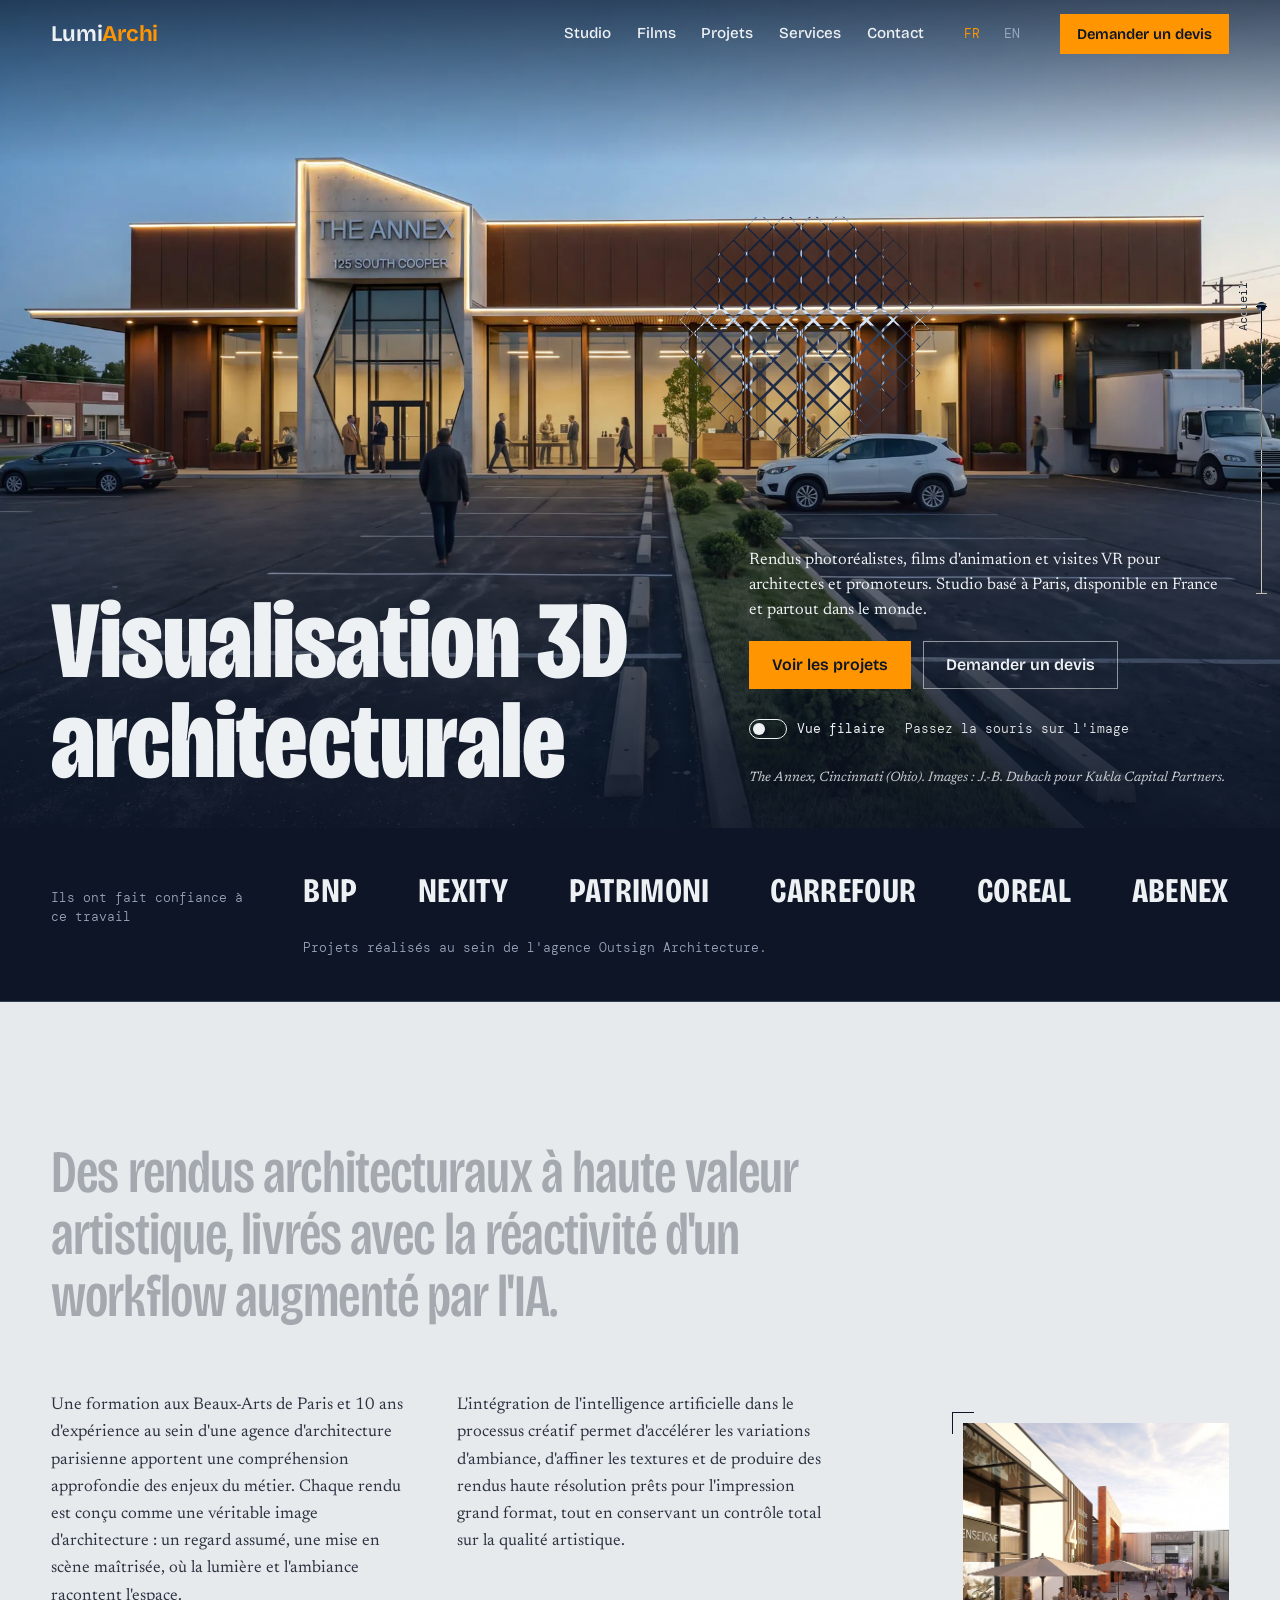
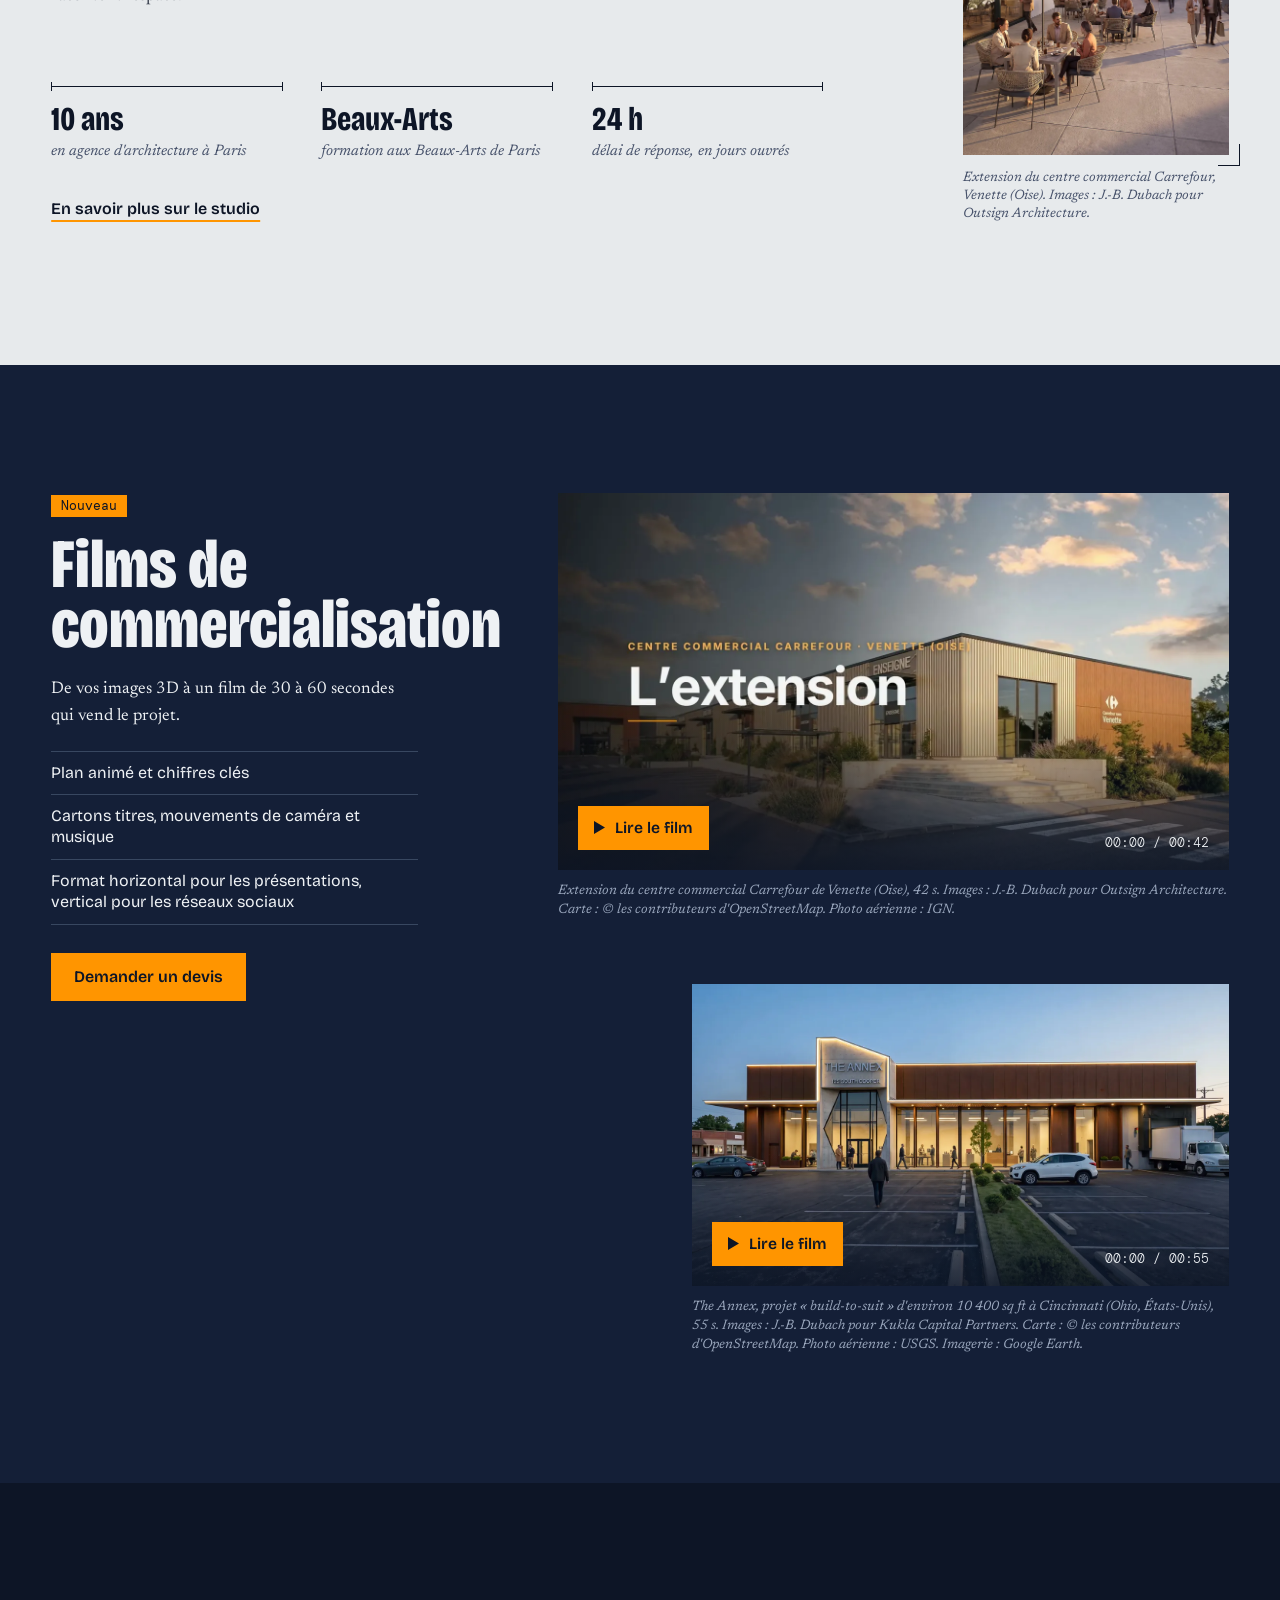
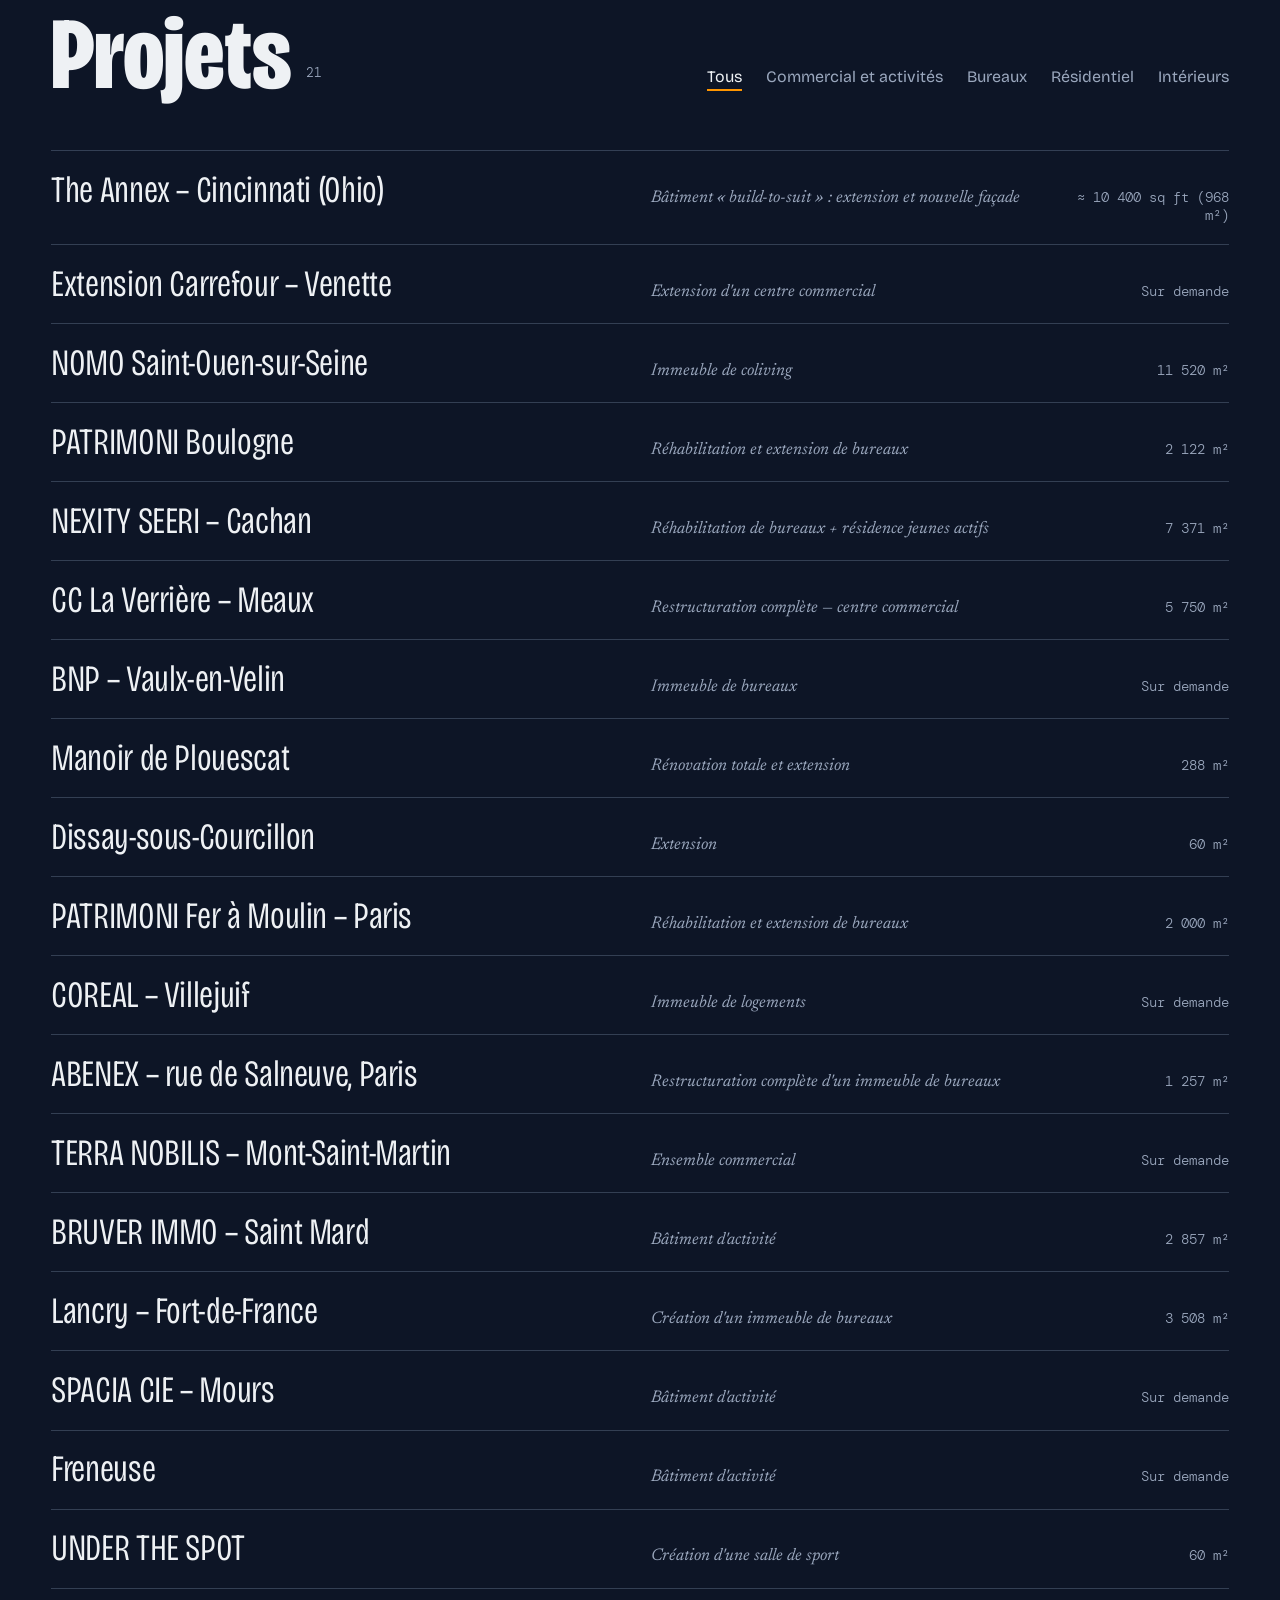
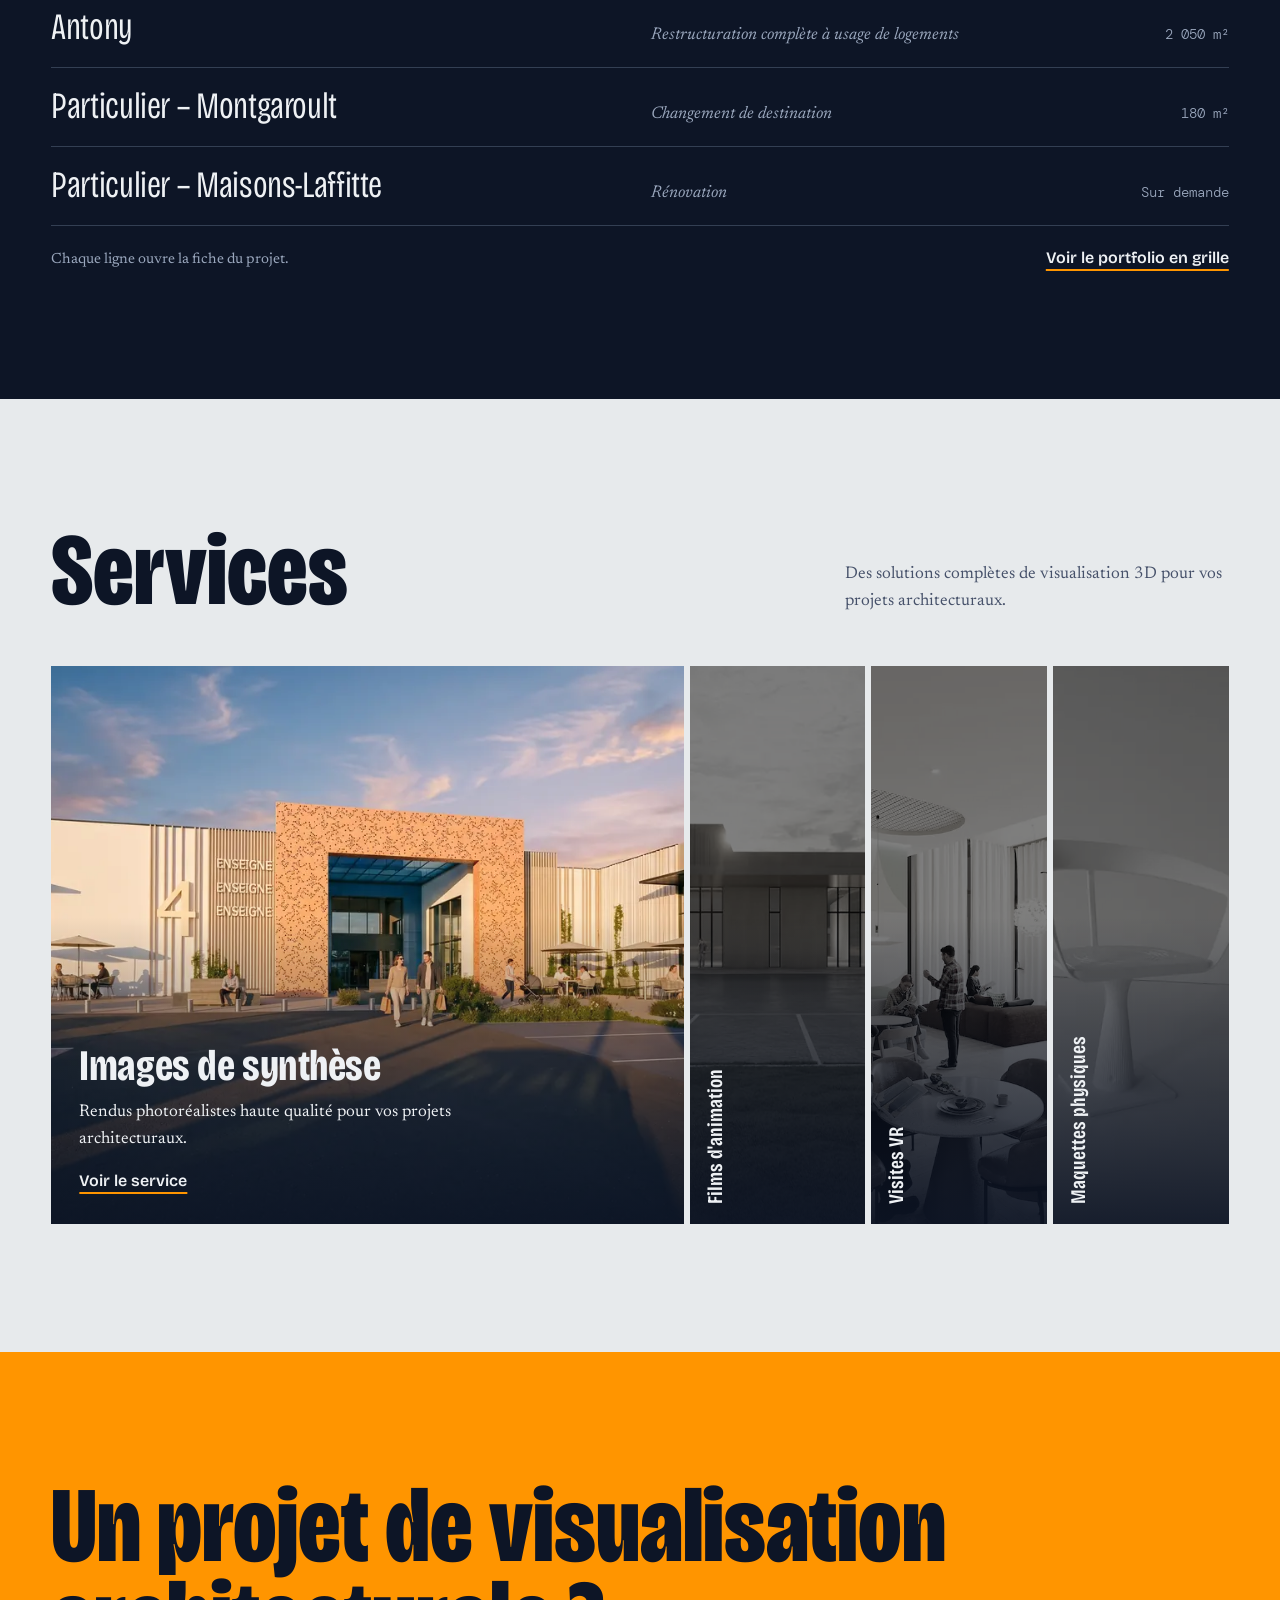
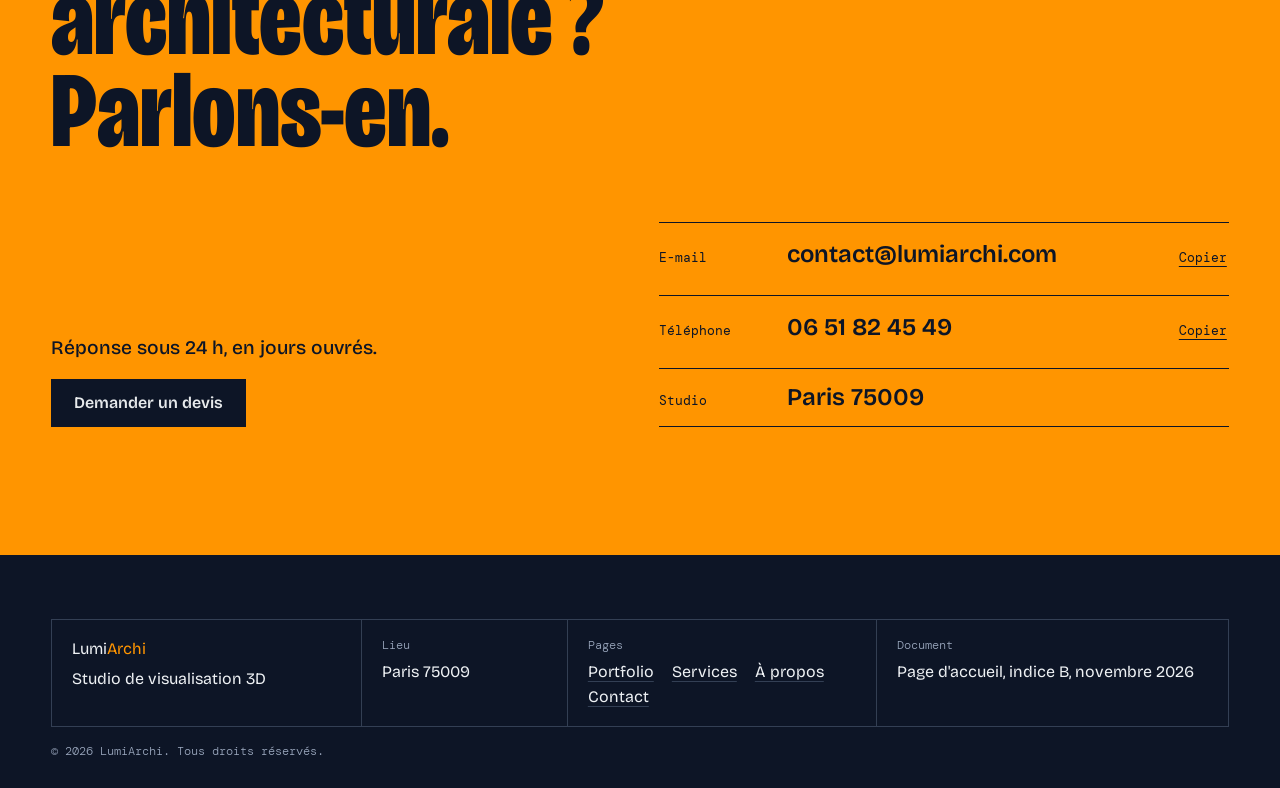
<file: index.html>
<!DOCTYPE html>
<html lang="fr">
<head>
<meta charset="utf-8">
<meta name="viewport" content="width=device-width, initial-scale=1.0">
<title>LumiArchi — Visualisation 3D Architecturale | Paris 75009</title>
<meta name="description" content="LumiArchi : studio de visualisation 3D architecturale à Paris. Formation Beaux-Arts, 10 ans d'agence, workflow IA maîtrisé. Rendus photoréalistes, films d'animation, visites VR. Architectes, promoteurs, bureaux d'études.">
<meta name="keywords" content="visualisation 3D, rendu architectural, archviz, Paris, images de synthèse, animation 3D, visite VR, BNP, NEXITY, PATRIMONI, Outsign">
<link rel="canonical" href="https://lumiarchi.com/index.html">
<meta property="og:title" content="LumiArchi — Visualisation 3D Architecturale | Paris">
<meta property="og:description" content="Rendus photoréalistes, animations 3D et visites VR pour architectes et promoteurs.">
<meta property="og:type" content="website">
<meta property="og:url" content="https://lumiarchi.com/">
<meta property="og:image" content="https://lumiarchi.com/images/pub--7.jpg">
<script type="application/ld+json">
{"@context":"https://schema.org","@type":"ProfessionalService","name":"LumiArchi","image":"https://lumiarchi.com/images/pub--7.jpg","@id":"https://lumiarchi.com","url":"https://lumiarchi.com","telephone":"+33651824549","email":"contact@lumiarchi.com","address":{"@type":"PostalAddress","addressLocality":"Paris","postalCode":"75009","addressCountry":"FR"},"areaServed":"FR","serviceType":["Visualisation 3D architecturale","Images de synthèse","Films d'animation 3D","Visites VR","Maquettes physiques"]}
</script>
<script type="application/ld+json">
{"@context":"https://schema.org","@type":"VideoObject","name":"Film de commercialisation — The Annex, Cincinnati (Ohio)","description":"Film de commercialisation de 55 secondes réalisé par LumiArchi à partir des images 3D du projet : situation sur la carte et la photo aérienne, emprise du nouveau bâtiment, chiffres clés, trois propositions de façade, vue de l'entrée et vue de face au crépuscule.","thumbnailUrl":"https://lumiarchi.com/images/annex-film-poster.jpg","uploadDate":"2026-11-08","duration":"PT55S","contentUrl":"https://lumiarchi.com/video/annex-film-commercialisation.mp4","inLanguage":"en","publisher":{"@type":"Organization","name":"LumiArchi","url":"https://lumiarchi.com"}}
</script>
<script type="application/ld+json">
{"@context":"https://schema.org","@type":"VideoObject","name":"Film de commercialisation — extension du centre commercial Carrefour de Venette","description":"Film de commercialisation de 42 secondes réalisé par LumiArchi à partir des images 3D du projet : situation sur la carte et la photo aérienne, emprise des 7 cellules commerciales, chiffres clés, vues du parvis, des terrasses et des ombrières photovoltaïques.","thumbnailUrl":"https://lumiarchi.com/images/venette-film-poster.jpg","uploadDate":"2026-11-05","duration":"PT42S","contentUrl":"https://lumiarchi.com/video/venette-film-commercialisation.mp4","inLanguage":"fr","publisher":{"@type":"Organization","name":"LumiArchi","url":"https://lumiarchi.com"}}
</script>
<link rel="preconnect" href="https://fonts.googleapis.com">
<link rel="preconnect" href="https://fonts.gstatic.com" crossorigin>
<link rel="preload" as="image" href="a/hero.webp" fetchpriority="high">
<link rel="stylesheet" href="https://fonts.googleapis.com/css2?family=Bricolage+Grotesque:opsz,wdth,wght@12..96,75..100,200..800&family=DM+Mono:wght@300;400&family=Newsreader:ital,opsz,wght@0,6..72,200..800;1,6..72,200..800&display=swap">
<script>document.documentElement.classList.add('js')</script>
<style>
/* Planche d'architecte : grille de 12 colonnes calée à gauche, traits de cote et repères de coupe.
   Un seul geste fort, la lumière qui révèle le filaire ; tout le reste répond au geste du visiteur. */
:root{
  --nuit:#0d1526;      /* heure bleue : le fond */
  --nuit-2:#141f37;    /* surface de nuit */
  --calque:#e7eaec;    /* papier calque, froid */
  --encre:#0d1526;     /* texte sur calque et sur lumière */
  --encre-2:#46516a;   /* texte secondaire sur calque */
  --lumiere:#ff9500;   /* l'orange LumiArchi */
  --trait:#b9d4f5;     /* trait de plan */
  --texte:#eef1f4;     /* texte sur nuit */
  --sourdine:#9aa7bd;  /* texte secondaire sur nuit */
  --ligne:color-mix(in srgb,var(--trait) 22%,transparent);
  --ligne-encre:color-mix(in srgb,var(--encre) 24%,transparent);
  --f-titre:"Bricolage Grotesque","Arial Narrow","Helvetica Neue",Arial,sans-serif;
  --f-texte:"Newsreader",Georgia,"Times New Roman",serif;
  --f-cote:"DM Mono",ui-monospace,"SFMono-Regular",Menlo,Consolas,monospace;
  --gut:clamp(16px,4vw,56px);
  --ease:cubic-bezier(.2,.7,.1,1);
  color-scheme:dark;
}
*,*::before,*::after{box-sizing:border-box}
[hidden]{display:none!important}
body{margin:0}
img{max-width:100%}
html{scroll-behavior:smooth;-webkit-text-size-adjust:100%}
body{background:var(--nuit);color:var(--texte);font-family:var(--f-texte);font-size:1.0625rem;line-height:1.6;overflow-x:clip}
h1,h2,h3,p,ul,ol,dl,dd,figure{margin:0}
ul,ol{padding:0;list-style:none}
h1,h2,h3{text-wrap:balance}
a{color:inherit}
button{font:inherit;color:inherit}
img,video{display:block}
:focus-visible{outline:2px solid var(--lumiere);outline-offset:3px}
section[id]{scroll-margin-top:68px}
.wrap{max-width:1440px;margin-inline:auto;padding-left:max(var(--gut),env(safe-area-inset-left,0px));padding-right:max(var(--gut),env(safe-area-inset-right,0px))}
.vh{position:absolute;width:1px;height:1px;overflow:hidden;clip-path:inset(50%);white-space:nowrap}

/* ---------- Boutons ---------- */
.btn{display:inline-flex;align-items:center;justify-content:center;min-height:48px;padding:0 22px;font:600 1rem/1 var(--f-titre);text-decoration:none;border:1px solid transparent;cursor:pointer;transition:background .25s,color .25s,border-color .25s}
.btn-lum{background:var(--lumiere);color:var(--encre)}
.btn-lum:hover{background:var(--texte)}
.btn-fil{border-color:color-mix(in srgb,var(--texte) 55%,transparent);color:var(--texte)}
.btn-fil:hover{border-color:var(--lumiere);color:var(--lumiere)}
.btn-encre{background:var(--encre);color:var(--calque)}
.btn-encre:hover{background:var(--nuit-2)}

/* ---------- Navigation ---------- */
.nav{position:fixed;inset:0 0 auto;z-index:50;padding-top:env(safe-area-inset-top,0px);transition:background .4s}
.nav.scrolled{background:color-mix(in srgb,var(--nuit) 96%,transparent);backdrop-filter:blur(10px);-webkit-backdrop-filter:blur(10px)}
.nav-in{display:flex;align-items:center;gap:clamp(14px,2.2vw,30px);height:68px}
.logo{font:650 1.4rem/1 var(--f-titre);letter-spacing:-.01em;text-decoration:none;color:var(--texte)}
.logo span{color:var(--lumiere)}
.nav-links{display:flex;gap:clamp(16px,2vw,28px);margin-left:auto}
.nav-links a{position:relative;padding:10px 0;font:500 .95rem/1 var(--f-titre);text-decoration:none;color:var(--texte)}
.nav-links a::after{content:"";position:absolute;left:0;right:0;bottom:2px;height:2px;background:var(--lumiere);transform:scaleX(0);transform-origin:left;transition:transform .35s var(--ease)}
.nav-links a:hover::after,.nav-links a:focus-visible::after{transform:scaleX(1)}
.lang{display:flex}
.lang button{min-width:40px;min-height:44px;background:none;border:0;cursor:pointer;font:400 .8rem/1 var(--f-cote);color:var(--sourdine)}
.lang button[aria-pressed="true"]{color:var(--lumiere)}
.nav .btn{min-height:40px;padding:0 16px;font-size:.92rem}
.menu-btn{display:none;min-height:44px;padding:0 4px;background:none;border:0;cursor:pointer;font:500 .95rem/1 var(--f-titre)}
.menu{position:fixed;inset:0;z-index:49;background:var(--nuit);display:flex;flex-direction:column;justify-content:center;gap:6px;padding-top:68px}
.menu a{font:700 condensed clamp(2.2rem,11vw,3.6rem)/1.05 var(--f-titre);text-decoration:none;padding:6px 0}
.menu a:active{color:var(--lumiere)}
@media (max-width:900px){
  .nav-links,.nav .btn{display:none}
  .lang{margin-left:auto}
  .menu-btn{display:inline-flex;align-items:center}
}

/* ---------- Hero ---------- */
.hero{position:relative;height:min(92svh,980px);min-height:560px;background:var(--nuit);overflow:hidden;isolation:isolate}
.hero-img,.hero-fx{position:absolute;inset:0;width:100%;height:100%;max-width:none}
.hero-img{object-fit:cover;object-position:50% 55%}
.js .hero:not(.is-on) .hero-img{opacity:0}
.hero-fx{z-index:1;pointer-events:none}
.hero::after{content:"";position:absolute;inset:0;z-index:2;pointer-events:none;
  background:linear-gradient(180deg,color-mix(in srgb,var(--nuit) 66%,transparent) 0,transparent 20%,transparent 40%,color-mix(in srgb,var(--nuit) 86%,transparent) 100%)}
.hero-in{position:absolute;inset:0;z-index:3;display:grid;grid-template-columns:minmax(0,auto) minmax(0,30rem);justify-content:space-between;align-items:end;column-gap:clamp(24px,4vw,64px);row-gap:20px;align-content:end;padding-bottom:clamp(22px,4.5vh,46px)}
.hero h1{font:800 condensed clamp(3rem,8.6vw,8.6rem)/.84 var(--f-titre);letter-spacing:0}
.hero h1 .l{display:block;overflow:hidden;padding:.1em 0 .07em;margin:-.1em 0 -.07em}
.hero h1 i{display:inline-block;font-style:normal}
.js .hero h1 i{animation:monte 1s var(--ease) .15s both}
.js .hero h1 .l + .l i{animation-delay:.27s}
@keyframes monte{from{transform:translateY(112%)}}
.hero-foot{display:grid;gap:18px;justify-items:start;min-width:0}
.js .hero-foot{animation:fondu .9s ease .55s both}
@keyframes fondu{from{opacity:0}}
.lead{font-size:clamp(1rem,1.3vw,1.18rem);line-height:1.5}
.cta{display:flex;flex-wrap:wrap;gap:12px}
.hud{display:flex;flex-wrap:wrap;align-items:center;gap:2px 20px;font:300 .8rem/1.4 var(--f-cote);color:var(--texte)}
.hud-etat{display:none;min-height:1.4em}
.js .hud-etat{display:block}
.hud-etat b{font-weight:400;color:var(--lumiere);font-variant-numeric:tabular-nums}
.bascule{display:inline-flex;align-items:center;gap:10px;min-height:44px;padding:0;background:none;border:0;cursor:pointer;font:400 .8rem/1 var(--f-cote)}
.bascule .sw{position:relative;width:38px;height:20px;border:1px solid var(--texte);border-radius:20px}
.bascule .sw::after{content:"";position:absolute;left:3px;top:3px;width:12px;height:12px;border-radius:50%;background:var(--texte);transition:transform .3s var(--ease),background .3s}
.bascule[aria-pressed="true"] .sw{border-color:var(--lumiere)}
.bascule[aria-pressed="true"] .sw::after{transform:translateX(18px);background:var(--lumiere)}
.credit{font:italic 400 .85rem/1.35 var(--f-texte);color:color-mix(in srgb,var(--texte) 84%,transparent)}
@media (max-width:1000px){
  .hero-in{grid-template-columns:minmax(0,1fr)}
  .hero-foot{max-width:34rem}
}
@media (max-width:760px){
  .hero-img{object-position:20% 55%}   /* téléphone : cadré sur le sas d'entrée */
  .si-fin{display:none}
  .hero::after{background:linear-gradient(180deg,color-mix(in srgb,var(--nuit) 66%,transparent) 0,transparent 18%,transparent 26%,color-mix(in srgb,var(--nuit) 82%,transparent) 52%,color-mix(in srgb,var(--nuit) 94%,transparent) 100%)}
}
@media (hover:none){.si-fin{display:none}}

/* ---------- Références ---------- */
.clients{background:var(--nuit);border-bottom:1px solid var(--ligne)}
.clients-in{display:grid;grid-template-columns:minmax(0,13rem) minmax(0,1fr);gap:12px 44px;align-items:baseline;padding-block:clamp(26px,3.4vw,44px)}
.clients p{font:300 .8rem/1.5 var(--f-cote);color:var(--sourdine)}
.clients ul{display:flex;flex-wrap:wrap;justify-content:space-between;gap:8px 28px;font:700 condensed clamp(1.35rem,2.7vw,2.3rem)/1.1 var(--f-titre);letter-spacing:.01em}
.clients .note{grid-column:2}
@media (max-width:760px){.clients-in{grid-template-columns:minmax(0,1fr)}.clients .note{grid-column:1}.clients ul{justify-content:flex-start}}

/* ---------- Studio ---------- */
.studio{background:var(--calque);color:var(--encre)}
.studio-in{display:grid;grid-template-columns:repeat(12,minmax(0,1fr));column-gap:clamp(20px,3vw,48px);row-gap:clamp(40px,6vw,72px);padding-block:clamp(72px,11vw,168px)}
.studio-main{grid-column:1/span 8;min-width:0}
.manif{font:500 condensed clamp(1.95rem,4.7vw,4.5rem)/1.03 var(--f-titre);letter-spacing:-.015em;text-wrap:pretty}
.manif .w{transition:opacity .6s ease}
.js .manif .w{opacity:.3}
.js .manif .w.on{opacity:1}
.studio-cols{display:grid;grid-template-columns:repeat(2,minmax(0,1fr));gap:clamp(20px,3vw,44px);margin-top:clamp(36px,5vw,64px);max-width:60rem}
.studio-cols p{color:color-mix(in srgb,var(--encre) 86%,transparent)}
.lien{display:inline-block;margin-top:clamp(24px,3vw,36px);font:600 1rem/1.2 var(--f-titre);text-decoration:underline;text-decoration-thickness:2px;text-underline-offset:6px;text-decoration-color:var(--lumiere)}
.lien:hover{text-decoration-color:currentColor}
.faits{display:grid;grid-template-columns:repeat(3,minmax(0,1fr));gap:clamp(18px,3vw,40px);margin-top:clamp(40px,6vw,76px);max-width:60rem}
.faits li{position:relative;padding-top:16px;border-top:1px solid var(--encre)}
.faits li::before,.faits li::after{content:"";position:absolute;top:-5px;width:1px;height:9px;background:var(--encre)}
.faits li::before{left:0}.faits li::after{right:0}
.faits b{display:block;font:700 condensed clamp(1.5rem,2.6vw,2.2rem)/1 var(--f-titre)}
.faits span{display:block;margin-top:6px;font-style:italic;font-size:.95rem;line-height:1.35;color:var(--encre-2)}
.cadre{grid-column:10/span 3;align-self:end;min-width:0}
.cadre .im{position:relative}
.cadre .im::before,.cadre .im::after{content:"";position:absolute;width:22px;height:22px;border:1px solid var(--encre);pointer-events:none}
.cadre .im::before{left:-11px;top:-11px;border-right:0;border-bottom:0}
.cadre .im::after{right:-11px;bottom:-11px;border-left:0;border-top:0}
.cadre img{width:100%;height:auto;aspect-ratio:4/5;object-fit:cover}
.cadre figcaption{margin-top:14px;font-style:italic;font-size:.85rem;line-height:1.35;color:var(--encre-2)}
@media (max-width:1000px){
  .studio-main{grid-column:1/-1}
  .cadre{grid-column:1/span 7}
}
@media (max-width:640px){
  .studio-cols,.faits{grid-template-columns:minmax(0,1fr)}
  .cadre{grid-column:1/-1;padding-inline:11px}
}

/* ---------- Projets ---------- */
.projets{background:var(--nuit);padding-block:clamp(72px,10vw,150px)}
.sec-tete{display:flex;flex-wrap:wrap;align-items:flex-end;justify-content:space-between;gap:18px 40px;margin-bottom:clamp(26px,4vw,54px)}
.titre{font:800 condensed clamp(2.7rem,8vw,7rem)/.86 var(--f-titre);letter-spacing:0}
.sec-tete .cpt{font:300 .8rem/1 var(--f-cote);color:var(--sourdine);margin-left:14px;letter-spacing:0;vertical-align:.9em;font-variant-numeric:tabular-nums}
.filtres{display:flex;flex-wrap:wrap;gap:0 24px}
.filtres button{position:relative;min-height:44px;padding:0;background:none;border:0;cursor:pointer;font:400 1rem/1 var(--f-titre);color:var(--sourdine);transition:color .25s}
.filtres button::after{content:"";position:absolute;left:0;right:0;bottom:8px;height:2px;background:var(--lumiere);transform:scaleX(0);transform-origin:left;transition:transform .35s var(--ease)}
.filtres button:hover,.filtres button[aria-pressed="true"]{color:var(--texte)}
.filtres button[aria-pressed="true"]::after{transform:scaleX(1)}
.plist{border-top:1px solid var(--ligne)}
.prow{display:grid;grid-template-rows:1fr;overflow:hidden;transition:grid-template-rows .5s var(--ease),opacity .35s ease,visibility 0s}
.prow.off{grid-template-rows:0fr;opacity:0;visibility:hidden;transition:grid-template-rows .5s var(--ease),opacity .25s ease,visibility 0s .5s}
.prow a{position:relative;min-height:0;display:grid;grid-template-columns:minmax(0,1.5fr) minmax(0,1fr) 10.5rem;gap:8px 28px;align-items:baseline;padding:clamp(13px,1.45vw,21px) 0;border-bottom:1px solid var(--ligne);text-decoration:none;transition:padding-left .45s var(--ease),opacity .3s ease}
.prow.off a{padding-block:0;border-bottom-width:0}
.prow a::before{content:"";position:absolute;left:0;top:50%;width:16px;height:2px;background:var(--lumiere);transform:scaleX(0);transform-origin:left;transition:transform .4s var(--ease)}
.prow .t{font:300 condensed clamp(1.4rem,2.9vw,2.6rem)/1.06 var(--f-titre);letter-spacing:-.01em;transition:font-weight .4s var(--ease)}
.prow .p{font-style:italic;line-height:1.35;color:var(--sourdine)}
.prow .s{font:300 .85rem/1.35 var(--f-cote);text-align:right;font-variant-numeric:tabular-nums;color:var(--sourdine)}
.prow .th{display:none}
.prow a:focus-visible{outline-offset:-2px;padding-left:28px}
.prow a:focus-visible::before{transform:scaleX(1)}
.prow a:focus-visible .t{font-weight:700}
@media (hover:hover) and (pointer:fine){
  .plist:hover .prow a{opacity:.36}
  .plist .prow a:hover{opacity:1;padding-left:28px}
  .prow a:hover::before{transform:scaleX(1)}
  .prow a:hover .t{font-weight:700}
}
.plist-pied{display:flex;flex-wrap:wrap;justify-content:space-between;gap:12px 32px;margin-top:22px;font-size:.92rem;color:var(--sourdine)}
.plist-pied .lien{margin-top:0;color:var(--texte)}
.peek{position:fixed;left:0;top:0;z-index:40;width:clamp(260px,30vw,480px);pointer-events:none;will-change:transform}
.peek .clip{aspect-ratio:3/2;overflow:hidden;background:var(--nuit-2);clip-path:inset(0 100% 0 0);transition:clip-path .45s var(--ease)}
.peek.on .clip{clip-path:inset(0)}
.peek img{width:100%;height:100%;object-fit:cover}
/* téléphone et tactile : même liste que sur ordinateur ; l'image du projet au milieu de l'écran s'affiche en bas, à la place du survol */
@media (max-width:820px),(hover:none){
  .prow a{grid-template-columns:minmax(0,1fr) auto;column-gap:16px;row-gap:2px}
  .prow .t{grid-column:1/-1}
  .prow .p{font-size:.95rem}
  .prow.vu a{padding-left:28px}
  .prow.vu a::before{transform:scaleX(1)}
  .prow.vu .t{font-weight:700}
  .plist.suit .prow:not(.vu) a{opacity:.42}
  .peek{left:auto;top:auto;right:12px;bottom:calc(12px + env(safe-area-inset-bottom,0px));width:min(62vw,320px);transform:none!important}
}

/* ---------- Films ---------- */
.films{background:var(--nuit-2);padding-block:clamp(72px,10vw,150px)}
.films-in{display:grid;grid-template-columns:repeat(12,minmax(0,1fr));column-gap:clamp(20px,3vw,48px);row-gap:40px;align-items:start}
.films-txt{grid-column:1/span 4;position:sticky;top:104px;min-width:0}
.etiq{display:inline-block;margin-bottom:18px;padding:5px 10px;background:var(--lumiere);color:var(--encre);font:400 .8rem/1 var(--f-cote)}
.films-txt .titre{font-size:clamp(2.4rem,5.4vw,5rem)}
.films-txt p{margin-top:22px;max-width:26rem}
.films-txt ul{margin:20px 0 28px;border-top:1px solid var(--ligne)}
.films-txt li{padding:11px 0;border-bottom:1px solid var(--ligne);font:400 1rem/1.3 var(--f-titre)}
.films-liste{grid-column:6/span 7;display:grid;gap:clamp(36px,5vw,76px);min-width:0}
.film:nth-child(2){width:80%;margin-left:auto}
.film-fr{position:relative;aspect-ratio:16/9;max-width:100%;background:var(--nuit);overflow:hidden}
.film-fr img,.film-fr video{position:absolute;inset:0;width:100%;height:100%;max-width:none;object-fit:cover}
.film-fr video{opacity:0;transition:opacity .4s ease}
.film.joue .film-fr video{opacity:1}
.film-btn{position:absolute;inset:0;width:100%;display:flex;align-items:flex-end;justify-content:space-between;gap:12px;padding:clamp(12px,1.6vw,20px);background:linear-gradient(180deg,transparent 55%,color-mix(in srgb,var(--nuit) 80%,transparent) 100%);border:0;cursor:pointer;text-align:left}
.film-btn:focus-visible{outline-offset:-4px}
.chip{display:inline-flex;align-items:center;gap:10px;min-height:44px;padding:0 16px;background:var(--lumiere);color:var(--encre);font:600 .98rem/1 var(--f-titre);transition:background .25s}
.film-btn:hover .chip{background:var(--texte)}
.chip svg{width:11px;height:13px;fill:currentColor}
.tc{font:300 .8rem/1 var(--f-cote);font-variant-numeric:tabular-nums;color:var(--texte)}
.film-bar{position:absolute;left:0;right:0;bottom:0;height:3px;background:var(--lumiere);transform:scaleX(0);transform-origin:left;pointer-events:none}
.film figcaption{margin-top:12px;max-width:44rem;font-style:italic;font-size:.85rem;line-height:1.4;color:var(--sourdine)}
@media (max-width:1000px){
  .films-txt{grid-column:1/-1;position:static}
  .films-liste{grid-column:1/-1}
  .film:nth-child(2){width:100%}
}
.cine{width:min(1180px,94vw);max-width:none;padding:0;border:0;background:var(--nuit);color:var(--texte);overflow:visible}
.cine::backdrop{background:color-mix(in srgb,var(--nuit) 90%,transparent)}
.cine video{width:100%;height:auto;max-height:82vh;background:var(--nuit)}
.cine-x{position:absolute;right:0;top:-48px;min-width:44px;min-height:44px;background:none;border:0;cursor:pointer;font:500 .95rem/1 var(--f-titre)}

/* ---------- Services ---------- */
.services{background:var(--calque);color:var(--encre);padding-block:clamp(72px,10vw,150px)}
.services .sec-tete p{max-width:24rem;color:var(--encre-2)}
.volets{display:flex;gap:6px;height:clamp(440px,62vh,620px)}
.volet{position:relative;flex:1 1 0;min-width:0;overflow:hidden;background:var(--nuit);color:var(--texte);transition:flex-grow .8s var(--ease)}
.volet.on{flex-grow:3.6}
.volet>img{position:absolute;inset:0;width:100%;height:100%;max-width:none;object-fit:cover;filter:saturate(.2) brightness(.5);transform:scale(1.07);transition:filter .7s ease,transform 1.3s var(--ease)}
.volet.on>img{filter:none;transform:none}
.volet::after{content:"";position:absolute;inset:0;background:linear-gradient(180deg,transparent 45%,color-mix(in srgb,var(--nuit) 88%,transparent) 100%);pointer-events:none}
.volet-hit{position:absolute;inset:0;z-index:2;width:100%;background:none;border:0;cursor:pointer}
.volet-hit:focus-visible{outline-offset:-4px}
.volet-v{position:absolute;left:16px;bottom:20px;z-index:1;writing-mode:vertical-rl;transform:rotate(180deg);font:600 condensed 1.3rem/1 var(--f-titre);white-space:nowrap;transition:opacity .3s ease}
.volet.on .volet-v{opacity:0}
.volet-corps{position:absolute;left:0;bottom:0;z-index:3;width:min(34rem,46vw);padding:clamp(18px,2.2vw,30px);opacity:0;visibility:hidden;transform:translateY(16px);transition:opacity .3s ease,transform .5s var(--ease),visibility 0s .3s;pointer-events:none}
.volet.on .volet-corps{opacity:1;visibility:visible;transform:none;transition:opacity .45s ease .28s,transform .6s var(--ease) .28s,visibility 0s}
.volet-corps h3{font:700 condensed clamp(1.9rem,3.4vw,3.1rem)/1 var(--f-titre);letter-spacing:-.01em}
.volet-corps p{margin:10px 0 16px;max-width:26rem}
.volet-corps a{pointer-events:auto;font:600 1rem/1.2 var(--f-titre);text-decoration:underline;text-decoration-thickness:2px;text-underline-offset:6px;text-decoration-color:var(--lumiere)}
.volet-corps a:hover{color:var(--lumiere)}
/* téléphone : les mêmes volets, empilés ; on touche un volet pour l'ouvrir */
@media (max-width:900px){
  .volets{flex-direction:column;height:auto}
  .volet{flex:none;height:64px;transition:height .7s var(--ease)}
  .volet.on{height:clamp(340px,96vw,520px)}
  .volet-v{left:16px;right:16px;top:50%;bottom:auto;writing-mode:horizontal-tb;transform:translateY(-50%)}
  .volet-corps{width:100%}
}

/* ---------- Contact ---------- */
.contact{background:var(--lumiere);color:var(--encre);padding-block:clamp(72px,10vw,150px)}
.contact :focus-visible{outline-color:var(--encre)}
.contact h2{font:800 condensed clamp(2.6rem,8.4vw,7.8rem)/.86 var(--f-titre);letter-spacing:0;max-width:21ch;text-wrap:balance}
.contact h2 span{display:block}
.contact-bas{display:grid;grid-template-columns:repeat(12,minmax(0,1fr));column-gap:clamp(20px,3vw,48px);row-gap:36px;margin-top:clamp(36px,5vw,72px);align-items:end}
.contact-cta{grid-column:1/span 5;display:grid;gap:18px;justify-items:start}
.contact-cta p{font:500 1.2rem/1.3 var(--f-titre)}
.coord{grid-column:7/span 6;border-top:1px solid var(--encre)}
.coord div{display:grid;grid-template-columns:7rem minmax(0,1fr) auto;gap:6px 16px;align-items:baseline;padding:14px 0;border-bottom:1px solid var(--encre)}
.coord dt{font:400 .8rem/1.4 var(--f-cote)}
.coord dd{font:600 clamp(1.1rem,1.9vw,1.5rem)/1.2 var(--f-titre);overflow-wrap:anywhere;user-select:all;-webkit-user-select:all}
.copie{min-height:44px;padding:0 2px;background:none;border:0;cursor:pointer;font:400 .8rem/1 var(--f-cote);text-decoration:underline;text-underline-offset:4px}
@media (max-width:900px){.contact-cta,.coord{grid-column:1/-1}}
@media (max-width:480px){.coord div{grid-template-columns:minmax(0,1fr) auto}.coord dt{grid-column:1/-1}}

/* ---------- Cartouche ---------- */
.pied{background:var(--nuit);padding-block:clamp(36px,5vw,64px) 28px}
.cartouche{display:grid;grid-template-columns:1.5fr 1fr 1.5fr 1.7fr;border:1px solid var(--ligne)}
.cartouche>div{padding:18px 20px;border-right:1px solid var(--ligne);min-width:0}
.cartouche>div:last-child{border-right:0}
.cartouche small{display:block;margin-bottom:8px;font:300 .75rem/1.3 var(--f-cote);color:var(--sourdine)}
.cartouche p,.cartouche li{font:400 1rem/1.4 var(--f-titre)}
.cartouche ul{display:flex;flex-wrap:wrap;gap:2px 18px}
.cartouche a{text-underline-offset:4px;text-decoration-color:var(--ligne)}
.cartouche a:hover{text-decoration-color:var(--lumiere)}
.droits{margin-top:16px;font:300 .75rem/1.4 var(--f-cote);color:var(--sourdine)}
@media (max-width:900px){.cartouche{grid-template-columns:repeat(2,minmax(0,1fr))}.cartouche>div:nth-child(2){border-right:0}.cartouche>div:nth-child(-n+2){border-bottom:1px solid var(--ligne)}}
@media (max-width:520px){.cartouche{grid-template-columns:minmax(0,1fr)}.cartouche>div{border-right:0;border-bottom:1px solid var(--ligne)}.cartouche>div:last-child{border-bottom:0}}

/* ---------- Cote de défilement ---------- */
.rail{display:none;position:fixed;right:max(18px,env(safe-area-inset-right,0px));top:50%;z-index:45;width:1px;height:32vh;margin-top:-16vh;background:currentColor;color:var(--texte);mix-blend-mode:difference;pointer-events:none;--p:0}
.rail::before,.rail::after{content:"";position:absolute;left:-5px;width:11px;height:1px;background:currentColor}
.rail::before{top:0}.rail::after{bottom:0}
.rail i{position:absolute;left:-4px;top:calc(var(--p)*100%);width:9px;height:9px;margin-top:-4px;border-radius:50%;background:currentColor}
.rail b{position:absolute;right:12px;top:calc(var(--p)*100%);writing-mode:vertical-rl;transform:translateY(-50%) rotate(180deg);font:300 .72rem/1 var(--f-cote);white-space:nowrap}
@media (min-width:1240px){.js .rail{display:block}}

@media (prefers-reduced-motion:reduce){
  html{scroll-behavior:auto}
  *,*::before,*::after{animation-duration:.01ms!important;animation-delay:0s!important;transition-duration:.01ms!important;transition-delay:0s!important}
  .js .manif .w{opacity:1}
}
</style>
</head>
<body>
<header class="nav" id="nav">
  <div class="wrap nav-in">
    <a class="logo" href="#accueil" aria-label="LumiArchi, accueil">Lumi<span>Archi</span></a>
    <nav class="nav-links" aria-label="Sections">
      <a href="#studio" data-en="Studio">Studio</a>
      <a href="#films" data-en="Films">Films</a>
      <a href="#projets" data-en="Projects">Projets</a>
      <a href="#services" data-en="Services">Services</a>
      <a href="#contact" data-en="Contact">Contact</a>
    </nav>
    <div class="lang" role="group" aria-label="Langue">
      <button type="button" data-lang="fr" aria-pressed="true">FR</button>
      <button type="button" data-lang="en" aria-pressed="false">EN</button>
    </div>
    <a class="btn btn-lum" href="contact.html" data-en="Request a quote">Demander un devis</a>
    <button class="menu-btn" id="menuBtn" type="button" aria-expanded="false" aria-controls="menu" data-en="Menu">Menu</button>
  </div>
</header>
<nav class="menu wrap" id="menu" aria-label="Menu" hidden>
  <a href="#studio" data-en="Studio">Studio</a>
  <a href="#films" data-en="Films">Films</a>
  <a href="#projets" data-en="Projects">Projets</a>
  <a href="#services" data-en="Services">Services</a>
  <a href="#contact" data-en="Contact">Contact</a>
</nav>

<main>
<section class="hero" id="accueil" data-rail="Accueil" data-rail-en="Home">
  <img class="hero-img" src="a/hero.webp" width="1920" height="1288" alt="The Annex à Cincinnati, vue de face au crépuscule : façade vitrée éclairée, bardage brun et parking au premier plan." fetchpriority="high">
  <canvas class="hero-fx" aria-hidden="true"></canvas>
  <div class="wrap hero-in">
    <h1><span class="l"><i data-en="Architectural">Visualisation 3D</i></span><span class="l"><i data-en="3D visualization">architecturale</i></span></h1>
    <div class="hero-foot">
      <p class="lead" data-en="Photorealistic renders, animation films and VR tours for architects and property developers. Paris-based studio, available across France and worldwide.">Rendus photoréalistes, films d'animation et visites VR pour architectes et promoteurs. Studio basé à Paris, disponible en France et partout dans le monde.</p>
      <div class="cta">
        <a class="btn btn-lum" href="#projets" data-en="View the projects">Voir les projets</a>
        <a class="btn btn-fil" href="contact.html" data-en="Request a quote">Demander un devis</a>
      </div>
      <div class="hud">
        <button class="bascule" id="filT" type="button" aria-pressed="false"><span class="sw" aria-hidden="true"></span><span data-en="Wireframe view">Vue filaire</span></button>
        <p class="hud-etat"><span id="hudS"><span data-en="Rendering the image">Calcul de l'image</span> <b id="hudP">0 %</b></span><span id="hudH" class="si-fin" hidden data-en="Move the mouse over the image">Passez la souris sur l'image</span></p>
      </div>
      <p class="credit" data-en="The Annex, Cincinnati (Ohio). Renders: J.-B. Dubach for Kukla Capital Partners.">The Annex, Cincinnati (Ohio). Images : J.-B. Dubach pour Kukla Capital Partners.</p>
    </div>
  </div>
</section>

<section class="clients" aria-label="Références">
  <div class="wrap clients-in">
    <p data-en="Clients behind this work">Ils ont fait confiance à ce travail</p>
    <ul><li>BNP</li><li>NEXITY</li><li>PATRIMONI</li><li>CARREFOUR</li><li>COREAL</li><li>ABENEX</li></ul>
    <p class="note" data-en="Projects produced within the Outsign Architecture studio.">Projets réalisés au sein de l'agence Outsign Architecture.</p>
  </div>
</section>

<section class="studio" id="studio" data-rail="Studio" data-rail-en="Studio">
  <div class="wrap studio-in">
    <div class="studio-main">
      <h2 class="manif" id="manif" data-en="Architectural renders with a strong artistic eye, delivered with the speed of an AI-augmented workflow.">Des rendus architecturaux à haute valeur artistique, livrés avec la réactivité d'un workflow augmenté par l'IA.</h2>
      <div class="studio-cols">
        <p data-en="A Beaux-Arts education and 10 years within a Paris architecture studio bring a deep understanding of the profession. Each render is conceived as a true architectural image: a deliberate viewpoint, controlled staging, where light and mood tell the space.">Une formation aux Beaux-Arts de Paris et 10 ans d'expérience au sein d'une agence d'architecture parisienne apportent une compréhension approfondie des enjeux du métier. Chaque rendu est conçu comme une véritable image d'architecture : un regard assumé, une mise en scène maîtrisée, où la lumière et l'ambiance racontent l'espace.</p>
        <p data-en="Generative AI is integrated into the process as a controlled extension of the creative workflow. It makes it possible to explore mood variations, refine textures and deliver high-resolution renders ready for large-format printing, while keeping full control over artistic quality.">L'intégration de l'intelligence artificielle dans le processus créatif permet d'accélérer les variations d'ambiance, d'affiner les textures et de produire des rendus haute résolution prêts pour l'impression grand format, tout en conservant un contrôle total sur la qualité artistique.</p>
      </div>
      <ul class="faits">
        <li><b data-en="10 years">10 ans</b><span data-en="in a Paris architecture studio">en agence d'architecture à Paris</span></li>
        <li><b>Beaux-Arts</b><span data-en="trained at the Beaux-Arts de Paris">formation aux Beaux-Arts de Paris</span></li>
        <li><b>24 h</b><span data-en="reply time on business days">délai de réponse, en jours ouvrés</span></li>
      </ul>
      <a class="lien" href="about.html" data-en="More about the studio">En savoir plus sur le studio</a>
    </div>
    <figure class="cadre">
      <div class="im"><img src="a/portrait.webp" width="1100" height="1366" loading="lazy" alt="Terrasses de l'extension du centre commercial de Venette en fin de journée, clients attablés sous les parasols."></div>
      <figcaption data-en="Extension of the Carrefour shopping centre, Venette (Oise). Renders: J.-B. Dubach for Outsign Architecture.">Extension du centre commercial Carrefour, Venette (Oise). Images : J.-B. Dubach pour Outsign Architecture.</figcaption>
    </figure>
  </div>
</section>

<section class="films" id="films" data-rail="Films" data-rail-en="Films">
  <div class="wrap films-in">
    <div class="films-txt">
      <span class="etiq" data-en="New">Nouveau</span>
      <h2 class="titre" data-en="Real-estate marketing films">Films de commercialisation</h2>
      <p data-en="From your 3D renders to a 30 to 60-second film that sells the project.">De vos images 3D à un film de 30 à 60 secondes qui vend le projet.</p>
      <ul>
        <li data-en="Animated site plan and key figures">Plan animé et chiffres clés</li>
        <li data-en="Title cards, camera moves and music">Cartons titres, mouvements de caméra et musique</li>
        <li data-en="Landscape for presentations, vertical for social media">Format horizontal pour les présentations, vertical pour les réseaux sociaux</li>
      </ul>
      <a class="btn btn-lum" href="contact.html" data-en="Request a quote">Demander un devis</a>
    </div>
    <div class="films-liste">
      <figure class="film" data-src="a/film-venette.mp4" data-d="42">
        <div class="film-fr">
          <img src="a/poster-venette.webp" width="1400" height="788" loading="lazy" alt="Affiche du film : l'extension du centre commercial Carrefour de Venette.">
          <video muted playsinline preload="none" src="a/film-venette.mp4" tabindex="-1" aria-hidden="true"></video>
          <button class="film-btn" type="button" aria-label="Lire le film Venette avec le son, 42 secondes" data-en-label="Play the Venette film with sound, 42 seconds">
            <span class="chip"><svg viewBox="0 0 11 13" aria-hidden="true"><path d="M0 0l11 6.5L0 13z"/></svg><span data-en="Play the film">Lire le film</span></span>
            <span class="tc">00:00 / 00:42</span>
          </button>
          <span class="film-bar"></span>
        </div>
        <figcaption data-en="Extension of the Carrefour shopping centre in Venette (Oise, France), 42 s. Renders: J.-B. Dubach for Outsign Architecture. Map: © OpenStreetMap contributors. Aerial photo: IGN.">Extension du centre commercial Carrefour de Venette (Oise), 42 s. Images : J.-B. Dubach pour Outsign Architecture. Carte : © les contributeurs d'OpenStreetMap. Photo aérienne : IGN.</figcaption>
      </figure>
      <figure class="film" data-src="a/film-annex.mp4" data-d="55">
        <div class="film-fr">
          <img src="a/poster-annex.webp" width="1400" height="788" loading="lazy" alt="Affiche du film : The Annex, Cincinnati, façade au crépuscule.">
          <video muted playsinline preload="none" src="a/film-annex.mp4" tabindex="-1" aria-hidden="true"></video>
          <button class="film-btn" type="button" aria-label="Lire le film The Annex avec le son, 55 secondes" data-en-label="Play The Annex film with sound, 55 seconds">
            <span class="chip"><svg viewBox="0 0 11 13" aria-hidden="true"><path d="M0 0l11 6.5L0 13z"/></svg><span data-en="Play the film">Lire le film</span></span>
            <span class="tc">00:00 / 00:55</span>
          </button>
          <span class="film-bar"></span>
        </div>
        <figcaption data-en="The Annex, a build-to-suit project of about 10,400 sq ft in Cincinnati (Ohio, USA), 55 s. Renders: J.-B. Dubach for Kukla Capital Partners. Map: © OpenStreetMap contributors. Aerial photo: USGS. Imagery: Google Earth.">The Annex, projet « build-to-suit » d'environ 10 400 sq ft à Cincinnati (Ohio, États-Unis), 55 s. Images : J.-B. Dubach pour Kukla Capital Partners. Carte : © les contributeurs d'OpenStreetMap. Photo aérienne : USGS. Imagerie : Google Earth.</figcaption>
      </figure>
    </div>
  </div>
</section>

<section class="projets" id="projets" data-rail="Projets" data-rail-en="Projects">
  <div class="wrap">
    <div class="sec-tete">
      <h2 class="titre"><span data-en="Projects">Projets</span><span class="cpt"><span id="pcpt">21</span></span></h2>
      <div class="filtres" role="group" aria-label="Filtrer les projets">
        <button type="button" data-f="all" aria-pressed="true" data-en="All">Tous</button>
        <button type="button" data-f="pub" aria-pressed="false" data-en="Commercial">Commercial et activités</button>
        <button type="button" data-f="bur" aria-pressed="false" data-en="Offices">Bureaux</button>
        <button type="button" data-f="ext" aria-pressed="false" data-en="Residential">Résidentiel</button>
        <button type="button" data-f="int" aria-pressed="false" data-en="Interiors">Intérieurs</button>
      </div>
    </div>
    <ul class="plist" id="plist">
      <li class="prow" data-c="pub"><a href="projet.html?id=the-annex" data-img="a/p-the-annex.webp"><img class="th" src="a/p-the-annex.webp" width="960" height="644" loading="lazy" alt=""><span class="t">The Annex — Cincinnati (Ohio)</span><span class="p" data-en="Build-to-suit building: extension and new façade">Bâtiment « build-to-suit » : extension et nouvelle façade</span><span class="s">≈ 10 400 sq ft (968 m²)</span></a></li>
      <li class="prow" data-c="pub"><a href="projet.html?id=venette" data-img="a/p-venette.webp"><img class="th" src="a/p-venette.webp" width="960" height="536" loading="lazy" alt=""><span class="t">Extension Carrefour — Venette</span><span class="p" data-en="Shopping centre extension">Extension d'un centre commercial</span><span class="s" data-en="On request">Sur demande</span></a></li>
      <li class="prow" data-c="int"><a href="projet.html?id=nomo" data-img="a/p-nomo.webp"><img class="th" src="a/p-nomo.webp" width="960" height="663" loading="lazy" alt=""><span class="t">NOMO Saint-Ouen-sur-Seine</span><span class="p" data-en="Coliving building">Immeuble de coliving</span><span class="s">11 520 m²</span></a></li>
      <li class="prow" data-c="bur"><a href="projet.html?id=patrimoni-boulogne" data-img="a/p-patrimoni-boulogne.webp"><img class="th" src="a/p-patrimoni-boulogne.webp" width="960" height="763" loading="lazy" alt=""><span class="t">PATRIMONI Boulogne</span><span class="p" data-en="Office refurbishment and extension">Réhabilitation et extension de bureaux</span><span class="s">2 122 m²</span></a></li>
      <li class="prow" data-c="pub"><a href="projet.html?id=nexity-cachan" data-img="a/p-nexity-cachan.webp"><img class="th" src="a/p-nexity-cachan.webp" width="960" height="657" loading="lazy" alt=""><span class="t">NEXITY SEERI — Cachan</span><span class="p" data-en="Office refurbishment and young-professionals residence">Réhabilitation de bureaux + résidence jeunes actifs</span><span class="s">7 371 m²</span></a></li>
      <li class="prow" data-c="pub"><a href="projet.html?id=meaux" data-img="a/p-meaux.webp"><img class="th" src="a/p-meaux.webp" width="960" height="568" loading="lazy" alt=""><span class="t">CC La Verrière — Meaux</span><span class="p" data-en="Full restructuring of a shopping centre">Restructuration complète — centre commercial</span><span class="s">5 750 m²</span></a></li>
      <li class="prow" data-c="bur"><a href="projet.html?id=bnp-vaulx" data-img="a/p-bnp-vaulx.webp"><img class="th" src="a/p-bnp-vaulx.webp" width="960" height="720" loading="lazy" alt=""><span class="t">BNP — Vaulx-en-Velin</span><span class="p" data-en="Office building">Immeuble de bureaux</span><span class="s" data-en="On request">Sur demande</span></a></li>
      <li class="prow" data-c="ext"><a href="projet.html?id=manoir-plouescat" data-img="a/p-manoir-plouescat.webp"><img class="th" src="a/p-manoir-plouescat.webp" width="960" height="606" loading="lazy" alt=""><span class="t">Manoir de Plouescat</span><span class="p" data-en="Full renovation and extension">Rénovation totale et extension</span><span class="s">288 m²</span></a></li>
      <li class="prow" data-c="ext"><a href="projet.html?id=dissay" data-img="a/p-dissay.webp"><img class="th" src="a/p-dissay.webp" width="960" height="472" loading="lazy" alt=""><span class="t">Dissay-sous-Courcillon</span><span class="p" data-en="Extension">Extension</span><span class="s">60 m²</span></a></li>
      <li class="prow" data-c="bur"><a href="projet.html?id=patrimoni-fer-a-moulin" data-img="a/p-patrimoni-fer-a-moulin.webp"><img class="th" src="a/p-patrimoni-fer-a-moulin.webp" width="960" height="746" loading="lazy" alt=""><span class="t">PATRIMONI Fer à Moulin — Paris</span><span class="p" data-en="Office refurbishment and extension">Réhabilitation et extension de bureaux</span><span class="s">2 000 m²</span></a></li>
      <li class="prow" data-c="ext"><a href="projet.html?id=coreal-villejuif" data-img="a/p-coreal-villejuif.webp"><img class="th" src="a/p-coreal-villejuif.webp" width="960" height="540" loading="lazy" alt=""><span class="t">COREAL — Villejuif</span><span class="p" data-en="Residential building">Immeuble de logements</span><span class="s" data-en="On request">Sur demande</span></a></li>
      <li class="prow" data-c="bur"><a href="projet.html?id=abenex" data-img="a/p-abenex.webp"><img class="th" src="a/p-abenex.webp" width="833" height="1200" loading="lazy" alt=""><span class="t">ABENEX — rue de Salneuve, Paris</span><span class="p" data-en="Full restructuring of an office building">Restructuration complète d'un immeuble de bureaux</span><span class="s">1 257 m²</span></a></li>
      <li class="prow" data-c="pub"><a href="projet.html?id=terra-nobilis" data-img="a/p-terra-nobilis.webp"><img class="th" src="a/p-terra-nobilis.webp" width="960" height="540" loading="lazy" alt=""><span class="t">TERRA NOBILIS — Mont-Saint-Martin</span><span class="p" data-en="Retail complex">Ensemble commercial</span><span class="s" data-en="On request">Sur demande</span></a></li>
      <li class="prow" data-c="pub"><a href="projet.html?id=bruver-saint-mard" data-img="a/p-bruver-saint-mard.webp"><img class="th" src="a/p-bruver-saint-mard.webp" width="960" height="486" loading="lazy" alt=""><span class="t">BRUVER IMMO — Saint Mard</span><span class="p" data-en="Light-industrial building">Bâtiment d'activité</span><span class="s">2 857 m²</span></a></li>
      <li class="prow" data-c="bur"><a href="projet.html?id=lancry" data-img="a/p-lancry.webp"><img class="th" src="a/p-lancry.webp" width="800" height="548" loading="lazy" alt=""><span class="t">Lancry — Fort-de-France</span><span class="p" data-en="New office building">Création d'un immeuble de bureaux</span><span class="s">3 508 m²</span></a></li>
      <li class="prow" data-c="pub"><a href="projet.html?id=spacia-mours" data-img="a/p-spacia-mours.webp"><img class="th" src="a/p-spacia-mours.webp" width="960" height="540" loading="lazy" alt=""><span class="t">SPACIA CIE — Mours</span><span class="p" data-en="Light-industrial building">Bâtiment d'activité</span><span class="s" data-en="On request">Sur demande</span></a></li>
      <li class="prow" data-c="pub"><a href="projet.html?id=freneuse" data-img="a/p-freneuse.webp"><img class="th" src="a/p-freneuse.webp" width="960" height="508" loading="lazy" alt=""><span class="t">Freneuse</span><span class="p" data-en="Light-industrial building">Bâtiment d'activité</span><span class="s" data-en="On request">Sur demande</span></a></li>
      <li class="prow" data-c="int"><a href="projet.html?id=under-the-spot" data-img="a/p-under-the-spot.webp"><img class="th" src="a/p-under-the-spot.webp" width="960" height="658" loading="lazy" alt=""><span class="t">UNDER THE SPOT</span><span class="p" data-en="New gym">Création d'une salle de sport</span><span class="s">60 m²</span></a></li>
      <li class="prow" data-c="ext"><a href="projet.html?id=antony" data-img="a/p-antony.webp"><img class="th" src="a/p-antony.webp" width="960" height="640" loading="lazy" alt=""><span class="t">Antony</span><span class="p" data-en="Full restructuring into housing">Restructuration complète à usage de logements</span><span class="s">2 050 m²</span></a></li>
      <li class="prow" data-c="ext"><a href="projet.html?id=montgaroult" data-img="a/p-montgaroult.webp"><img class="th" src="a/p-montgaroult.webp" width="800" height="489" loading="lazy" alt=""><span class="t">Particulier — Montgaroult</span><span class="p" data-en="Change of use">Changement de destination</span><span class="s">180 m²</span></a></li>
      <li class="prow" data-c="ext"><a href="projet.html?id=maisons-laffitte" data-img="a/p-maisons-laffitte.webp"><img class="th" src="a/p-maisons-laffitte.webp" width="800" height="450" loading="lazy" alt=""><span class="t">Particulier — Maisons-Laffitte</span><span class="p" data-en="Renovation">Rénovation</span><span class="s" data-en="On request">Sur demande</span></a></li>
    </ul>
    <div class="plist-pied">
      <p data-en="Each line opens the project page.">Chaque ligne ouvre la fiche du projet.</p>
      <a class="lien" href="portfolio.html" data-en="See the portfolio as a grid">Voir le portfolio en grille</a>
    </div>
  </div>
</section>

<section class="services" id="services" data-rail="Services" data-rail-en="Services">
  <div class="wrap">
    <div class="sec-tete">
      <h2 class="titre" data-en="Services">Services</h2>
      <p data-en="Complete 3D visualization solutions for your architectural projects.">Des solutions complètes de visualisation 3D pour vos projets architecturaux.</p>
    </div>
    <div class="volets" id="volets">
      <article class="volet on">
        <img src="a/svc-1.webp" width="1200" height="670" loading="lazy" alt="">
        <button class="volet-hit" type="button" aria-expanded="true" aria-label="Images de synthèse" data-en-label="Still renders"></button>
        <span class="volet-v" aria-hidden="true" data-en="Still renders">Images de synthèse</span>
        <div class="volet-corps">
          <h3 data-en="Still renders">Images de synthèse</h3>
          <p data-en="High-quality photorealistic renders for your architectural projects.">Rendus photoréalistes haute qualité pour vos projets architecturaux.</p>
          <a href="services.html#synthese" data-en="View the service">Voir le service</a>
        </div>
      </article>
      <article class="volet">
        <img src="a/svc-2.webp" width="1200" height="675" loading="lazy" alt="">
        <button class="volet-hit" type="button" aria-expanded="false" aria-label="Films d'animation" data-en-label="Animation films"></button>
        <span class="volet-v" aria-hidden="true" data-en="Animation films">Films d'animation</span>
        <div class="volet-corps">
          <h3 data-en="Animation films">Films d'animation</h3>
          <p data-en="Immersive 3D animations to present your spaces in motion.">Animations 3D immersives pour présenter vos espaces en mouvement.</p>
          <a href="services.html#animation" data-en="View the service">Voir le service</a>
        </div>
      </article>
      <article class="volet">
        <img src="a/svc-3.webp" width="1200" height="829" loading="lazy" alt="">
        <button class="volet-hit" type="button" aria-expanded="false" aria-label="Visites VR" data-en-label="VR tours"></button>
        <span class="volet-v" aria-hidden="true" data-en="VR tours">Visites VR</span>
        <div class="volet-corps">
          <h3 data-en="VR tours">Visites VR</h3>
          <p data-en="Virtual reality experiences to explore your projects.">Expériences de réalité virtuelle pour explorer vos projets.</p>
          <a href="services.html#vr" data-en="View the service">Voir le service</a>
        </div>
      </article>
      <article class="volet">
        <img src="a/svc-4.webp" width="589" height="800" loading="lazy" alt="">
        <button class="volet-hit" type="button" aria-expanded="false" aria-label="Maquettes physiques" data-en-label="Physical models"></button>
        <span class="volet-v" aria-hidden="true" data-en="Physical models">Maquettes physiques</span>
        <div class="volet-corps">
          <h3 data-en="Physical models">Maquettes physiques</h3>
          <p data-en="PLA 3D printing for tangible presentations.">Impression 3D PLA pour des présentations tangibles.</p>
          <a href="services.html#maquettes" data-en="View the service">Voir le service</a>
        </div>
      </article>
    </div>
  </div>
</section>

<section class="contact" id="contact" data-rail="Contact" data-rail-en="Contact">
  <div class="wrap">
    <h2><span data-en="An architectural visualization project?">Un projet de visualisation architecturale&nbsp;?</span> <span data-en="Let's talk.">Parlons-en.</span></h2>
    <div class="contact-bas">
      <div class="contact-cta">
        <p data-en="Reply within 24 hours on business days.">Réponse sous 24 h, en jours ouvrés.</p>
        <a class="btn btn-encre" href="contact.html" data-en="Request a quote">Demander un devis</a>
      </div>
      <dl class="coord">
        <div><dt data-en="Email">E-mail</dt><dd id="cMail">contact@lumiarchi.com</dd><button class="copie" type="button" data-copy="contact@lumiarchi.com" data-for="cMail"><span data-en="Copy">Copier</span><span class="vh" data-en=" the email address"> l'adresse e-mail</span></button></div>
        <div><dt data-en="Phone">Téléphone</dt><dd id="cTel">06 51 82 45 49</dd><button class="copie" type="button" data-copy="+33651824549" data-for="cTel"><span data-en="Copy">Copier</span><span class="vh" data-en=" the phone number"> le numéro de téléphone</span></button></div>
        <div><dt data-en="Studio">Studio</dt><dd>Paris 75009</dd><span></span></div>
      </dl>
    </div>
  </div>
</section>
</main>

<footer class="pied">
  <div class="wrap">
    <div class="cartouche">
      <div><p class="logo">Lumi<span>Archi</span></p><p style="margin-top:8px" data-en="3D visualization studio">Studio de visualisation 3D</p></div>
      <div><small data-en="Location">Lieu</small><p>Paris 75009</p></div>
      <div><small data-en="Pages">Pages</small>
        <ul>
          <li><a href="portfolio.html">Portfolio</a></li>
          <li><a href="services.html">Services</a></li>
          <li><a href="about.html" data-en="About">À propos</a></li>
          <li><a href="contact.html">Contact</a></li>
        </ul>
      </div>
      <div><small data-en="Document">Document</small><p data-en="Home page, revision B, November 2026">Page d'accueil, indice B, novembre 2026</p></div>
    </div>
    <p class="droits">© 2026 LumiArchi. <span data-en="All rights reserved.">Tous droits réservés.</span></p>
  </div>
</footer>

<div class="peek" id="peek" aria-hidden="true"><div class="clip"><img alt="" width="960" height="640"></div></div>
<div class="rail" id="rail" aria-hidden="true"><i></i><b></b></div>
<dialog class="cine" id="cine" aria-label="Lecteur de film">
  <button class="cine-x" id="cineX" type="button" data-en="Close">Fermer</button>
  <video id="cineV" controls playsinline></video>
</dialog>

<script>
(function(){
'use strict';
const d=document, root=d.documentElement;
const $=(s,r)=>(r||d).querySelector(s);
const $$=(s,r)=>Array.from((r||d).querySelectorAll(s));
const clamp=(v,a,b)=>Math.min(b,Math.max(a,v));
const reduce=matchMedia('(prefers-reduced-motion: reduce)').matches;
const fine=matchMedia('(hover: hover) and (pointer: fine)').matches;
const LUM=getComputedStyle(root).getPropertyValue('--lumiere').trim()||'#ff9500';
let lang='fr';

/* ---------- Langue ---------- */
const manif=$('#manif'); let words=[], lit=-1;
function splitManif(){
  const txt=manif.textContent.trim().split(/\s+/);
  manif.innerHTML=txt.map(w=>'<span class="w">'+w+'</span>').join(' ');
  words=$$('.w',manif); lit=-1;
}
function setLang(l){
  lang=l; root.lang=l;
  $$('[data-en]').forEach(el=>{
    if(el.dataset.fr===undefined) el.dataset.fr=el.innerHTML;
    el.innerHTML=(l==='en')?el.dataset.en:el.dataset.fr;
  });
  $$('[data-en-label]').forEach(el=>{
    if(el.dataset.frLabel===undefined) el.dataset.frLabel=el.getAttribute('aria-label');
    el.setAttribute('aria-label',(l==='en')?el.dataset.enLabel:el.dataset.frLabel);
  });
  $$('.lang button').forEach(b=>b.setAttribute('aria-pressed',String(b.dataset.lang===l)));
  splitManif(); railLabel(); update();
  try{localStorage.setItem('la_lang',l);}catch(e){}
}
$$('.lang button').forEach(b=>b.addEventListener('click',()=>setLang(b.dataset.lang)));

/* ---------- Menu mobile ---------- */
const menu=$('#menu'), menuBtn=$('#menuBtn');
function setMenu(open){ menu.hidden=!open; menuBtn.setAttribute('aria-expanded',String(open)); }
menuBtn.addEventListener('click',()=>setMenu(menu.hidden));
$$('a',menu).forEach(a=>a.addEventListener('click',()=>setMenu(false)));
d.addEventListener('keydown',e=>{ if(e.key==='Escape'&&!menu.hidden) setMenu(false); });

/* ---------- Défilement : navigation, manifeste, cote ---------- */
const nav=$('#nav'), rail=$('#rail'), railB=$('b',rail), secs=$$('[data-rail]');
let curSec=secs[0], ticking=false;
function railLabel(){ railB.textContent=(lang==='en')?curSec.dataset.railEn:curSec.dataset.rail; }
function update(){
  const y=window.scrollY||0, vh=window.innerHeight;
  nav.classList.toggle('scrolled',y>24);
  if(words.length){
    const r=manif.getBoundingClientRect();
    const p=reduce?1:clamp((vh*.9-r.top)/(r.height+vh*.4),0,1);
    const n=Math.round(p*words.length);
    if(n!==lit){ words.forEach((w,i)=>w.classList.toggle('on',i<n)); lit=n; }
  }
  const max=root.scrollHeight-vh;
  rail.style.setProperty('--p',max>0?clamp(y/max,0,1).toFixed(4):'0');
  let cur=secs[0];
  secs.forEach(s=>{ if(s.getBoundingClientRect().top<vh*.5) cur=s; });
  if(cur!==curSec){ curSec=cur; railLabel(); }
}
function onScroll(){ if(!ticking){ ticking=true; requestAnimationFrame(()=>{ ticking=false; update(); }); } }
addEventListener('scroll',onScroll,{passive:true});
if('IntersectionObserver' in window){
  /* si c'est l'hôte qui défile et non la page, on allume le manifeste dès qu'il est visible */
  new IntersectionObserver(es=>{ if(es[0].isIntersecting&&root.scrollHeight<=window.innerHeight+2){ words.forEach(w=>w.classList.add('on')); lit=words.length; } },{threshold:.5}).observe(manif);
}

/* ---------- Hero : rendu par buckets puis loupe filaire ---------- */
const hero=$('.hero'), cv=$('.hero-fx'), himg=$('.hero-img'), ctx=cv.getContext('2d');
const hudS=$('#hudS'), hudP=$('#hudP'), hudH=$('#hudH'), filT=$('#filT');
const fil=new Image(); let filOK=false;
const POS=[.5,.55];
/* contour du bâtiment dans l'image (x, y de 0 à 1) : le filaire ne s'ouvre qu'à l'intérieur */
const BAT=[[.019,.377],[.019,.383],[.097,.407],[.097,.573],[.940,.573],[.940,.395],[.987,.382],[.987,.371],[.941,.371],[.941,.270],[.380,.274],[.370,.253],[.270,.202],[.229,.202],[.229,.278],[.099,.278],[.099,.375]];
let bat=[], bb={x:0,y:0,w:1,h:1};                     /* doit suivre object-position de .hero-img */
let W=0,H=0, cov={x:0,y:0,w:0,h:0}, cells=[], frange=80;
let phase='attente', t0=0, tiles=[], total=1500, raf=0, visible=true, veille=0, tenu=0;
const lens={x:0,y:0,tx:0,ty:0,p:0,tp:0}; let full=0, fullT=0, hover=false, seeded=false;

function measure(){
  const r=hero.getBoundingClientRect(), dpr=Math.min(window.devicePixelRatio||1,2);
  W=Math.round(r.width); H=Math.round(r.height);
  cv.width=Math.round(W*dpr); cv.height=Math.round(H*dpr);
  ctx.setTransform(dpr,0,0,dpr,0,0);
  const iw=fil.naturalWidth||1920, ih=fil.naturalHeight||1288, s=Math.max(W/iw,H/ih);
  cov.w=iw*s; cov.h=ih*s; cov.x=(W-cov.w)*(W<=760?.2:POS[0]);   /* même cadrage que .hero-img sur téléphone */ cov.y=(H-cov.h)*POS[1];
  bat=BAT.map(p=>[cov.x+p[0]*cov.w,cov.y+p[1]*cov.h]);
  const xs=bat.map(p=>p[0]), ys=bat.map(p=>p[1]), bx0=Math.max(0,Math.min.apply(null,xs)), bx1=Math.min(W,Math.max.apply(null,xs));
  bb={x:bx0,w:bx1-bx0,y:Math.min.apply(null,ys),h:Math.max.apply(null,ys)-Math.min.apply(null,ys)};
  if(!seeded){ lens.x=lens.tx=bb.x+bb.w*.6; lens.y=lens.ty=bb.y+bb.h*.5; seeded=true; }
  /* trame de croisillons : losanges en quinconce, qui pavent tout le hero */
  const cs=clamp(W/48,13,28), bas=H*(W<760?.5:.68); cells=[]; frange=cs*1.5;
  for(let j=-1;j*cs/2<H+cs;j++) for(let i=-1;i*cs<W+cs;i++){
    const y=j*cs/2;   /* z : la trame s'efface sous le menu et avant le titre */
    cells.push({x:i*cs+(j&1?cs/2:0),y:y,a:cs/2,o:0,z:clamp((y-64)/48,0,1)*clamp((bas-y)/(H*.1),0,1)});
  }
}
function drawFil(){ ctx.drawImage(fil,cov.x,cov.y,cov.w,cov.h); }
function plan(){
  const cols=Math.max(5,Math.round(W/clamp(W/14,62,112))), bw=W/cols, rows=Math.ceil(H/bw);
  const cx=(cols-1)/2, cy=(rows-1)*.4, list=[];
  for(let r=0;r<rows;r++) for(let c=0;c<cols;c++){
    const x=Math.round(c*bw), y=Math.round(r*bw);
    list.push({x:x,y:y,w:Math.round((c+1)*bw)-x,h:Math.round((r+1)*bw)-y,
      k:Math.round(Math.max(Math.abs(c-cx),Math.abs(r-cy)))*10+Math.atan2(r-cy,c-cx)});
  }
  list.sort((a,b)=>a.k-b.k);
  const th=[0,0,0,0,0,0,0,0];
  list.forEach(t=>{ let i=0; for(let j=1;j<th.length;j++) if(th[j]<th[i]) i=j; t.s=th[i]; t.e=t.s+90+Math.random()*130; th[i]=t.e; });
  const k=total/Math.max.apply(null,th);
  list.forEach(t=>{ t.s*=k; t.e*=k; });
  tiles=list;
}
function bracket(b){
  const m=4, l=Math.min(12,b.w*.22), x0=b.x+m, y0=b.y+m, x1=b.x+b.w-m, y1=b.y+b.h-m;
  ctx.beginPath();
  ctx.moveTo(x0,y0+l);ctx.lineTo(x0,y0);ctx.lineTo(x0+l,y0);
  ctx.moveTo(x1-l,y0);ctx.lineTo(x1,y0);ctx.lineTo(x1,y0+l);
  ctx.moveTo(x1,y1-l);ctx.lineTo(x1,y1);ctx.lineTo(x1-l,y1);
  ctx.moveTo(x0+l,y1);ctx.lineTo(x0,y1);ctx.lineTo(x0,y1-l);
  ctx.stroke();
}
function rendered(){
  phase='repos'; hudS.hidden=true; hudH.hidden=false;
  veille=performance.now()+7000;   /* sans souris : la trame passe une fois, puis se repose */
}
function loop(){ if(!raf&&visible) raf=requestAnimationFrame(frame); }
function frame(now){
  raf=0;
  if(!filOK) return;
  if(phase==='rendu'){
    const t=now-t0; let done=0;
    ctx.globalCompositeOperation='source-over'; ctx.globalAlpha=1;
    ctx.clearRect(0,0,W,H); drawFil();
    ctx.globalCompositeOperation='destination-out';
    for(const b of tiles){ if(t>=b.e){ ctx.globalAlpha=Math.min(1,(t-b.e)/170); ctx.fillRect(b.x,b.y,b.w,b.h); done++; } }
    ctx.globalCompositeOperation='source-over';
    ctx.strokeStyle=LUM; ctx.fillStyle=LUM; ctx.lineWidth=1.5;
    for(const b of tiles){ if(t>=b.s&&t<b.e){ ctx.globalAlpha=.1; ctx.fillRect(b.x,b.y,b.w,b.h); ctx.globalAlpha=1; bracket(b); } }
    ctx.globalAlpha=1;
    hudP.textContent=Math.round(done/tiles.length*100)+' %';
    if(t>total+220){ ctx.clearRect(0,0,W,H); rendered(); }
    loop(); return;
  }
  /* repos : la loupe suit la souris, ou se promène seule */
  full+=(fullT-full)*.12; if(Math.abs(fullT-full)<.0015) full=fullT;
  const guided=hover;
  const pose=now<tenu, auto=!guided&&!reduce&&!pose&&(fine||now<veille);
  if(auto){ const a=now/1000;   /* seule, la mire se promène sur la façade */
    lens.tx=bb.x+bb.w*(.5+.4*Math.sin(a*.31)); lens.ty=bb.y+bb.h*(.55+.22*Math.sin(a*.43+1)); }
  lens.tp=(fullT>.5||(reduce&&!guided)||(!guided&&!auto&&!pose))?0:1;
  const k=(guided||pose)?.2:.045;
  lens.x+=(lens.tx-lens.x)*k; lens.y+=(lens.ty-lens.y)*k; lens.p+=(lens.tp-lens.p)*.09;
  ctx.clearRect(0,0,W,H);
  if(full>.002){
    ctx.save(); ctx.beginPath(); ctx.rect(0,0,W*full,H); ctx.clip(); drawFil(); ctx.restore();
    if(full<.998){ ctx.fillStyle=LUM; ctx.fillRect(W*full-1,0,2,H); }
  }
  /* croisillons : le filaire arrive en fines diagonales qui s'épaississent vers le curseur, et se referment derrière lui */
  let vivant=false;
  if(full<.998){
    /* cœur ouvert en plein sur le filaire, croisillons seulement sur une frange de deux mailles */
    const R=clamp(Math.min(W,H)*.1,40,84);
    ctx.save();
    ctx.beginPath(); bat.forEach((p,i)=>i?ctx.lineTo(p[0],p[1]):ctx.moveTo(p[0],p[1])); ctx.closePath(); ctx.clip();
    ctx.beginPath();
    for(const c of cells){
      const t=lens.p*c.z*clamp((R+frange-Math.hypot(c.x-lens.x,c.y-lens.y))/frange,0,1);
      c.o=t>c.o?c.o+(t-c.o)*.22:Math.max(t,c.o-.022);
      if(c.o>.02){
        vivant=true; const a=c.a+.4, q=c.a*(1-Math.min(1,c.o));
        ctx.moveTo(c.x,c.y-a);ctx.lineTo(c.x+a,c.y);ctx.lineTo(c.x,c.y+a);ctx.lineTo(c.x-a,c.y);ctx.closePath();
        if(q>.5){ ctx.moveTo(c.x,c.y-q);ctx.lineTo(c.x-q,c.y);ctx.lineTo(c.x,c.y+q);ctx.lineTo(c.x+q,c.y);ctx.closePath(); }
      }
    }
    ctx.clip(); drawFil(); ctx.restore();
  }
  /* au repos (mouvement réduit, ou écran tactile une fois la trame refermée), on arrête de dessiner */
  const still=(reduce||(!auto&&!pose))&&!guided&&Math.abs(fullT-full)<.002&&lens.p<.012&&!vivant;
  if(!still) loop();
}
function start(){
  measure();
  hero.classList.add('is-on');
  if(!filOK){ hudS.hidden=true; filT.hidden=true; return; }
  /* le calcul par blocs ne se joue qu'une fois par visite */
  let vu=false; try{ vu=sessionStorage.getItem('la_vu')==='1'; sessionStorage.setItem('la_vu','1'); }catch(e){}
  if(reduce||vu){ rendered(); loop(); return; }
  plan(); drawFil(); phase='rendu'; t0=performance.now()+420; loop();
}
(function boot(){
  let n=0, fired=false;
  const go=()=>{ if(fired) return; fired=true; start(); };
  const one=()=>{ if(++n===2) go(); };
  fil.onload=()=>{ filOK=true; one(); }; fil.onerror=one;
  fil.src='a/hero-filaire.webp';
  if(himg.complete) one(); else { himg.addEventListener('load',one); himg.addEventListener('error',one); }
  setTimeout(go,5000);
})();
hero.addEventListener('pointermove',e=>{
  if(e.pointerType==='touch') return;
  const r=hero.getBoundingClientRect(); lens.tx=e.clientX-r.left; lens.ty=e.clientY-r.top; hover=true; loop();
});
hero.addEventListener('pointerleave',()=>{ hover=false; loop(); });
/* au doigt : la trame s'ouvre là où l'on touche l'image, quatre secondes, sans gêner le défilement */
hero.addEventListener('pointerdown',e=>{
  if(e.pointerType!=='touch'||phase!=='repos'||e.target.closest('a,button')) return;
  const r=hero.getBoundingClientRect(); lens.tx=e.clientX-r.left; lens.ty=e.clientY-r.top;
  tenu=performance.now()+4000; veille=0; loop();
},{passive:true});
filT.addEventListener('click',()=>{
  const on=filT.getAttribute('aria-pressed')!=='true';
  filT.setAttribute('aria-pressed',String(on)); fullT=on?1:0;
  if(phase==='rendu'){ ctx.clearRect(0,0,W,H); rendered(); }
  if(reduce) full=fullT;
  loop();
});
if('IntersectionObserver' in window){
  new IntersectionObserver(es=>{ visible=es[0].isIntersecting; if(visible) loop(); }).observe(hero);
}
let rz=0;
addEventListener('resize',()=>{ clearTimeout(rz); rz=setTimeout(()=>{
  measure(); if(phase==='rendu'){ ctx.clearRect(0,0,W,H); rendered(); } loop(); update();
},120); });

/* ---------- Projets : filtres et aperçu au survol ---------- */
const plist=$('#plist'), rows=$$('.prow',plist), peek=$('#peek'), pimg=$('img',peek), pcpt=$('#pcpt');
$$('.filtres button').forEach(b=>b.addEventListener('click',()=>{
  const f=b.dataset.f; let n=0;
  $$('.filtres button').forEach(x=>x.setAttribute('aria-pressed',String(x===b)));
  rows.forEach(li=>{ const off=(f!=='all'&&li.dataset.c!==f); li.classList.toggle('off',off); if(!off) n++; });
  pcpt.textContent=n;
}));
let px=0,py=0,ptx=0,pty=0,pOn=false,pRaf=0;
function place(cx,cy){
  const w=peek.offsetWidth, h=w*2/3, vw=window.innerWidth, vh=window.innerHeight;
  ptx=(cx+36+w>vw-12)?cx-36-w:cx+36;
  ptx=clamp(ptx,12,vw-w-12); pty=clamp(cy-h*.5,76,vh-h-12);
}
function peekLoop(){
  px+=(ptx-px)*.17; py+=(pty-py)*.17;
  const rot=reduce?0:clamp((ptx-px)*.035,-5,5);
  peek.style.transform='translate3d('+px.toFixed(1)+'px,'+py.toFixed(1)+'px,0) rotate('+rot.toFixed(2)+'deg)';
  pRaf=(pOn||Math.abs(ptx-px)>.4||Math.abs(pty-py)>.4)?requestAnimationFrame(peekLoop):0;
}
function show(a){
  const src=a.dataset.img;
  if(pimg.getAttribute('src')!==src){
    pimg.src=src;
    if(!reduce&&pimg.animate) pimg.animate([{transform:'scale(1.16)',filter:'brightness(1.5)'},{transform:'scale(1)',filter:'brightness(1)'}],{duration:700,easing:'cubic-bezier(.2,.7,.1,1)'});
  }
  if(!pOn){ px=ptx; py=pty; }
  pOn=true; peek.classList.add('on');
  if(!pRaf) pRaf=requestAnimationFrame(peekLoop);
}
function hide(){ pOn=false; peek.classList.remove('on'); }
if(fine){
  plist.addEventListener('pointermove',e=>place(e.clientX,e.clientY));
  plist.addEventListener('pointerleave',hide);
  rows.forEach(li=>{ const a=$('a',li); a.addEventListener('pointerenter',e=>{ place(e.clientX,e.clientY); show(a); }); });
}
rows.forEach(li=>{ const a=$('a',li);
  a.addEventListener('focus',()=>{ if(!a.matches(':focus-visible')||peek.offsetWidth===0) return;
    const r=a.getBoundingClientRect(); place(r.right-peek.offsetWidth-120,r.top+r.height/2); show(a); });
  a.addEventListener('blur',hide);
});
/* sans souris : le projet qui passe au milieu de l'écran prend la place du survol */
let suivi=0;
function suivre(){
  suivi=0;
  const y=window.innerHeight*.42, r=plist.getBoundingClientRect();
  let best=null, bd=1e9;
  if(r.top<y&&r.bottom>y) rows.forEach(li=>{
    if(li.classList.contains('off')) return;
    const b=li.getBoundingClientRect(), dd=Math.abs((b.top+b.bottom)/2-y);
    if(dd<bd){ bd=dd; best=li; }
  });
  rows.forEach(li=>li.classList.toggle('vu',li===best));
  plist.classList.toggle('suit',!!best);
  if(best) show($('a',best)); else hide();
}
if(!fine) addEventListener('scroll',()=>{ if(!suivi) suivi=requestAnimationFrame(suivre); },{passive:true});
if('IntersectionObserver' in window&&fine){
  const pre=new IntersectionObserver(es=>{ if(es[0].isIntersecting){ pre.disconnect(); rows.forEach(li=>{ new Image().src=$('a',li).dataset.img; }); } },{rootMargin:'700px 0px'});
  pre.observe(plist);
}

/* ---------- Films : aperçu au survol, lecture avec le son au clic ---------- */
const cine=$('#cine'), cineV=$('#cineV');
const fmt=s=>'00:'+String(Math.floor(s)).padStart(2,'0');
$$('.film').forEach(f=>{
  const v=$('video',f), bar=$('.film-bar',f), tc=$('.tc',f), dur=+f.dataset.d;
  const stop=()=>{ v.pause(); f.classList.remove('joue'); try{ v.currentTime=0; }catch(e){} bar.style.transform='scaleX(0)'; tc.textContent=fmt(0)+' / '+fmt(dur); };
  if(fine&&!reduce){
    f.addEventListener('pointerenter',()=>{ if(cine.open) return; v.muted=true; const p=v.play(); if(p&&p.then) p.then(()=>f.classList.add('joue')).catch(()=>{}); });
    f.addEventListener('pointerleave',stop);
    v.addEventListener('timeupdate',()=>{ bar.style.transform='scaleX('+clamp(v.currentTime/dur,0,1).toFixed(4)+')'; tc.textContent=fmt(v.currentTime)+' / '+fmt(dur); });
  }
  $('.film-btn',f).addEventListener('click',()=>{
    stop(); cineV.src=f.dataset.src;
    if(cine.showModal) cine.showModal(); else cine.setAttribute('open','');
    const p=cineV.play(); if(p&&p.catch) p.catch(()=>{});
  });
});
function closeCine(){ cineV.pause(); cineV.removeAttribute('src'); cineV.load(); }
cine.addEventListener('close',closeCine);
$('#cineX').addEventListener('click',()=>{ if(cine.close) cine.close(); else { cine.removeAttribute('open'); closeCine(); } });
cine.addEventListener('click',e=>{ if(e.target===cine&&cine.close) cine.close(); });

/* ---------- Services : volets ---------- */
const volets=$$('.volet');
const ouvre=v=>volets.forEach(x=>{ const on=(x===v); x.classList.toggle('on',on); $('.volet-hit',x).setAttribute('aria-expanded',String(on)); });
volets.forEach(v=>{
  const hit=$('.volet-hit',v);
  v.addEventListener('pointerenter',e=>{ if(e.pointerType==='mouse') ouvre(v); });
  hit.addEventListener('click',()=>ouvre(v));
  hit.addEventListener('focus',()=>ouvre(v));
});

/* ---------- Copier les coordonnées ---------- */
$$('[data-copy]').forEach(b=>b.addEventListener('click',()=>{
  const s=$('span',b);
  const ok=()=>{ s.textContent=(lang==='en')?'Copied':'Copié'; setTimeout(()=>{ s.textContent=(lang==='en')?'Copy':'Copier'; },1600); };
  const select=()=>{ const el=d.getElementById(b.dataset.for), r=d.createRange(); r.selectNodeContents(el); const sel=getSelection(); sel.removeAllRanges(); sel.addRange(r); };
  try{ navigator.clipboard.writeText(b.dataset.copy).then(ok,select); }catch(e){ select(); }
}));

/* ---------- Départ ---------- */
let saved='fr';
try{ saved=localStorage.getItem('la_lang')||'fr'; }catch(e){}
setLang(saved==='en'?'en':'fr');
})();
</script>
</body>
</html>
</file>
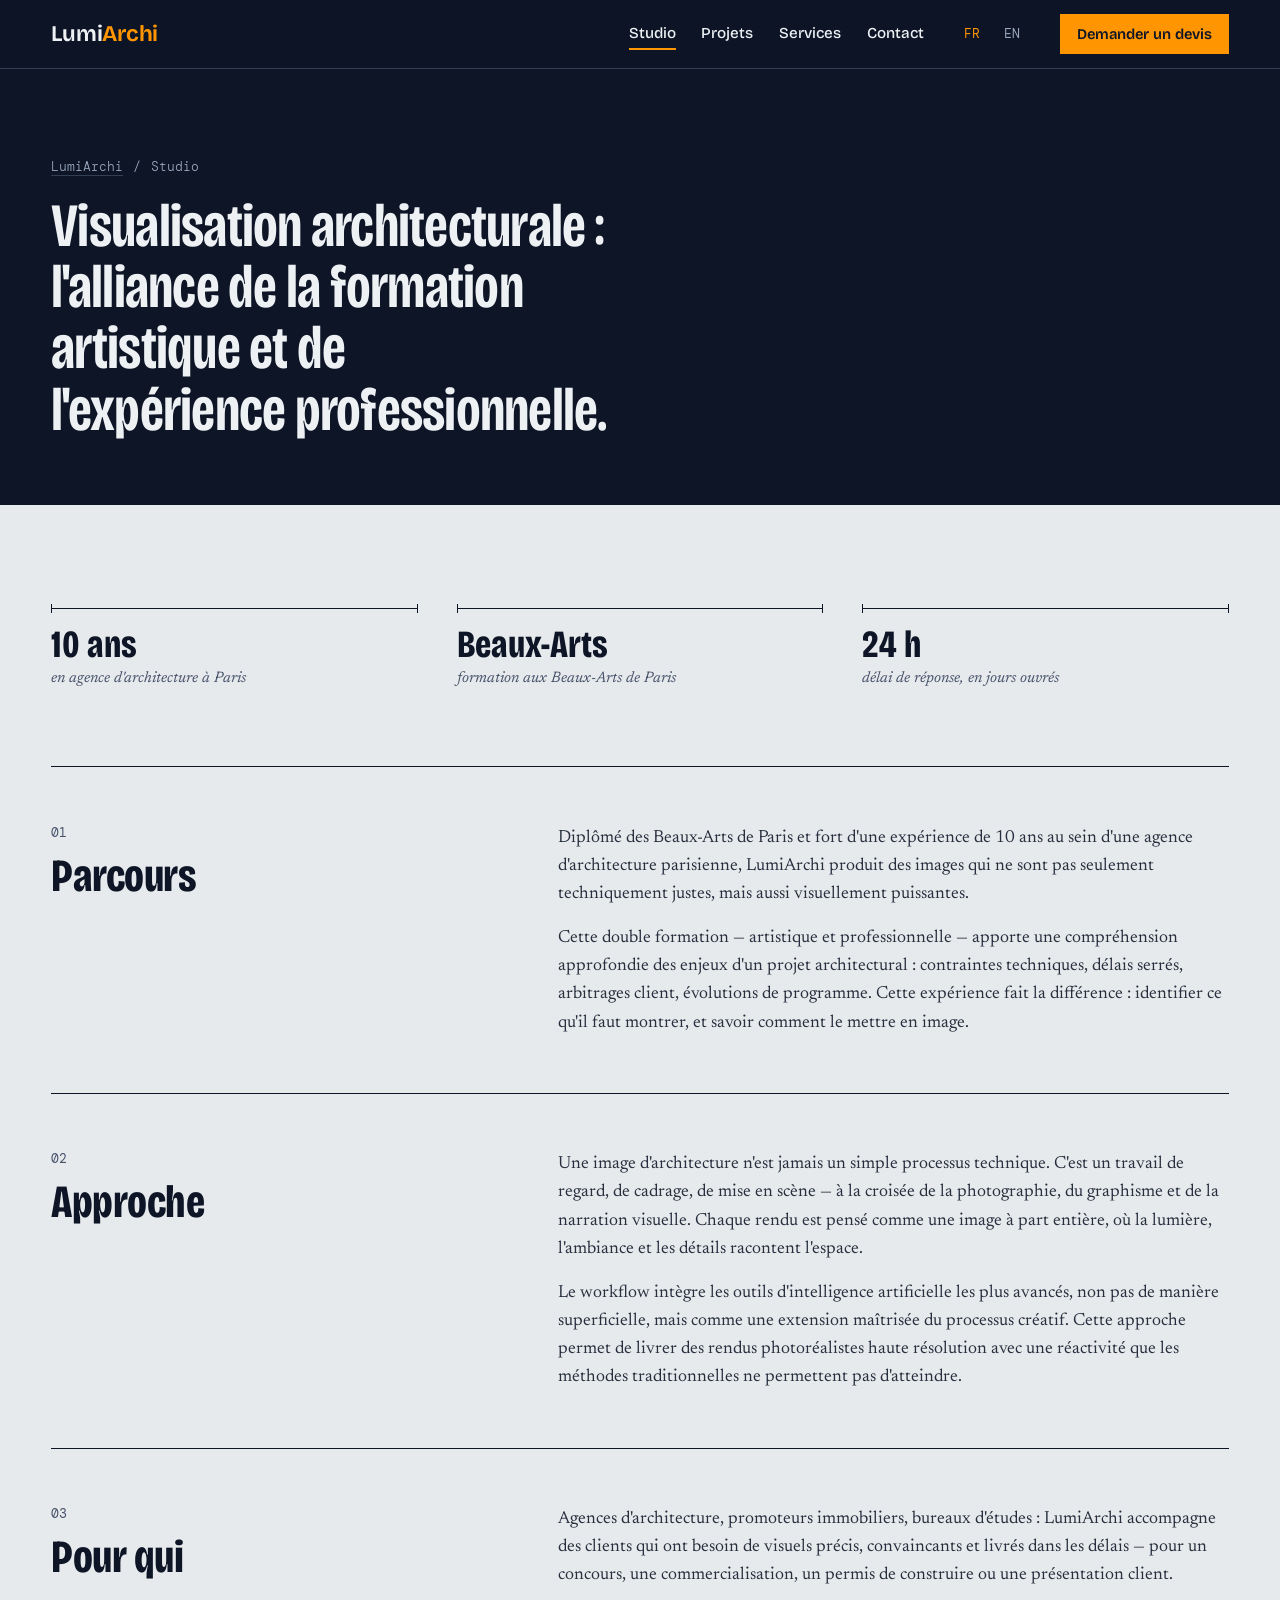
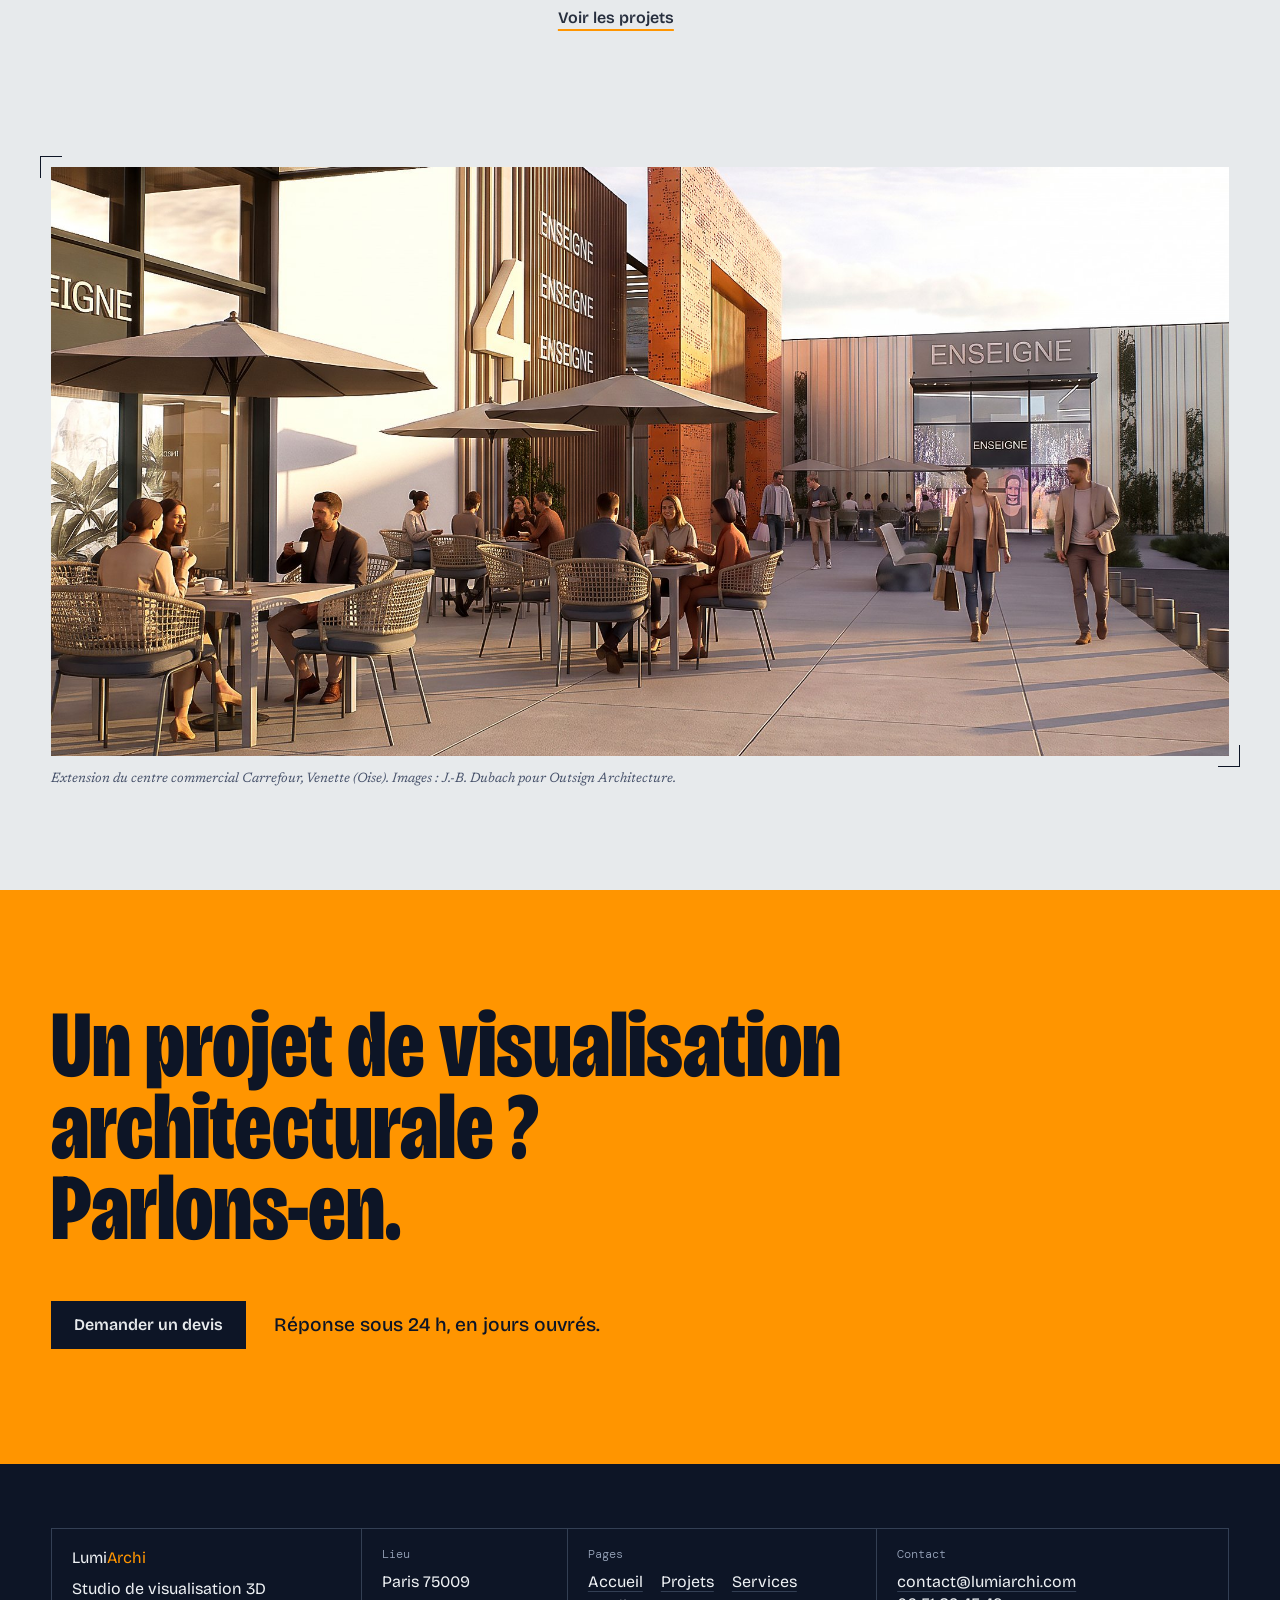
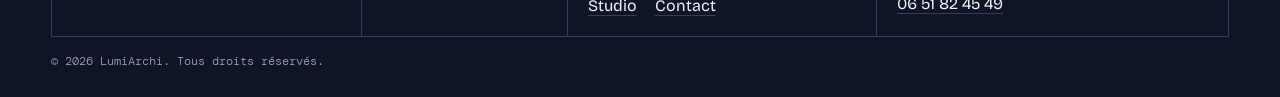
<file: about.html>
<!DOCTYPE html>
<html lang="fr">
<head>
<meta charset="utf-8">
<meta name="viewport" content="width=device-width,initial-scale=1,viewport-fit=cover">
<title>Studio — LumiArchi | Visualisation 3D à Paris</title>
<meta name="description" content="LumiArchi, studio de visualisation 3D à Paris. Formation Beaux-Arts, 10 ans d'agence, workflow IA maîtrisé. Pour architectes, promoteurs et bureaux d'études.">
<link rel="canonical" href="https://lumiarchi.com/about.html">
<meta property="og:title" content="Studio — LumiArchi | Visualisation 3D à Paris">
<meta property="og:description" content="LumiArchi, studio de visualisation 3D à Paris. Formation Beaux-Arts, 10 ans d'agence, workflow IA maîtrisé. Pour architectes, promoteurs et bureaux d'études.">
<meta property="og:type" content="website">
<meta property="og:url" content="https://lumiarchi.com/about.html">
<meta property="og:image" content="https://lumiarchi.com/images/pub--7.jpg">
<link rel="preconnect" href="https://fonts.googleapis.com">
<link rel="preconnect" href="https://fonts.gstatic.com" crossorigin>
<link rel="stylesheet" href="https://fonts.googleapis.com/css2?family=Bricolage+Grotesque:opsz,wdth,wght@12..96,75..100,200..800&family=DM+Mono:wght@300;400&family=Newsreader:ital,opsz,wght@0,6..72,200..800;1,6..72,200..800&display=swap">
<link rel="stylesheet" href="css/site.css">
</head>
<body>
<header class="nav" id="nav">
  <div class="wrap nav-in">
    <a class="logo" href="index.html" aria-label="LumiArchi, accueil">Lumi<span>Archi</span></a>
    <nav class="nav-links" aria-label="Pages">
      <a href="about.html" aria-current="page" data-en="Studio">Studio</a>
      <a href="portfolio.html" data-en="Projects">Projets</a>
      <a href="services.html" data-en="Services">Services</a>
      <a href="contact.html" data-en="Contact">Contact</a>
    </nav>
    <div class="lang" role="group" aria-label="Langue">
      <button type="button" data-lang="fr" aria-pressed="true">FR</button>
      <button type="button" data-lang="en" aria-pressed="false">EN</button>
    </div>
    <a class="btn btn-lum" href="contact.html" data-en="Request a quote">Demander un devis</a>
    <button class="menu-btn" id="menuBtn" type="button" aria-expanded="false" aria-controls="menu" data-en="Menu">Menu</button>
  </div>
</header>
<nav class="menu wrap" id="menu" aria-label="Menu" hidden>
  <a href="index.html" data-en="Home">Accueil</a>
  <a href="about.html" aria-current="page" data-en="Studio">Studio</a>
  <a href="portfolio.html" data-en="Projects">Projets</a>
  <a href="services.html" data-en="Services">Services</a>
  <a href="contact.html" data-en="Contact">Contact</a>
</nav>

<main>
<section class="tete">
  <div class="wrap">
    <p class="sur"><a href="index.html">LumiArchi</a><span aria-hidden="true">/</span><span data-en="Studio">Studio</span></p>
    <h1 class="long" data-en="Architectural visualization: artistic training meets professional experience.">Visualisation architecturale&nbsp;: l'alliance de la formation artistique et de l'expérience professionnelle.</h1>
  </div>
</section>

<section class="bande calque">
  <div class="wrap">
    <ul class="faits">
      <li><b data-en="10 years">10 ans</b><span data-en="in a Paris architecture studio">en agence d'architecture à Paris</span></li>
      <li><b>Beaux-Arts</b><span data-en="trained at the Beaux-Arts de Paris">formation aux Beaux-Arts de Paris</span></li>
      <li><b>24 h</b><span data-en="reply time on business days">délai de réponse, en jours ouvrés</span></li>
    </ul>

    <div class="g12 rang">
      <h2><small>01</small><span data-en="Background">Parcours</span></h2>
      <div class="tx">
        <p data-en="Trained at the Beaux-Arts de Paris and with 10 years of experience within a Paris architecture studio, LumiArchi produces images that are not only technically accurate but also visually powerful.">Diplômé des Beaux-Arts de Paris et fort d'une expérience de 10 ans au sein d'une agence d'architecture parisienne, LumiArchi produit des images qui ne sont pas seulement techniquement justes, mais aussi visuellement puissantes.</p>
        <p data-en="This dual training — artistic and professional — brings a deep understanding of what a project involves: technical constraints, tight deadlines, client trade-offs, evolving programs. This experience makes the difference in each assignment: identifying what needs to be shown, and knowing how to picture it.">Cette double formation — artistique et professionnelle — apporte une compréhension approfondie des enjeux d'un projet architectural : contraintes techniques, délais serrés, arbitrages client, évolutions de programme. Cette expérience fait la différence : identifier ce qu'il faut montrer, et savoir comment le mettre en image.</p>
      </div>
    </div>
    <div class="g12 rang">
      <h2><small>02</small><span data-en="Approach">Approche</span></h2>
      <div class="tx">
        <p data-en="An architectural image is never a mere technical process. It is a matter of viewpoint, framing and staging — at the crossroads of photography, graphic design and visual storytelling. Every render is thought of as an image in its own right, where light, mood and detail tell the space.">Une image d'architecture n'est jamais un simple processus technique. C'est un travail de regard, de cadrage, de mise en scène — à la croisée de la photographie, du graphisme et de la narration visuelle. Chaque rendu est pensé comme une image à part entière, où la lumière, l'ambiance et les détails racontent l'espace.</p>
        <p data-en="The workflow integrates the most advanced AI tools — not superficially, but as a controlled extension of the creative process. This delivers high-resolution photorealistic renders with a responsiveness traditional methods cannot match.">Le workflow intègre les outils d'intelligence artificielle les plus avancés, non pas de manière superficielle, mais comme une extension maîtrisée du processus créatif. Cette approche permet de livrer des rendus photoréalistes haute résolution avec une réactivité que les méthodes traditionnelles ne permettent pas d'atteindre.</p>
      </div>
    </div>
    <div class="g12 rang">
      <h2><small>03</small><span data-en="Who for">Pour qui</span></h2>
      <div class="tx">
        <p data-en="Architecture firms, property developers and engineering offices: LumiArchi supports clients who need precise, convincing visuals delivered on time — for competitions, marketing, building permits or client presentations.">Agences d'architecture, promoteurs immobiliers, bureaux d'études : LumiArchi accompagne des clients qui ont besoin de visuels précis, convaincants et livrés dans les délais — pour un concours, une commercialisation, un permis de construire ou une présentation client.</p>
        <p><a class="lien" href="portfolio.html" data-en="View the projects">Voir les projets</a></p>
      </div>
    </div>

    <figure class="cadre">
      <div class="im"><img src="images/venette-terrasse-1.jpg" width="1920" height="1080" loading="lazy" alt="Terrasses de l'extension du centre commercial de Venette en fin de journée."></div>
      <figcaption data-en="Extension of the Carrefour shopping centre, Venette (Oise). Renders: J.-B. Dubach for Outsign Architecture.">Extension du centre commercial Carrefour, Venette (Oise). Images : J.-B. Dubach pour Outsign Architecture.</figcaption>
    </figure>
  </div>
</section>
</main>
<section class="appel">
  <div class="wrap">
    <h2><span data-en="An architectural visualization project?">Un projet de visualisation architecturale&nbsp;?</span> <span data-en="Let's talk.">Parlons-en.</span></h2>
    <div class="appel-bas">
      <a class="btn btn-encre" href="contact.html" data-en="Request a quote">Demander un devis</a>
      <p data-en="Reply within 24 hours on business days.">Réponse sous 24 h, en jours ouvrés.</p>
    </div>
  </div>
</section>
<footer class="pied">
  <div class="wrap">
    <div class="cartouche">
      <div><p class="logo">Lumi<span>Archi</span></p><p style="margin-top:8px" data-en="3D visualization studio">Studio de visualisation 3D</p></div>
      <div><small data-en="Location">Lieu</small><p>Paris 75009</p></div>
      <div><small>Pages</small>
        <ul>
          <li><a href="index.html" data-en="Home">Accueil</a></li>
          <li><a href="portfolio.html" data-en="Projects">Projets</a></li>
          <li><a href="services.html">Services</a></li>
          <li><a href="about.html">Studio</a></li>
          <li><a href="contact.html">Contact</a></li>
        </ul>
      </div>
      <div><small>Contact</small><p><a href="mailto:contact@lumiarchi.com">contact@lumiarchi.com</a><br><a href="tel:+33651824549">06 51 82 45 49</a></p></div>
    </div>
    <p class="droits">© 2026 LumiArchi. <span data-en="All rights reserved.">Tous droits réservés.</span></p>
  </div>
</footer>
<script src="js/site.js"></script>
</body>
</html>
</file>
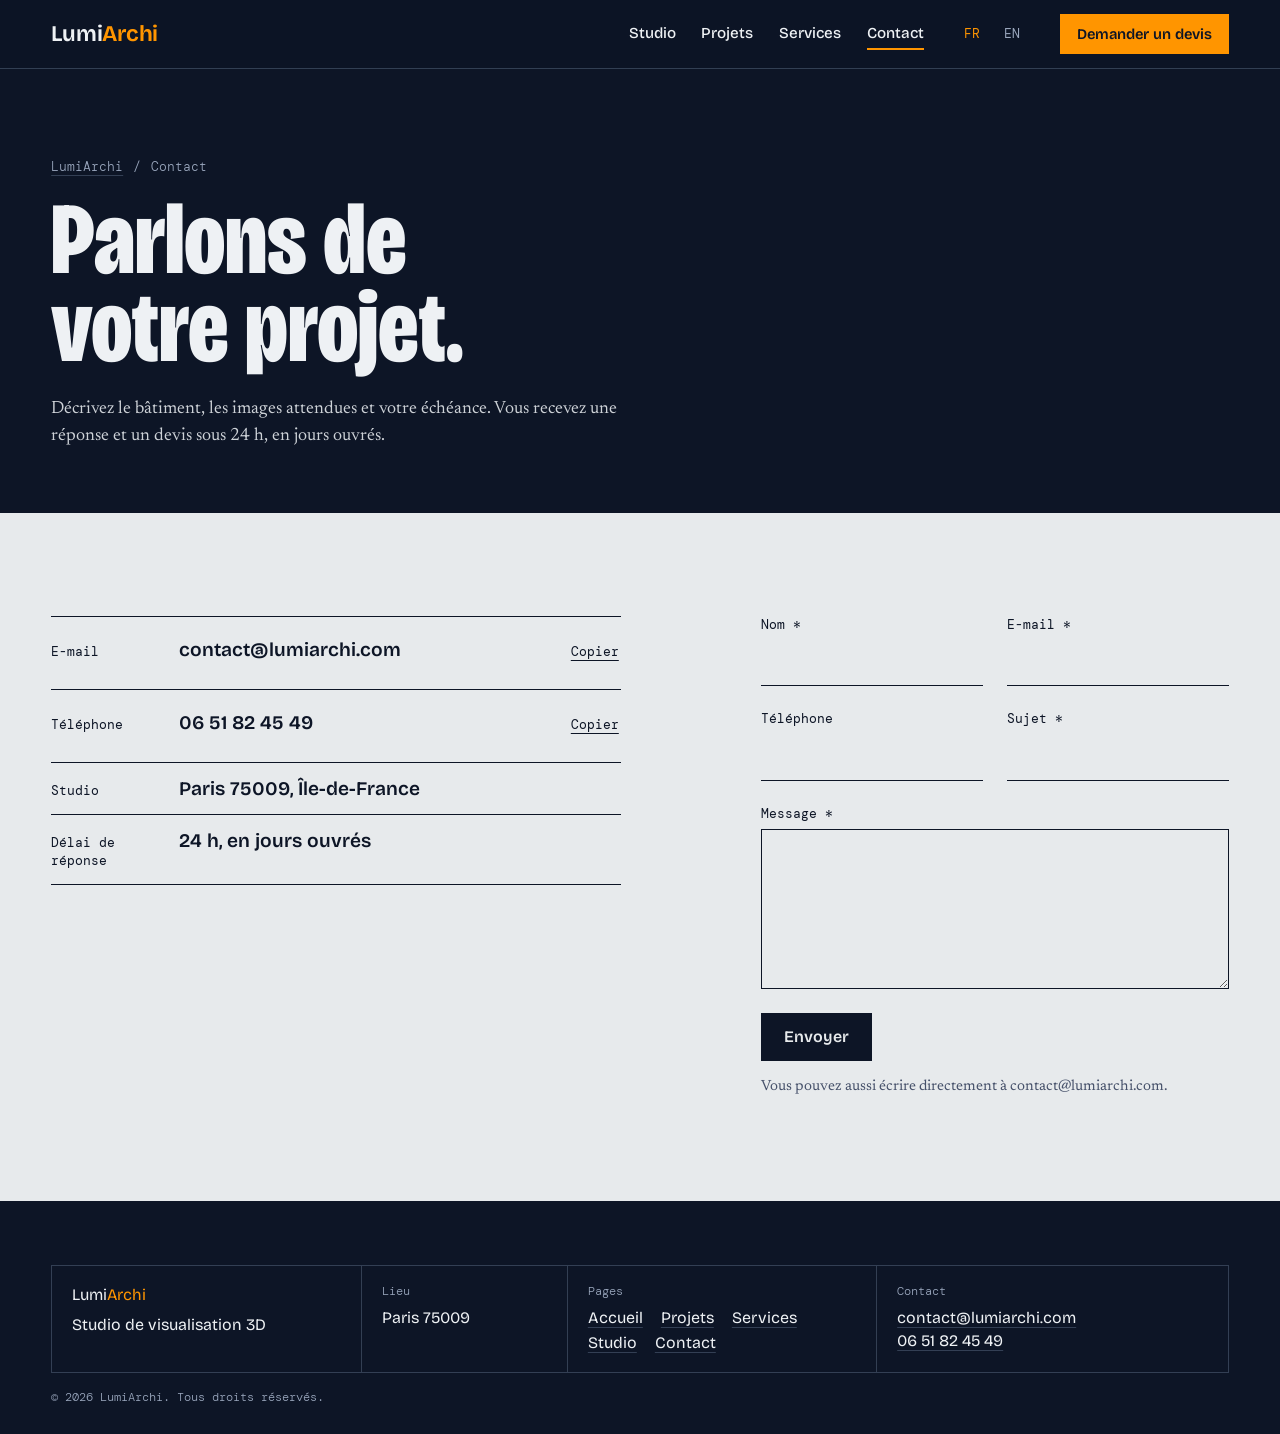
<file: contact.html>
<!DOCTYPE html>
<html lang="fr">
<head>
<meta charset="utf-8">
<meta name="viewport" content="width=device-width,initial-scale=1,viewport-fit=cover">
<title>Contact — LumiArchi | Visualisation 3D Paris</title>
<meta name="description" content="Contactez LumiArchi pour votre projet de visualisation 3D architecturale. Studio Paris 75009. Réponse sous 24 h, en jours ouvrés.">
<link rel="canonical" href="https://lumiarchi.com/contact.html">
<meta property="og:title" content="Contact — LumiArchi | Visualisation 3D Paris">
<meta property="og:description" content="Contactez LumiArchi pour votre projet de visualisation 3D architecturale. Studio Paris 75009. Réponse sous 24 h, en jours ouvrés.">
<meta property="og:type" content="website">
<meta property="og:url" content="https://lumiarchi.com/contact.html">
<meta property="og:image" content="https://lumiarchi.com/images/pub--7.jpg">
<link rel="preconnect" href="https://fonts.googleapis.com">
<link rel="preconnect" href="https://fonts.gstatic.com" crossorigin>
<link rel="stylesheet" href="https://fonts.googleapis.com/css2?family=Bricolage+Grotesque:opsz,wdth,wght@12..96,75..100,200..800&family=DM+Mono:wght@300;400&family=Newsreader:ital,opsz,wght@0,6..72,200..800;1,6..72,200..800&display=swap">
<link rel="stylesheet" href="css/site.css">
</head>
<body>
<header class="nav" id="nav">
  <div class="wrap nav-in">
    <a class="logo" href="index.html" aria-label="LumiArchi, accueil">Lumi<span>Archi</span></a>
    <nav class="nav-links" aria-label="Pages">
      <a href="about.html" data-en="Studio">Studio</a>
      <a href="portfolio.html" data-en="Projects">Projets</a>
      <a href="services.html" data-en="Services">Services</a>
      <a href="contact.html" aria-current="page" data-en="Contact">Contact</a>
    </nav>
    <div class="lang" role="group" aria-label="Langue">
      <button type="button" data-lang="fr" aria-pressed="true">FR</button>
      <button type="button" data-lang="en" aria-pressed="false">EN</button>
    </div>
    <a class="btn btn-lum" href="contact.html" data-en="Request a quote">Demander un devis</a>
    <button class="menu-btn" id="menuBtn" type="button" aria-expanded="false" aria-controls="menu" data-en="Menu">Menu</button>
  </div>
</header>
<nav class="menu wrap" id="menu" aria-label="Menu" hidden>
  <a href="index.html" data-en="Home">Accueil</a>
  <a href="about.html" data-en="Studio">Studio</a>
  <a href="portfolio.html" data-en="Projects">Projets</a>
  <a href="services.html" data-en="Services">Services</a>
  <a href="contact.html" aria-current="page" data-en="Contact">Contact</a>
</nav>

<main>
<section class="tete">
  <div class="wrap">
    <p class="sur"><a href="index.html">LumiArchi</a><span aria-hidden="true">/</span><span data-en="Contact">Contact</span></p>
    <h1 data-en="Let's talk about your project.">Parlons de votre projet.</h1>
    <p class="chapo" data-en="Describe the building, the images you need and your deadline. You get a reply and a quote within 24 hours, on business days.">Décrivez le bâtiment, les images attendues et votre échéance. Vous recevez une réponse et un devis sous 24 h, en jours ouvrés.</p>
  </div>
</section>

<section class="bande calque">
  <div class="wrap g12 contact-g">
    <dl class="coord">
      <div><dt data-en="Email">E-mail</dt><dd id="cMail"><a href="mailto:contact@lumiarchi.com">contact@lumiarchi.com</a></dd><button class="copie" type="button" data-copy="contact@lumiarchi.com" data-for="cMail"><span data-en="Copy">Copier</span><span class="vh" data-en=" the email address"> l'adresse e-mail</span></button></div>
      <div><dt data-en="Phone">Téléphone</dt><dd id="cTel"><a href="tel:+33651824549">06 51 82 45 49</a></dd><button class="copie" type="button" data-copy="+33651824549" data-for="cTel"><span data-en="Copy">Copier</span><span class="vh" data-en=" the phone number"> le numéro de téléphone</span></button></div>
      <div><dt data-en="Studio">Studio</dt><dd>Paris 75009, Île-de-France</dd><span></span></div>
      <div><dt data-en="Reply time">Délai de réponse</dt><dd data-en="24 hours, on business days">24 h, en jours ouvrés</dd><span></span></div>
    </dl>

    <form class="form" id="contactForm" action="https://formspree.io/f/maqpaoyl" method="POST">
      <div class="deux">
        <div class="champ"><label for="fNom" data-en="Name *">Nom *</label><input id="fNom" type="text" name="nom" autocomplete="name" required></div>
        <div class="champ"><label for="fMail" data-en="Email *">E-mail *</label><input id="fMail" type="email" name="email" autocomplete="email" required></div>
      </div>
      <div class="deux">
        <div class="champ"><label for="fTel" data-en="Phone">Téléphone</label><input id="fTel" type="tel" name="telephone" autocomplete="tel"></div>
        <div class="champ"><label for="fSujet" data-en="Subject *">Sujet *</label><input id="fSujet" type="text" name="sujet" required></div>
      </div>
      <div class="champ"><label for="fMsg" data-en="Message *">Message *</label><textarea id="fMsg" name="message" required></textarea></div>
      <div class="form-pied">
        <button type="submit" class="btn btn-encre" data-en="Send">Envoyer</button>
        <p data-en="You can also write directly to contact@lumiarchi.com.">Vous pouvez aussi écrire directement à contact@lumiarchi.com.</p>
      </div>
    </form>
  </div>
</section>
</main>
<footer class="pied">
  <div class="wrap">
    <div class="cartouche">
      <div><p class="logo">Lumi<span>Archi</span></p><p style="margin-top:8px" data-en="3D visualization studio">Studio de visualisation 3D</p></div>
      <div><small data-en="Location">Lieu</small><p>Paris 75009</p></div>
      <div><small>Pages</small>
        <ul>
          <li><a href="index.html" data-en="Home">Accueil</a></li>
          <li><a href="portfolio.html" data-en="Projects">Projets</a></li>
          <li><a href="services.html">Services</a></li>
          <li><a href="about.html">Studio</a></li>
          <li><a href="contact.html">Contact</a></li>
        </ul>
      </div>
      <div><small>Contact</small><p><a href="mailto:contact@lumiarchi.com">contact@lumiarchi.com</a><br><a href="tel:+33651824549">06 51 82 45 49</a></p></div>
    </div>
    <p class="droits">© 2026 LumiArchi. <span data-en="All rights reserved.">Tous droits réservés.</span></p>
  </div>
</footer>
<script src="js/site.js"></script>
</body>
</html>
</file>
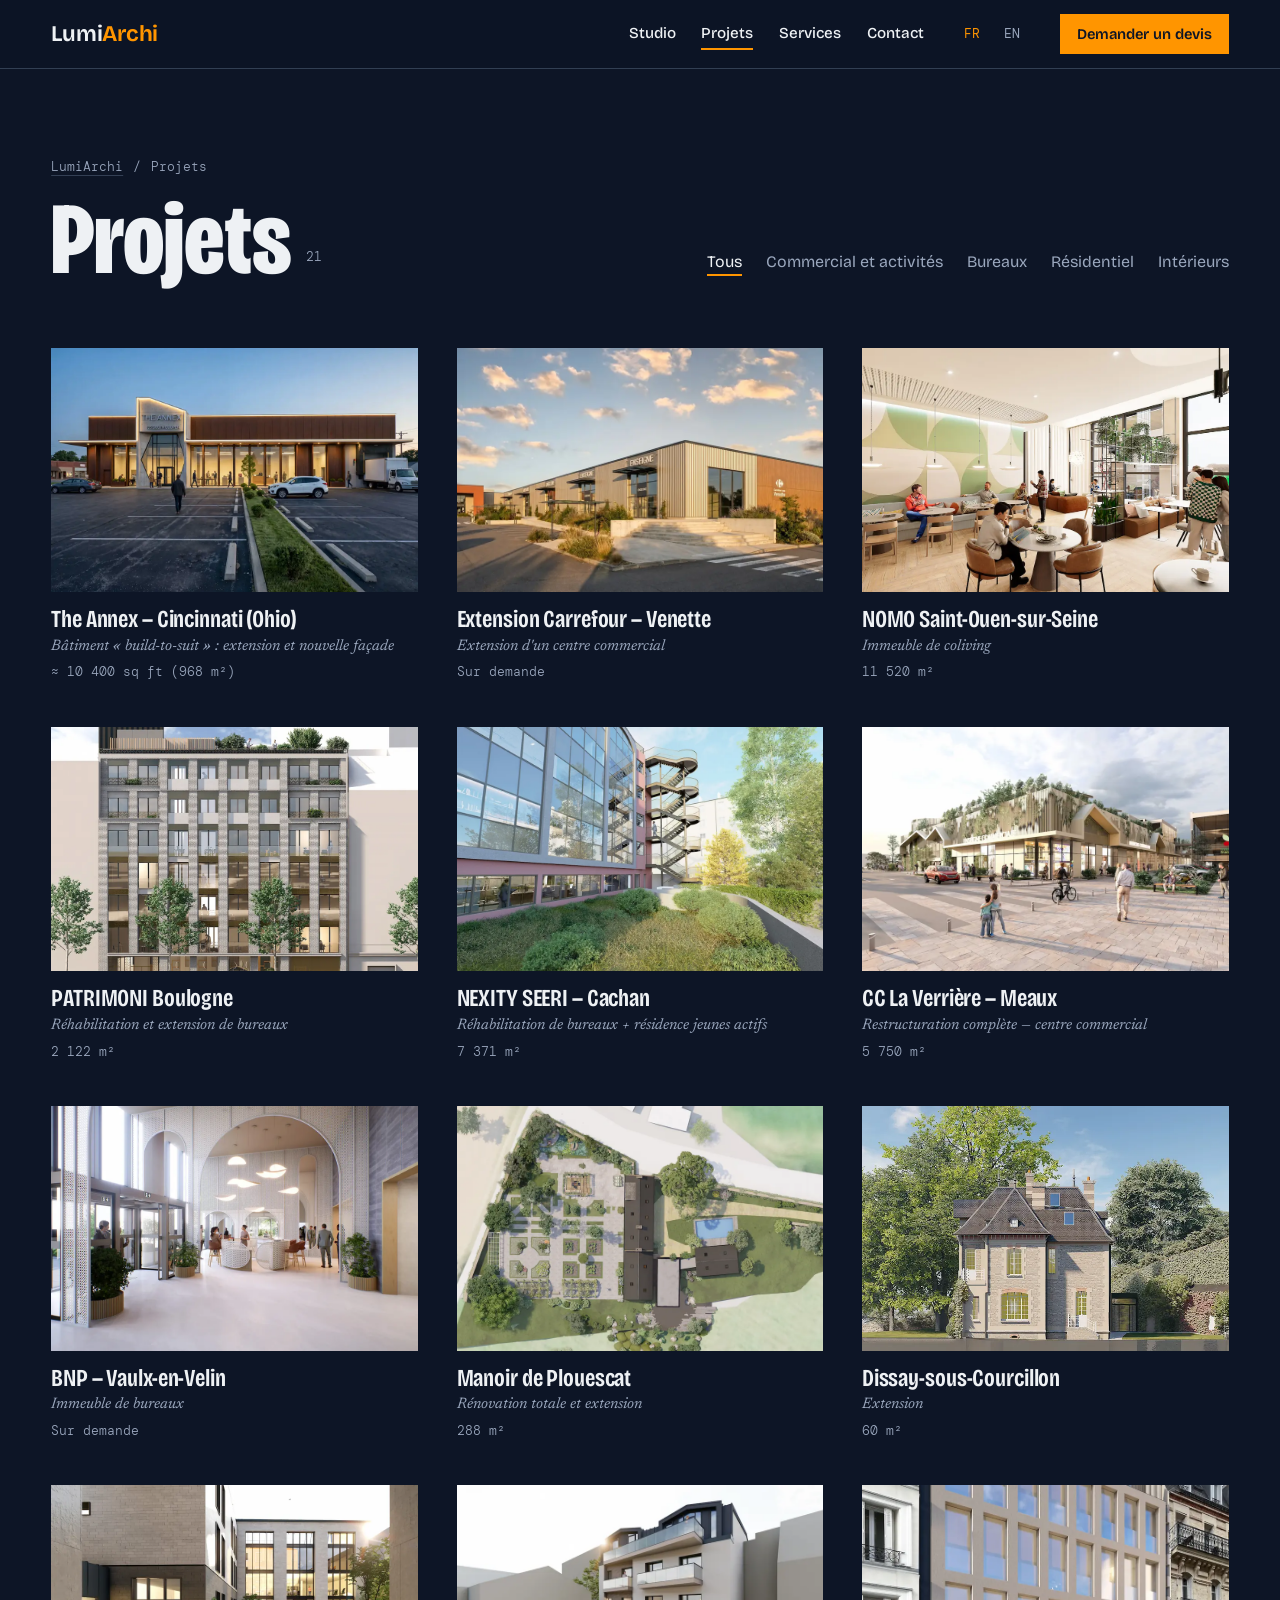
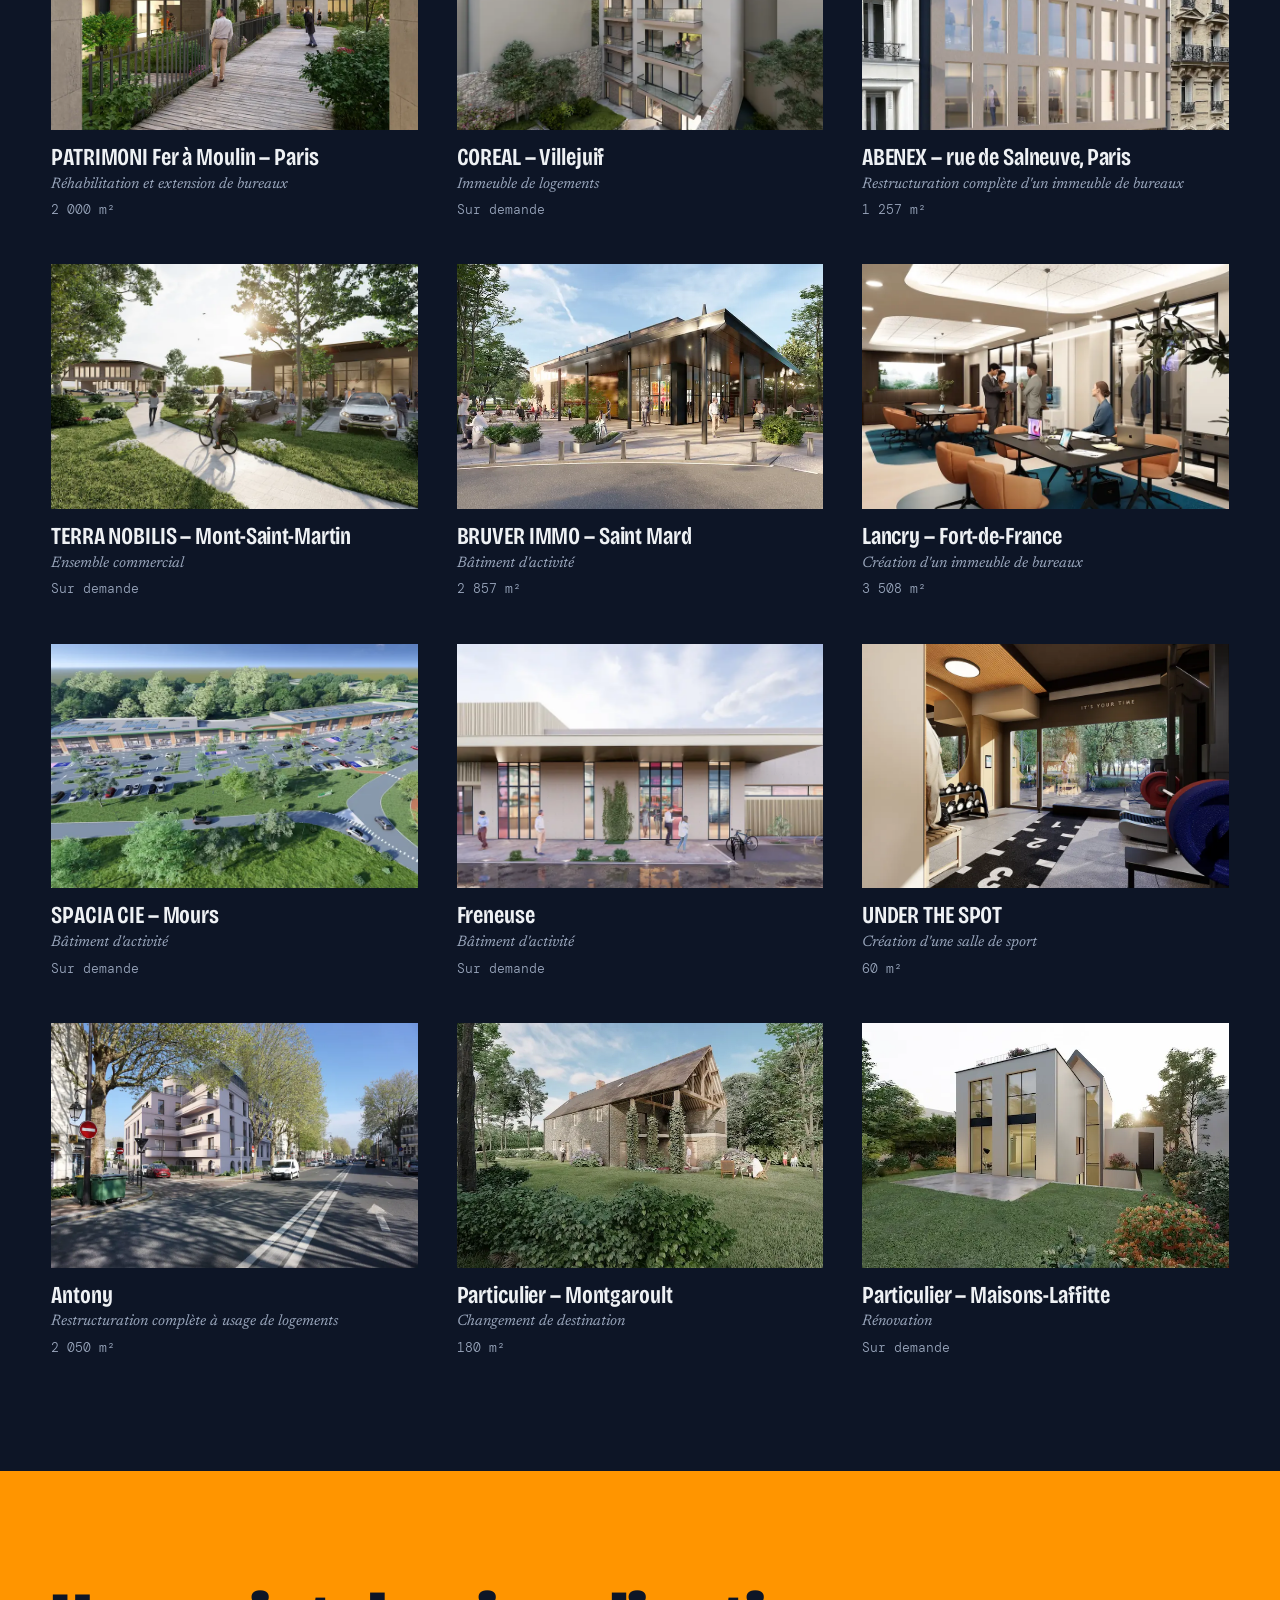
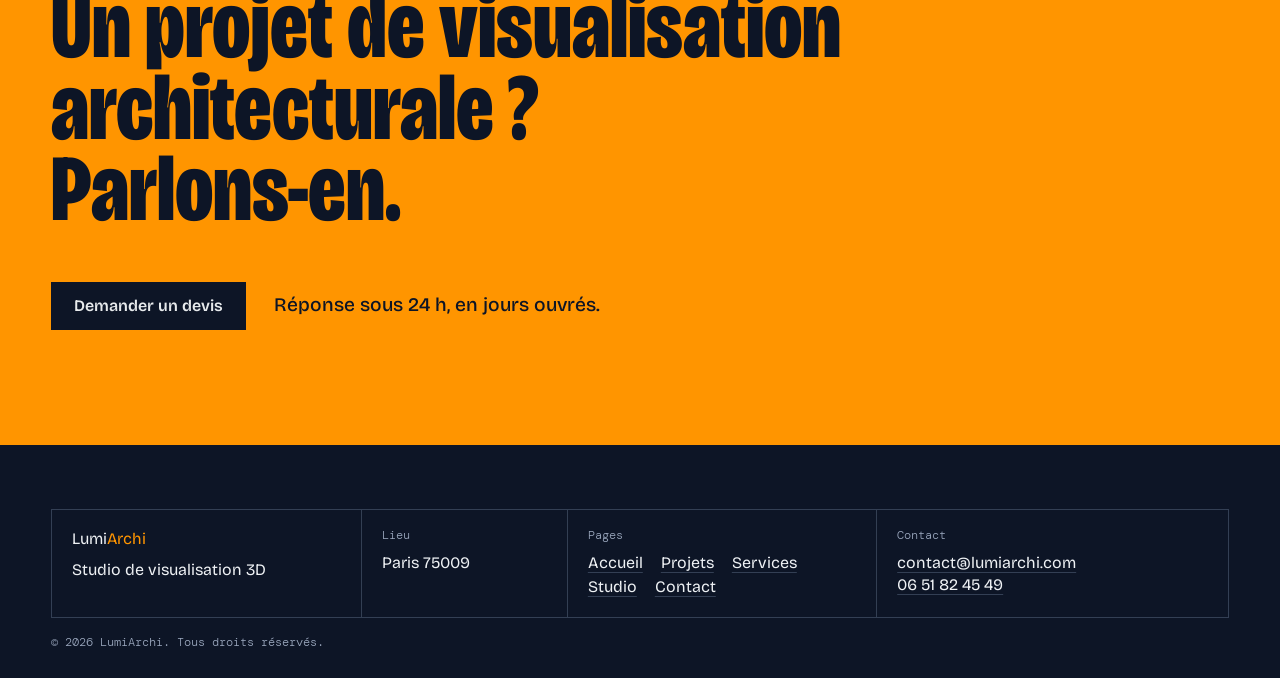
<file: portfolio.html>
<!DOCTYPE html>
<html lang="fr">
<head>
<meta charset="utf-8">
<meta name="viewport" content="width=device-width,initial-scale=1,viewport-fit=cover">
<title>Projets — LumiArchi | Visualisation 3D Architecturale</title>
<meta name="description" content="Portfolio LumiArchi : rendus photoréalistes, animations 3D et visites VR. Projets résidentiels, tertiaires, commerciaux et espaces publics.">
<link rel="canonical" href="https://lumiarchi.com/portfolio.html">
<meta property="og:title" content="Projets — LumiArchi | Visualisation 3D Architecturale">
<meta property="og:description" content="Portfolio LumiArchi : rendus photoréalistes, animations 3D et visites VR. Projets résidentiels, tertiaires, commerciaux et espaces publics.">
<meta property="og:type" content="website">
<meta property="og:url" content="https://lumiarchi.com/portfolio.html">
<meta property="og:image" content="https://lumiarchi.com/images/pub--7.jpg">
<link rel="preconnect" href="https://fonts.googleapis.com">
<link rel="preconnect" href="https://fonts.gstatic.com" crossorigin>
<link rel="stylesheet" href="https://fonts.googleapis.com/css2?family=Bricolage+Grotesque:opsz,wdth,wght@12..96,75..100,200..800&family=DM+Mono:wght@300;400&family=Newsreader:ital,opsz,wght@0,6..72,200..800;1,6..72,200..800&display=swap">
<link rel="stylesheet" href="css/site.css">
</head>
<body>
<header class="nav" id="nav">
  <div class="wrap nav-in">
    <a class="logo" href="index.html" aria-label="LumiArchi, accueil">Lumi<span>Archi</span></a>
    <nav class="nav-links" aria-label="Pages">
      <a href="about.html" data-en="Studio">Studio</a>
      <a href="portfolio.html" aria-current="page" data-en="Projects">Projets</a>
      <a href="services.html" data-en="Services">Services</a>
      <a href="contact.html" data-en="Contact">Contact</a>
    </nav>
    <div class="lang" role="group" aria-label="Langue">
      <button type="button" data-lang="fr" aria-pressed="true">FR</button>
      <button type="button" data-lang="en" aria-pressed="false">EN</button>
    </div>
    <a class="btn btn-lum" href="contact.html" data-en="Request a quote">Demander un devis</a>
    <button class="menu-btn" id="menuBtn" type="button" aria-expanded="false" aria-controls="menu" data-en="Menu">Menu</button>
  </div>
</header>
<nav class="menu wrap" id="menu" aria-label="Menu" hidden>
  <a href="index.html" data-en="Home">Accueil</a>
  <a href="about.html" data-en="Studio">Studio</a>
  <a href="portfolio.html" aria-current="page" data-en="Projects">Projets</a>
  <a href="services.html" data-en="Services">Services</a>
  <a href="contact.html" data-en="Contact">Contact</a>
</nav>

<main>
<section class="tete">
  <div class="wrap">
    <p class="sur"><a href="index.html">LumiArchi</a><span aria-hidden="true">/</span><span data-en="Projects">Projets</span></p>
    <div class="tete-bas">
      <h1><span data-en="Projects">Projets</span><span class="cpt"><span id="pcpt">21</span></span></h1>
      <div class="filtres" role="group" aria-label="Filtrer les projets">
        <button type="button" data-f="all" aria-pressed="true" data-en="All">Tous</button>
        <button type="button" data-f="pub" aria-pressed="false" data-en="Commercial">Commercial et activités</button>
        <button type="button" data-f="bur" aria-pressed="false" data-en="Offices">Bureaux</button>
        <button type="button" data-f="ext" aria-pressed="false" data-en="Residential">Résidentiel</button>
        <button type="button" data-f="int" aria-pressed="false" data-en="Interiors">Intérieurs</button>
      </div>
    </div>
  </div>
</section>
<div class="wrap">
  <div class="pgrid">
    <a class="carte" data-c="pub" href="projet.html?id=the-annex"><span class="ph"><img src="a/p-the-annex.webp" width="960" height="644" alt=""></span><span class="t">The Annex — Cincinnati (Ohio)</span><span class="p" data-en="Build-to-suit building: extension and new façade">Bâtiment « build-to-suit » : extension et nouvelle façade</span><span class="s">≈ 10 400 sq ft (968 m²)</span></a>
    <a class="carte" data-c="pub" href="projet.html?id=venette"><span class="ph"><img src="a/p-venette.webp" width="960" height="536" alt=""></span><span class="t">Extension Carrefour — Venette</span><span class="p" data-en="Shopping centre extension">Extension d'un centre commercial</span><span class="s" data-en="On request">Sur demande</span></a>
    <a class="carte" data-c="int" href="projet.html?id=nomo"><span class="ph"><img src="a/p-nomo.webp" width="960" height="663" alt=""></span><span class="t">NOMO Saint-Ouen-sur-Seine</span><span class="p" data-en="Coliving building">Immeuble de coliving</span><span class="s">11 520 m²</span></a>
    <a class="carte" data-c="bur" href="projet.html?id=patrimoni-boulogne"><span class="ph"><img src="a/p-patrimoni-boulogne.webp" width="960" height="763" loading="lazy" alt=""></span><span class="t">PATRIMONI Boulogne</span><span class="p" data-en="Office refurbishment and extension">Réhabilitation et extension de bureaux</span><span class="s">2 122 m²</span></a>
    <a class="carte" data-c="pub" href="projet.html?id=nexity-cachan"><span class="ph"><img src="a/p-nexity-cachan.webp" width="960" height="657" loading="lazy" alt=""></span><span class="t">NEXITY SEERI — Cachan</span><span class="p" data-en="Office refurbishment and young-professionals residence">Réhabilitation de bureaux + résidence jeunes actifs</span><span class="s">7 371 m²</span></a>
    <a class="carte" data-c="pub" href="projet.html?id=meaux"><span class="ph"><img src="a/p-meaux.webp" width="960" height="568" loading="lazy" alt=""></span><span class="t">CC La Verrière — Meaux</span><span class="p" data-en="Full restructuring of a shopping centre">Restructuration complète — centre commercial</span><span class="s">5 750 m²</span></a>
    <a class="carte" data-c="bur" href="projet.html?id=bnp-vaulx"><span class="ph"><img src="a/p-bnp-vaulx.webp" width="960" height="720" loading="lazy" alt=""></span><span class="t">BNP — Vaulx-en-Velin</span><span class="p" data-en="Office building">Immeuble de bureaux</span><span class="s" data-en="On request">Sur demande</span></a>
    <a class="carte" data-c="ext" href="projet.html?id=manoir-plouescat"><span class="ph"><img src="a/p-manoir-plouescat.webp" width="960" height="606" loading="lazy" alt=""></span><span class="t">Manoir de Plouescat</span><span class="p" data-en="Full renovation and extension">Rénovation totale et extension</span><span class="s">288 m²</span></a>
    <a class="carte" data-c="ext" href="projet.html?id=dissay"><span class="ph"><img src="a/p-dissay.webp" width="960" height="472" loading="lazy" alt=""></span><span class="t">Dissay-sous-Courcillon</span><span class="p" data-en="Extension">Extension</span><span class="s">60 m²</span></a>
    <a class="carte" data-c="bur" href="projet.html?id=patrimoni-fer-a-moulin"><span class="ph"><img src="a/p-patrimoni-fer-a-moulin.webp" width="960" height="746" loading="lazy" alt=""></span><span class="t">PATRIMONI Fer à Moulin — Paris</span><span class="p" data-en="Office refurbishment and extension">Réhabilitation et extension de bureaux</span><span class="s">2 000 m²</span></a>
    <a class="carte" data-c="ext" href="projet.html?id=coreal-villejuif"><span class="ph"><img src="a/p-coreal-villejuif.webp" width="960" height="540" loading="lazy" alt=""></span><span class="t">COREAL — Villejuif</span><span class="p" data-en="Residential building">Immeuble de logements</span><span class="s" data-en="On request">Sur demande</span></a>
    <a class="carte" data-c="bur" href="projet.html?id=abenex"><span class="ph"><img src="a/p-abenex.webp" width="833" height="1200" loading="lazy" alt=""></span><span class="t">ABENEX — rue de Salneuve, Paris</span><span class="p" data-en="Full restructuring of an office building">Restructuration complète d'un immeuble de bureaux</span><span class="s">1 257 m²</span></a>
    <a class="carte" data-c="pub" href="projet.html?id=terra-nobilis"><span class="ph"><img src="a/p-terra-nobilis.webp" width="960" height="540" loading="lazy" alt=""></span><span class="t">TERRA NOBILIS — Mont-Saint-Martin</span><span class="p" data-en="Retail complex">Ensemble commercial</span><span class="s" data-en="On request">Sur demande</span></a>
    <a class="carte" data-c="pub" href="projet.html?id=bruver-saint-mard"><span class="ph"><img src="a/p-bruver-saint-mard.webp" width="960" height="486" loading="lazy" alt=""></span><span class="t">BRUVER IMMO — Saint Mard</span><span class="p" data-en="Light-industrial building">Bâtiment d'activité</span><span class="s">2 857 m²</span></a>
    <a class="carte" data-c="bur" href="projet.html?id=lancry"><span class="ph"><img src="a/p-lancry.webp" width="800" height="548" loading="lazy" alt=""></span><span class="t">Lancry — Fort-de-France</span><span class="p" data-en="New office building">Création d'un immeuble de bureaux</span><span class="s">3 508 m²</span></a>
    <a class="carte" data-c="pub" href="projet.html?id=spacia-mours"><span class="ph"><img src="a/p-spacia-mours.webp" width="960" height="540" loading="lazy" alt=""></span><span class="t">SPACIA CIE — Mours</span><span class="p" data-en="Light-industrial building">Bâtiment d'activité</span><span class="s" data-en="On request">Sur demande</span></a>
    <a class="carte" data-c="pub" href="projet.html?id=freneuse"><span class="ph"><img src="a/p-freneuse.webp" width="960" height="508" loading="lazy" alt=""></span><span class="t">Freneuse</span><span class="p" data-en="Light-industrial building">Bâtiment d'activité</span><span class="s" data-en="On request">Sur demande</span></a>
    <a class="carte" data-c="int" href="projet.html?id=under-the-spot"><span class="ph"><img src="a/p-under-the-spot.webp" width="960" height="658" loading="lazy" alt=""></span><span class="t">UNDER THE SPOT</span><span class="p" data-en="New gym">Création d'une salle de sport</span><span class="s">60 m²</span></a>
    <a class="carte" data-c="ext" href="projet.html?id=antony"><span class="ph"><img src="a/p-antony.webp" width="960" height="640" loading="lazy" alt=""></span><span class="t">Antony</span><span class="p" data-en="Full restructuring into housing">Restructuration complète à usage de logements</span><span class="s">2 050 m²</span></a>
    <a class="carte" data-c="ext" href="projet.html?id=montgaroult"><span class="ph"><img src="a/p-montgaroult.webp" width="800" height="489" loading="lazy" alt=""></span><span class="t">Particulier — Montgaroult</span><span class="p" data-en="Change of use">Changement de destination</span><span class="s">180 m²</span></a>
    <a class="carte" data-c="ext" href="projet.html?id=maisons-laffitte"><span class="ph"><img src="a/p-maisons-laffitte.webp" width="800" height="450" loading="lazy" alt=""></span><span class="t">Particulier — Maisons-Laffitte</span><span class="p" data-en="Renovation">Rénovation</span><span class="s" data-en="On request">Sur demande</span></a>
  </div>
</div>
</main>
<section class="appel">
  <div class="wrap">
    <h2><span data-en="An architectural visualization project?">Un projet de visualisation architecturale&nbsp;?</span> <span data-en="Let's talk.">Parlons-en.</span></h2>
    <div class="appel-bas">
      <a class="btn btn-encre" href="contact.html" data-en="Request a quote">Demander un devis</a>
      <p data-en="Reply within 24 hours on business days.">Réponse sous 24 h, en jours ouvrés.</p>
    </div>
  </div>
</section>
<footer class="pied">
  <div class="wrap">
    <div class="cartouche">
      <div><p class="logo">Lumi<span>Archi</span></p><p style="margin-top:8px" data-en="3D visualization studio">Studio de visualisation 3D</p></div>
      <div><small data-en="Location">Lieu</small><p>Paris 75009</p></div>
      <div><small>Pages</small>
        <ul>
          <li><a href="index.html" data-en="Home">Accueil</a></li>
          <li><a href="portfolio.html" data-en="Projects">Projets</a></li>
          <li><a href="services.html">Services</a></li>
          <li><a href="about.html">Studio</a></li>
          <li><a href="contact.html">Contact</a></li>
        </ul>
      </div>
      <div><small>Contact</small><p><a href="mailto:contact@lumiarchi.com">contact@lumiarchi.com</a><br><a href="tel:+33651824549">06 51 82 45 49</a></p></div>
    </div>
    <p class="droits">© 2026 LumiArchi. <span data-en="All rights reserved.">Tous droits réservés.</span></p>
  </div>
</footer>
<script src="js/site.js"></script>
</body>
</html>
</file>
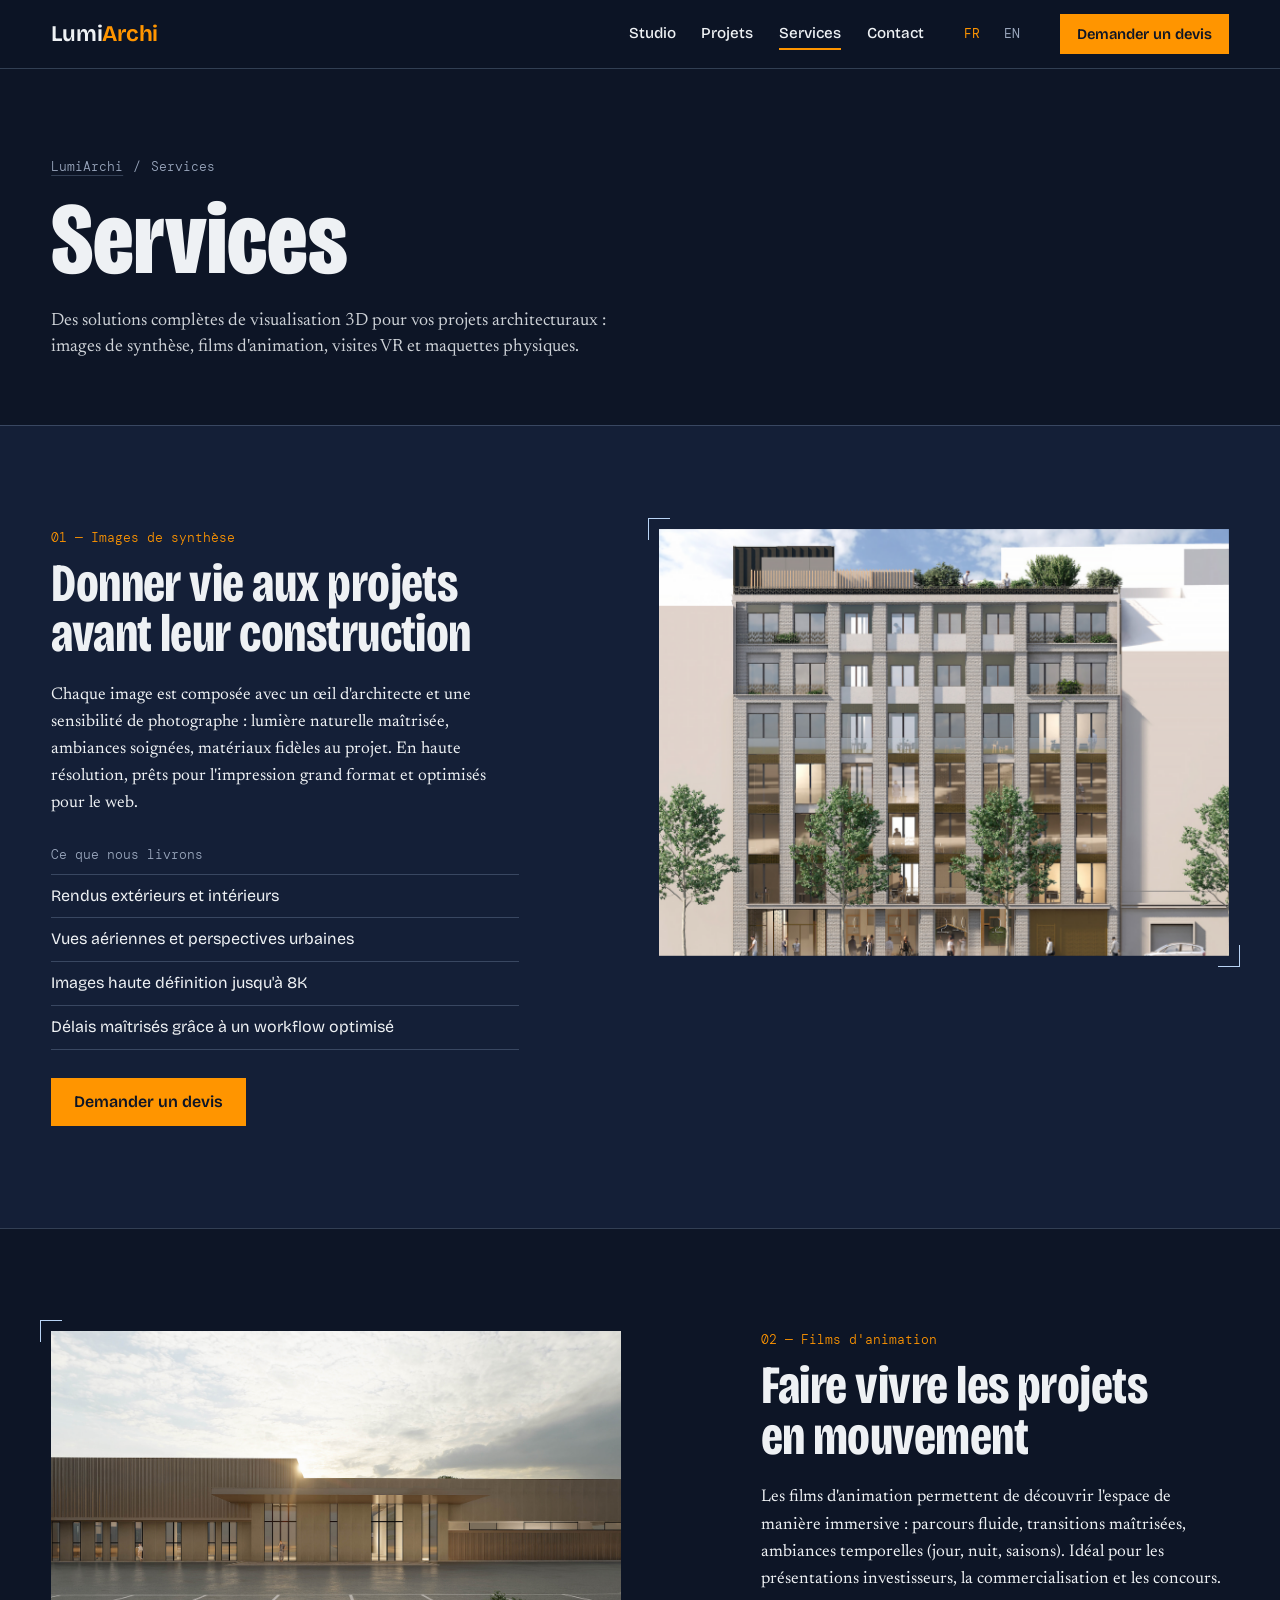
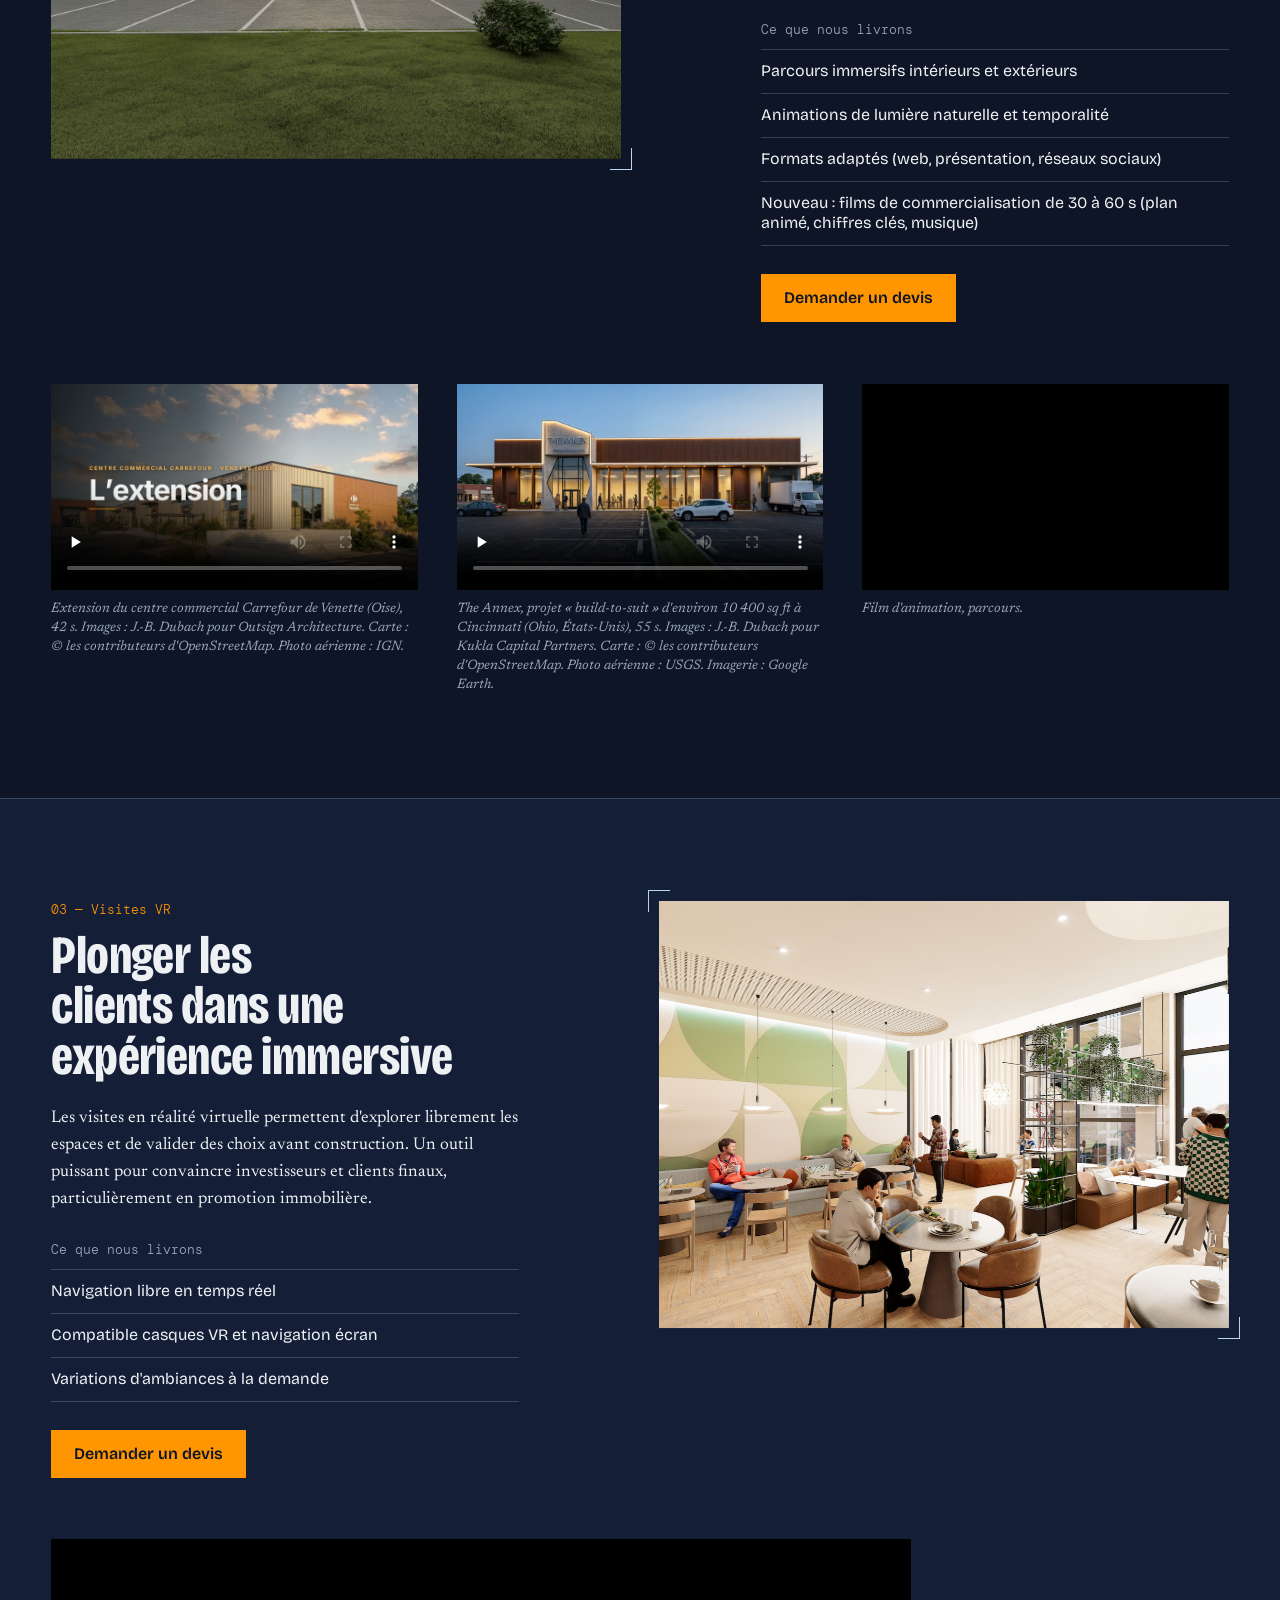
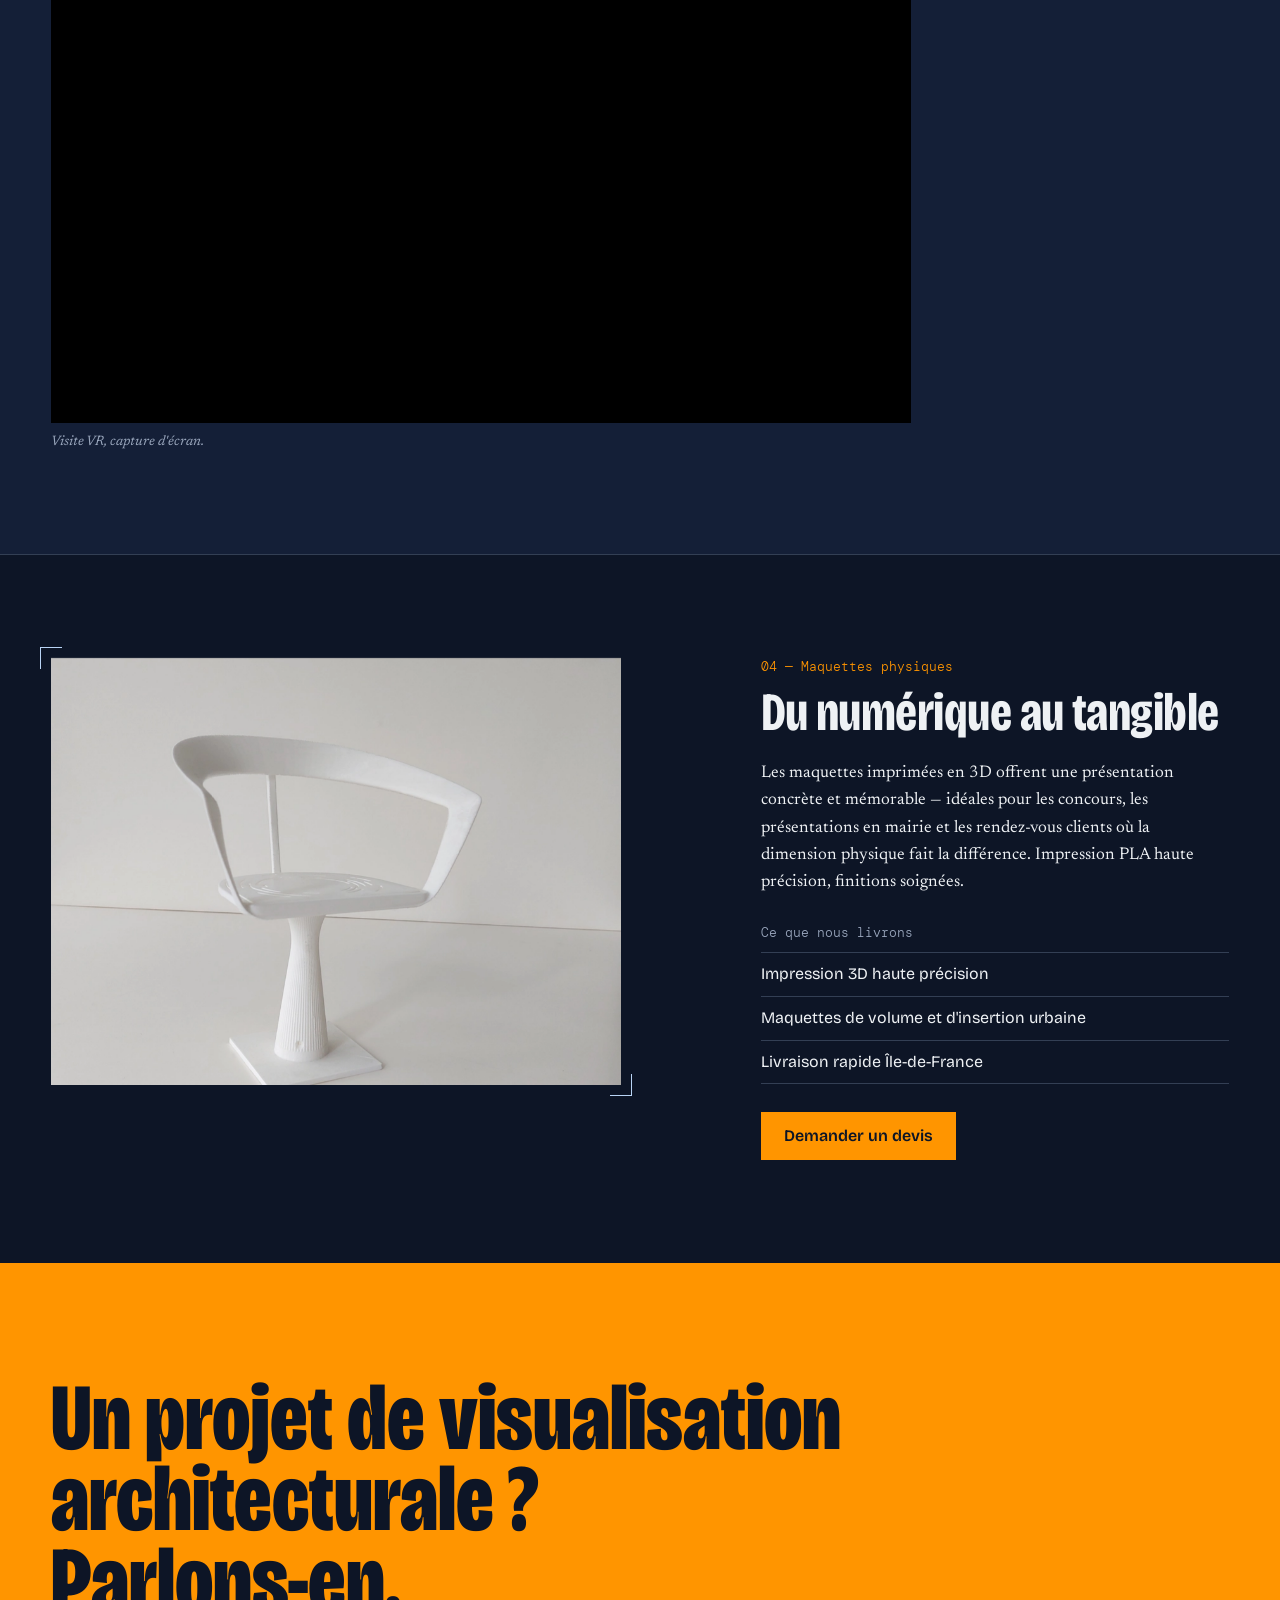
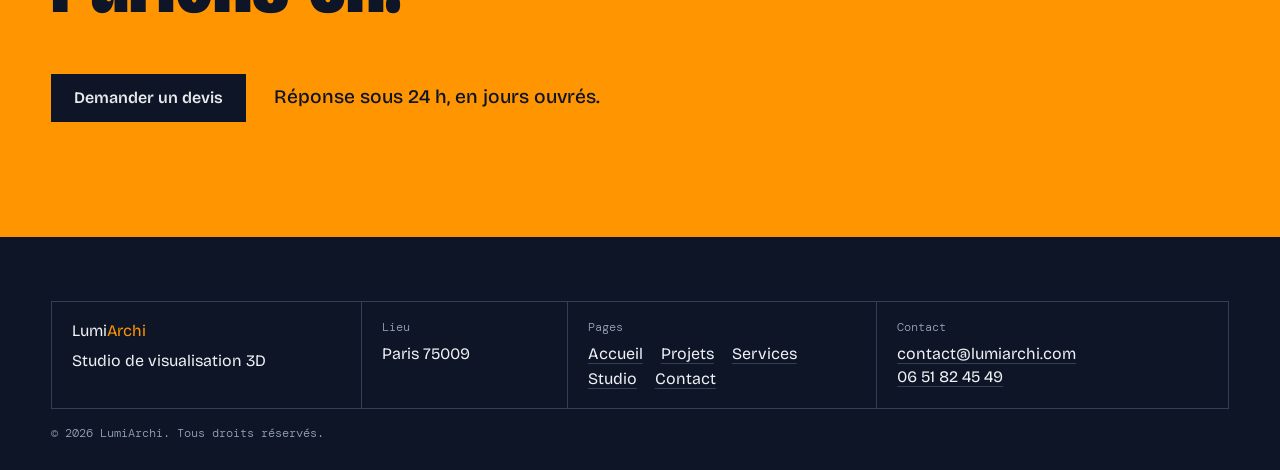
<file: services.html>
<!DOCTYPE html>
<html lang="fr">
<head>
<meta charset="utf-8">
<meta name="viewport" content="width=device-width,initial-scale=1,viewport-fit=cover">
<title>Services — LumiArchi | Visualisation 3D Architecturale</title>
<meta name="description" content="Rendus photoréalistes jusqu'à 8K, films d'animation 3D, visites VR et maquettes physiques. Studio LumiArchi, Paris 75009. Devis gratuit.">
<link rel="canonical" href="https://lumiarchi.com/services.html">
<meta property="og:title" content="Services — LumiArchi | Visualisation 3D Architecturale">
<meta property="og:description" content="Rendus photoréalistes jusqu'à 8K, films d'animation 3D, visites VR et maquettes physiques. Studio LumiArchi, Paris 75009. Devis gratuit.">
<meta property="og:type" content="website">
<meta property="og:url" content="https://lumiarchi.com/services.html">
<meta property="og:image" content="https://lumiarchi.com/images/pub--7.jpg">
<link rel="preconnect" href="https://fonts.googleapis.com">
<link rel="preconnect" href="https://fonts.gstatic.com" crossorigin>
<link rel="stylesheet" href="https://fonts.googleapis.com/css2?family=Bricolage+Grotesque:opsz,wdth,wght@12..96,75..100,200..800&family=DM+Mono:wght@300;400&family=Newsreader:ital,opsz,wght@0,6..72,200..800;1,6..72,200..800&display=swap">
<link rel="stylesheet" href="css/site.css">
</head>
<body>
<header class="nav" id="nav">
  <div class="wrap nav-in">
    <a class="logo" href="index.html" aria-label="LumiArchi, accueil">Lumi<span>Archi</span></a>
    <nav class="nav-links" aria-label="Pages">
      <a href="about.html" data-en="Studio">Studio</a>
      <a href="portfolio.html" data-en="Projects">Projets</a>
      <a href="services.html" aria-current="page" data-en="Services">Services</a>
      <a href="contact.html" data-en="Contact">Contact</a>
    </nav>
    <div class="lang" role="group" aria-label="Langue">
      <button type="button" data-lang="fr" aria-pressed="true">FR</button>
      <button type="button" data-lang="en" aria-pressed="false">EN</button>
    </div>
    <a class="btn btn-lum" href="contact.html" data-en="Request a quote">Demander un devis</a>
    <button class="menu-btn" id="menuBtn" type="button" aria-expanded="false" aria-controls="menu" data-en="Menu">Menu</button>
  </div>
</header>
<nav class="menu wrap" id="menu" aria-label="Menu" hidden>
  <a href="index.html" data-en="Home">Accueil</a>
  <a href="about.html" data-en="Studio">Studio</a>
  <a href="portfolio.html" data-en="Projects">Projets</a>
  <a href="services.html" aria-current="page" data-en="Services">Services</a>
  <a href="contact.html" data-en="Contact">Contact</a>
</nav>

<main>
<section class="tete">
  <div class="wrap">
    <p class="sur"><a href="index.html">LumiArchi</a><span aria-hidden="true">/</span><span data-en="Services">Services</span></p>
    <h1>Services</h1>
    <p class="chapo" data-en="Complete 3D visualization solutions for your architectural projects: still renders, animation films, VR tours and physical models.">Des solutions complètes de visualisation 3D pour vos projets architecturaux : images de synthèse, films d'animation, visites VR et maquettes physiques.</p>
  </div>
</section>
<section class="svc" id="synthese">
  <div class="wrap g12 svc-in">
    <div class="svc-media"><div class="im"><img src="images/ext--2.jpg" width="1200" height="900" loading="lazy" alt="Image de synthèse architecturale"></div></div>
    <div class="svc-txt">
      <p class="num">01 — <span data-en="Still renders">Images de synthèse</span></p>
      <h2 data-en="Bringing projects to life before they are built">Donner vie aux projets avant leur construction</h2>
      <p data-en="Each image is composed with an architect's eye and a photographer's sensibility: controlled natural light, refined moods, materials true to the project — in high resolution, ready for large-format print and optimized for the web.">Chaque image est composée avec un œil d'architecte et une sensibilité de photographe : lumière naturelle maîtrisée, ambiances soignées, matériaux fidèles au projet. En haute résolution, prêts pour l'impression grand format et optimisés pour le web.</p>
      <h3 data-en="Deliverables">Ce que nous livrons</h3>
      <ul>
          <li data-en="Exterior &amp; interior renders">Rendus extérieurs et intérieurs</li>
          <li data-en="Aerial views &amp; urban perspectives">Vues aériennes et perspectives urbaines</li>
          <li data-en="High-definition images up to 8K">Images haute définition jusqu'à 8K</li>
          <li data-en="Controlled deadlines via an optimized workflow">Délais maîtrisés grâce à un workflow optimisé</li>
      </ul>
      <a class="btn btn-lum" href="contact.html" data-en="Request a quote">Demander un devis</a>
    </div>
  </div>
</section>
<section class="svc" id="animation">
  <div class="wrap g12 svc-in">
    <div class="svc-media"><div class="im"><img src="images/pub--10.jpg" width="1200" height="900" loading="lazy" alt="Film d'animation 3D"></div></div>
    <div class="svc-txt">
      <p class="num">02 — <span data-en="Animation films">Films d'animation</span></p>
      <h2 data-en="Experiencing projects in motion">Faire vivre les projets en mouvement</h2>
      <p data-en="Animation films reveal space immersively: fluid camera paths, controlled transitions, temporal moods (day, night, seasons). Ideal for investor presentations, marketing and competitions.">Les films d'animation permettent de découvrir l'espace de manière immersive : parcours fluide, transitions maîtrisées, ambiances temporelles (jour, nuit, saisons). Idéal pour les présentations investisseurs, la commercialisation et les concours.</p>
      <h3 data-en="Deliverables">Ce que nous livrons</h3>
      <ul>
          <li data-en="Immersive interior &amp; exterior walkthroughs">Parcours immersifs intérieurs et extérieurs</li>
          <li data-en="Natural light &amp; time-of-day animation">Animations de lumière naturelle et temporalité</li>
          <li data-en="Formats adapted to web, presentation, social">Formats adaptés (web, présentation, réseaux sociaux)</li>
          <li data-en="New: 30 to 60-second marketing films (animated plan, key figures, music)">Nouveau : films de commercialisation de 30 à 60 s (plan animé, chiffres clés, musique)</li>
      </ul>
      <a class="btn btn-lum" href="contact.html" data-en="Request a quote">Demander un devis</a>
    </div>
    <div class="svc-films">
      <figure><div class="embed"><video controls playsinline preload="none" poster="images/venette-film-poster.jpg"><source src="video/venette-film-commercialisation.mp4" type="video/mp4"></video></div>
        <figcaption class="leg" data-en="Extension of the Carrefour shopping centre in Venette (Oise, France), 42 s. Renders: J.-B. Dubach for Outsign Architecture. Map: © OpenStreetMap contributors. Aerial photo: IGN.">Extension du centre commercial Carrefour de Venette (Oise), 42 s. Images : J.-B. Dubach pour Outsign Architecture. Carte : © les contributeurs d'OpenStreetMap. Photo aérienne : IGN.</figcaption></figure>
      <figure><div class="embed"><video controls playsinline preload="none" poster="images/annex-film-poster.jpg"><source src="video/annex-film-commercialisation.mp4" type="video/mp4"></video></div>
        <figcaption class="leg" data-en="The Annex, a build-to-suit project of about 10,400 sq ft in Cincinnati (Ohio, USA), 55 s. Renders: J.-B. Dubach for Kukla Capital Partners. Map: © OpenStreetMap contributors. Aerial photo: USGS. Imagery: Google Earth.">The Annex, projet « build-to-suit » d'environ 10 400 sq ft à Cincinnati (Ohio, États-Unis), 55 s. Images : J.-B. Dubach pour Kukla Capital Partners. Carte : © les contributeurs d'OpenStreetMap. Photo aérienne : USGS. Imagerie : Google Earth.</figcaption></figure>
      <figure><div class="embed"><iframe src="https://www.youtube.com/embed/f5tdY_WUPqM?rel=0&modestbranding=1" title="Film d'animation LumiArchi" loading="lazy" allowfullscreen></iframe></div>
        <figcaption class="leg" data-en="Animation film, walkthrough.">Film d'animation, parcours.</figcaption></figure>
    </div>
  </div>
</section>
<section class="svc" id="vr">
  <div class="wrap g12 svc-in">
    <div class="svc-media"><div class="im"><img src="images/int--1.jpg" width="1200" height="900" loading="lazy" alt="Visite VR architecturale"></div></div>
    <div class="svc-txt">
      <p class="num">03 — <span data-en="VR tours">Visites VR</span></p>
      <h2 data-en="Immersing clients in the experience">Plonger les clients dans une expérience immersive</h2>
      <p data-en="Virtual reality tours let clients freely explore spaces and validate choices before construction — a powerful tool to convince investors and end clients, especially for property development.">Les visites en réalité virtuelle permettent d'explorer librement les espaces et de valider des choix avant construction. Un outil puissant pour convaincre investisseurs et clients finaux, particulièrement en promotion immobilière.</p>
      <h3 data-en="Deliverables">Ce que nous livrons</h3>
      <ul>
          <li data-en="Free real-time navigation">Navigation libre en temps réel</li>
          <li data-en="Compatible with VR headsets &amp; screen">Compatible casques VR et navigation écran</li>
          <li data-en="Mood variations on demand">Variations d'ambiances à la demande</li>
      </ul>
      <a class="btn btn-lum" href="contact.html" data-en="Request a quote">Demander un devis</a>
    </div>
    <div class="svc-films un">
      <figure><div class="embed"><iframe src="https://www.youtube.com/embed/IwPqOGBFFkI?rel=0&modestbranding=1" title="Visite VR LumiArchi" loading="lazy" allowfullscreen></iframe></div>
        <figcaption class="leg" data-en="VR tour, screen capture.">Visite VR, capture d'écran.</figcaption></figure>
    </div>
  </div>
</section>
<section class="svc" id="maquettes">
  <div class="wrap g12 svc-in">
    <div class="svc-media"><div class="im"><img src="images/maquette-1.jpg" width="1200" height="900" loading="lazy" alt="Maquette physique imprimée en 3D"></div></div>
    <div class="svc-txt">
      <p class="num">04 — <span data-en="Physical models">Maquettes physiques</span></p>
      <h2 data-en="From digital to tangible">Du numérique au tangible</h2>
      <p data-en="3D-printed physical models offer a concrete, memorable presentation — ideal for competitions, town-hall meetings and client meetings where the physical dimension makes the difference. High-precision PLA printing, careful finishing.">Les maquettes imprimées en 3D offrent une présentation concrète et mémorable — idéales pour les concours, les présentations en mairie et les rendez-vous clients où la dimension physique fait la différence. Impression PLA haute précision, finitions soignées.</p>
      <h3 data-en="Deliverables">Ce que nous livrons</h3>
      <ul>
          <li data-en="High-precision 3D printing">Impression 3D haute précision</li>
          <li data-en="Volume &amp; urban insertion models">Maquettes de volume et d'insertion urbaine</li>
          <li data-en="Fast delivery in the Paris region">Livraison rapide Île-de-France</li>
      </ul>
      <a class="btn btn-lum" href="contact.html" data-en="Request a quote">Demander un devis</a>
    </div>
  </div>
</section>
</main>
<section class="appel">
  <div class="wrap">
    <h2><span data-en="An architectural visualization project?">Un projet de visualisation architecturale&nbsp;?</span> <span data-en="Let's talk.">Parlons-en.</span></h2>
    <div class="appel-bas">
      <a class="btn btn-encre" href="contact.html" data-en="Request a quote">Demander un devis</a>
      <p data-en="Reply within 24 hours on business days.">Réponse sous 24 h, en jours ouvrés.</p>
    </div>
  </div>
</section>
<footer class="pied">
  <div class="wrap">
    <div class="cartouche">
      <div><p class="logo">Lumi<span>Archi</span></p><p style="margin-top:8px" data-en="3D visualization studio">Studio de visualisation 3D</p></div>
      <div><small data-en="Location">Lieu</small><p>Paris 75009</p></div>
      <div><small>Pages</small>
        <ul>
          <li><a href="index.html" data-en="Home">Accueil</a></li>
          <li><a href="portfolio.html" data-en="Projects">Projets</a></li>
          <li><a href="services.html">Services</a></li>
          <li><a href="about.html">Studio</a></li>
          <li><a href="contact.html">Contact</a></li>
        </ul>
      </div>
      <div><small>Contact</small><p><a href="mailto:contact@lumiarchi.com">contact@lumiarchi.com</a><br><a href="tel:+33651824549">06 51 82 45 49</a></p></div>
    </div>
    <p class="droits">© 2026 LumiArchi. <span data-en="All rights reserved.">Tous droits réservés.</span></p>
  </div>
</footer>
<script src="js/site.js"></script>
</body>
</html>
</file>
<file: css/site.css>
/* LumiArchi — feuille commune aux pages intérieures (contact, studio, services, projets, fiche projet).
   Même planche d'architecte que l'accueil : nuit bleue, papier calque, orange LumiArchi, traits de cote.
   L'accueil (index.html) garde pour l'instant son style dans la page ; les jetons ci-dessous doivent rester identiques. */
:root{
  --nuit:#0d1526;
  --nuit-2:#141f37;
  --calque:#e7eaec;
  --encre:#0d1526;
  --encre-2:#46516a;
  --lumiere:#ff9500;
  --trait:#b9d4f5;
  --texte:#eef1f4;
  --sourdine:#9aa7bd;
  --ligne:color-mix(in srgb,var(--trait) 22%,transparent);
  --ligne-encre:color-mix(in srgb,var(--encre) 24%,transparent);
  --f-titre:"Bricolage Grotesque","Arial Narrow","Helvetica Neue",Arial,sans-serif;
  --f-texte:"Newsreader",Georgia,"Times New Roman",serif;
  --f-cote:"DM Mono",ui-monospace,"SFMono-Regular",Menlo,Consolas,monospace;
  --gut:clamp(16px,4vw,56px);
  --ease:cubic-bezier(.2,.7,.1,1);
  color-scheme:dark;
}
*,*::before,*::after{box-sizing:border-box}
[hidden]{display:none!important}
html{scroll-behavior:smooth;-webkit-text-size-adjust:100%}
body{margin:0;background:var(--nuit);color:var(--texte);font-family:var(--f-texte);font-size:1.0625rem;line-height:1.6;overflow-x:clip}
h1,h2,h3,p,ul,ol,dl,dd,figure{margin:0}
ul,ol{padding:0;list-style:none}
h1,h2,h3{text-wrap:balance}
a{color:inherit}
button{font:inherit;color:inherit}
img,video{display:block;max-width:100%}
:focus-visible{outline:2px solid var(--lumiere);outline-offset:3px}
[id]{scroll-margin-top:84px}
.wrap{max-width:1440px;margin-inline:auto;padding-left:max(var(--gut),env(safe-area-inset-left,0px));padding-right:max(var(--gut),env(safe-area-inset-right,0px))}
.vh{position:absolute;width:1px;height:1px;overflow:hidden;clip-path:inset(50%);white-space:nowrap}
.g12{display:grid;grid-template-columns:repeat(12,minmax(0,1fr));column-gap:clamp(20px,3vw,48px);row-gap:36px}

/* ---------- Boutons ---------- */
.btn{display:inline-flex;align-items:center;justify-content:center;min-height:48px;padding:0 22px;font:600 1rem/1 var(--f-titre);text-decoration:none;border:1px solid transparent;cursor:pointer;transition:background .25s,color .25s,border-color .25s}
.btn-lum{background:var(--lumiere);color:var(--encre)}
.btn-lum:hover{background:var(--texte)}
.btn-fil{border-color:color-mix(in srgb,var(--texte) 55%,transparent);color:var(--texte)}
.btn-fil:hover{border-color:var(--lumiere);color:var(--lumiere)}
.btn-encre{background:var(--encre);color:var(--calque)}
.btn-encre:hover{background:var(--nuit-2)}
.lien{display:inline-block;font:600 1rem/1.2 var(--f-titre);text-decoration:underline;text-decoration-thickness:2px;text-underline-offset:6px;text-decoration-color:var(--lumiere)}
.lien:hover{text-decoration-color:currentColor}
.etiq{display:inline-block;padding:5px 10px;background:var(--lumiere);color:var(--encre);font:400 .8rem/1 var(--f-cote)}

/* ---------- Navigation ---------- */
.nav{position:fixed;inset:0 0 auto;z-index:50;padding-top:env(safe-area-inset-top,0px);background:color-mix(in srgb,var(--nuit) 96%,transparent);backdrop-filter:blur(10px);-webkit-backdrop-filter:blur(10px);border-bottom:1px solid var(--ligne)}
.nav-in{display:flex;align-items:center;gap:clamp(14px,2.2vw,30px);height:68px}
.logo{font:650 1.4rem/1 var(--f-titre);letter-spacing:-.01em;text-decoration:none;color:var(--texte)}
.logo span{color:var(--lumiere)}
.nav-links{display:flex;gap:clamp(16px,2vw,28px);margin-left:auto}
.nav-links a{position:relative;padding:10px 0;font:500 .95rem/1 var(--f-titre);text-decoration:none;color:var(--texte)}
.nav-links a::after{content:"";position:absolute;left:0;right:0;bottom:2px;height:2px;background:var(--lumiere);transform:scaleX(0);transform-origin:left;transition:transform .35s var(--ease)}
.nav-links a:hover::after,.nav-links a:focus-visible::after,.nav-links a[aria-current="page"]::after{transform:scaleX(1)}
.lang{display:flex}
.lang button{min-width:40px;min-height:44px;background:none;border:0;cursor:pointer;font:400 .8rem/1 var(--f-cote);color:var(--sourdine)}
.lang button[aria-pressed="true"]{color:var(--lumiere)}
.nav .btn{min-height:40px;padding:0 16px;font-size:.92rem}
.menu-btn{display:none;min-height:44px;padding:0 4px;background:none;border:0;cursor:pointer;font:500 .95rem/1 var(--f-titre)}
.menu{position:fixed;inset:0;z-index:49;background:var(--nuit);display:flex;flex-direction:column;justify-content:center;gap:6px;padding-top:68px}
.menu a{font:700 condensed clamp(2.2rem,11vw,3.6rem)/1.05 var(--f-titre);text-decoration:none;padding:6px 0}
.menu a:active,.menu a[aria-current="page"]{color:var(--lumiere)}
@media (max-width:900px){
  .nav-links,.nav .btn{display:none}
  .lang{margin-left:auto}
  .menu-btn{display:inline-flex;align-items:center}
}

/* ---------- Tête de page ---------- */
.tete{padding-top:calc(68px + env(safe-area-inset-top,0px) + clamp(44px,7vw,110px));padding-bottom:clamp(36px,5vw,72px)}
.sur{display:flex;flex-wrap:wrap;gap:4px 10px;margin-bottom:20px;font:300 .8rem/1.4 var(--f-cote);color:var(--sourdine)}
.sur a{text-underline-offset:4px;text-decoration-color:var(--ligne)}
.sur a:hover{color:var(--texte);text-decoration-color:var(--lumiere)}
.tete h1{font:800 condensed clamp(2.7rem,8vw,7rem)/.86 var(--f-titre);letter-spacing:0;max-width:16ch}
.tete h1.long{font:600 condensed clamp(2rem,4.8vw,4.4rem)/1 var(--f-titre);letter-spacing:-.012em;max-width:24ch}
.tete .cpt{font:300 .8rem/1 var(--f-cote);color:var(--sourdine);margin-left:14px;vertical-align:.9em;font-variant-numeric:tabular-nums}
.chapo{margin-top:24px;max-width:38rem;font-size:clamp(1.05rem,1.4vw,1.25rem);line-height:1.5;color:color-mix(in srgb,var(--texte) 86%,transparent)}
.tete-bas{display:flex;flex-wrap:wrap;align-items:flex-end;justify-content:space-between;gap:18px 40px}

/* ---------- Bandes ---------- */
.bande{padding-block:clamp(56px,8vw,120px)}
.calque{background:var(--calque);color:var(--encre)}
.calque :focus-visible{outline-color:var(--encre)}
.nuit2{background:var(--nuit-2)}

/* ---------- Filtres (projets) ---------- */
.filtres{display:flex;flex-wrap:wrap;gap:0 24px}
.filtres button{position:relative;min-height:44px;padding:0;background:none;border:0;cursor:pointer;font:400 1rem/1 var(--f-titre);color:var(--sourdine);transition:color .25s}
.filtres button::after{content:"";position:absolute;left:0;right:0;bottom:8px;height:2px;background:var(--lumiere);transform:scaleX(0);transform-origin:left;transition:transform .35s var(--ease)}
.filtres button:hover,.filtres button[aria-pressed="true"]{color:var(--texte)}
.filtres button[aria-pressed="true"]::after{transform:scaleX(1)}

/* ---------- Grille de projets ---------- */
.pgrid{display:grid;grid-template-columns:repeat(3,minmax(0,1fr));gap:clamp(30px,3.6vw,56px) clamp(20px,3vw,48px);padding-bottom:clamp(64px,9vw,130px)}
.carte{display:block;text-decoration:none;min-width:0}
.carte.off{display:none}
.carte .ph{display:block;position:relative;aspect-ratio:3/2;overflow:hidden;background:var(--nuit-2)}
.carte img{width:100%;height:100%;object-fit:cover;transition:transform 1s var(--ease)}
.carte .ph::after{content:"";position:absolute;left:0;right:0;bottom:0;height:3px;background:var(--lumiere);transform:scaleX(0);transform-origin:left;transition:transform .5s var(--ease)}
.carte .t{display:block;margin-top:14px;font:600 condensed clamp(1.3rem,1.9vw,1.6rem)/1.1 var(--f-titre);letter-spacing:-.005em}
.carte .p{display:block;margin-top:4px;font-style:italic;font-size:.95rem;line-height:1.35;color:var(--sourdine)}
.carte .s{display:block;margin-top:6px;font:300 .8rem/1.35 var(--f-cote);font-variant-numeric:tabular-nums;color:var(--sourdine)}
@media (hover:hover){
  .carte:hover img{transform:scale(1.045)}
  .carte:hover .ph::after{transform:scaleX(1)}
}
.carte:focus-visible .ph::after{transform:scaleX(1)}
@media (max-width:900px){.pgrid{grid-template-columns:repeat(2,minmax(0,1fr))}}
@media (max-width:560px){.pgrid{grid-template-columns:minmax(0,1fr)}}

/* ---------- Fiche projet ---------- */
.proj{align-items:start;padding-bottom:clamp(56px,8vw,110px)}
.proj-gal{grid-column:1/span 8;min-width:0}
.proj-info{grid-column:9/span 4;position:sticky;top:96px;min-width:0}
.proj-main{background:var(--nuit-2)}
.proj-main button{display:block;width:100%;padding:0;border:0;background:none;cursor:zoom-in}
.proj-main img{width:100%;height:auto;max-height:78vh;object-fit:contain}
.vignettes{display:flex;flex-wrap:wrap;gap:8px;margin-top:8px}
.vignettes button{width:clamp(72px,9vw,116px);aspect-ratio:3/2;padding:0;border:0;background:var(--nuit-2);cursor:pointer;opacity:.5;transition:opacity .25s}
.vignettes button:hover,.vignettes button[aria-current="true"]{opacity:1}
.vignettes button[aria-current="true"]{outline:2px solid var(--lumiere);outline-offset:-2px}
.vignettes img{width:100%;height:100%;object-fit:cover}
.indice{margin-top:10px;font:300 .8rem/1.4 var(--f-cote);color:var(--sourdine)}
.proj-film{margin-top:clamp(28px,4vw,48px)}
.proj-film h2{margin-bottom:12px;font:300 .8rem/1.4 var(--f-cote);color:var(--sourdine)}
.proj-info h1{margin:16px 0 22px;font:700 condensed clamp(2rem,3.6vw,3.3rem)/.96 var(--f-titre);letter-spacing:-.01em}
.fiche{border-top:1px solid var(--ligne)}
.fiche div{display:grid;grid-template-columns:6.5rem minmax(0,1fr);gap:4px 16px;align-items:baseline;padding:13px 0;border-bottom:1px solid var(--ligne)}
.fiche dt{font:300 .8rem/1.4 var(--f-cote);color:var(--sourdine)}
.fiche dd{font:500 1.05rem/1.3 var(--f-titre)}
.proj-desc{margin-top:20px;color:color-mix(in srgb,var(--texte) 88%,transparent)}
.proj-info .btn{margin-top:26px}
.suite{display:flex;justify-content:space-between;gap:20px;border-top:1px solid var(--ligne);padding-block:26px clamp(56px,8vw,110px)}
.suite a{display:grid;gap:4px;max-width:46%;text-decoration:none}
.suite a:last-child{text-align:right;margin-left:auto}
.suite small{font:300 .8rem/1.3 var(--f-cote);color:var(--sourdine)}
.suite b{font:600 condensed clamp(1.2rem,2.2vw,1.9rem)/1.1 var(--f-titre)}
.suite a:hover b{color:var(--lumiere)}
@media (max-width:900px){
  .proj-gal,.proj-info{grid-column:1/-1}
  .proj-info{position:static}
}
.lb{width:100vw;height:100dvh;max-width:none;max-height:none;margin:0;padding:0;border:0;background:color-mix(in srgb,var(--nuit) 97%,transparent);color:var(--texte)}
.lb::backdrop{background:var(--nuit)}
.lb[open]{display:grid;place-items:center}
.lb img{max-width:94vw;max-height:86dvh;object-fit:contain}
.lb button{position:absolute;min-width:48px;min-height:48px;background:none;border:0;cursor:pointer;font:500 1rem/1 var(--f-titre)}
.lb .lb-x{right:14px;top:10px}
.lb .lb-p,.lb .lb-n{top:50%;transform:translateY(-50%);font-size:2rem}
.lb .lb-p{left:8px}.lb .lb-n{right:8px}
.lb .lb-c{position:absolute;left:0;right:0;bottom:14px;text-align:center;font:300 .8rem/1.3 var(--f-cote);color:var(--sourdine);font-variant-numeric:tabular-nums}

/* ---------- Services ---------- */
.svc{padding-block:clamp(56px,8vw,120px);border-top:1px solid var(--ligne)}
.svc:nth-of-type(even){background:var(--nuit-2)}
.svc-in{align-items:start}
.svc-media{grid-column:1/span 6;grid-row:1;position:sticky;top:96px;min-width:0}
.svc-txt{grid-column:8/span 5;grid-row:1;min-width:0}
.svc:nth-of-type(even) .svc-media{grid-column:7/span 6}
.svc:nth-of-type(even) .svc-txt{grid-column:1/span 5}
.svc-media .im{position:relative}
.svc-media .im::before,.svc-media .im::after{content:"";position:absolute;width:22px;height:22px;border:1px solid var(--trait);pointer-events:none}
.svc-media .im::before{left:-11px;top:-11px;border-right:0;border-bottom:0}
.svc-media .im::after{right:-11px;bottom:-11px;border-left:0;border-top:0}
.svc-media img{width:100%;height:auto;aspect-ratio:4/3;object-fit:cover}
.svc .num{font:300 .8rem/1.4 var(--f-cote);color:var(--lumiere)}
.svc h2{margin:12px 0 22px;font:700 condensed clamp(2rem,4.2vw,3.8rem)/.94 var(--f-titre);letter-spacing:-.01em}
.svc h3{margin:28px 0 10px;font:300 .8rem/1.4 var(--f-cote);color:var(--sourdine)}
.svc p{max-width:34rem}
.svc ul{border-top:1px solid var(--ligne)}
.svc li{padding:11px 0;border-bottom:1px solid var(--ligne);font:400 1rem/1.3 var(--f-titre)}
.svc .btn{margin-top:28px}
.svc-films{grid-column:1/-1;display:grid;grid-template-columns:repeat(3,minmax(0,1fr));gap:clamp(20px,3vw,40px);margin-top:clamp(12px,2vw,28px)}
.svc-films.un{grid-template-columns:minmax(0,1fr);max-width:860px}
.embed{position:relative;aspect-ratio:16/9;background:#000;overflow:hidden}
.embed video,.embed iframe{position:absolute;inset:0;width:100%;height:100%;border:0}
.leg{margin-top:10px;font-style:italic;font-size:.85rem;line-height:1.4;color:var(--sourdine)}
@media (max-width:900px){
  .svc-media,.svc-txt,.svc:nth-of-type(even) .svc-media,.svc:nth-of-type(even) .svc-txt{grid-column:1/-1;grid-row:auto;position:static}
  .svc-media{padding-inline:11px}
  .svc-films{grid-template-columns:minmax(0,1fr)}
}

/* ---------- Studio (à propos) ---------- */
.rang{padding-block:clamp(30px,4.4vw,60px);border-top:1px solid var(--encre)}
.rang h2{grid-column:1/span 4;font:700 condensed clamp(1.9rem,3.6vw,3.2rem)/.96 var(--f-titre);letter-spacing:-.01em}
.rang h2 small{display:block;margin-bottom:12px;font:400 .8rem/1.4 var(--f-cote);letter-spacing:0;color:var(--encre-2)}
.rang .tx{grid-column:6/span 7;display:grid;gap:16px;font-size:1.1rem;color:color-mix(in srgb,var(--encre) 88%,transparent)}
.faits{display:grid;grid-template-columns:repeat(3,minmax(0,1fr));gap:clamp(18px,3vw,40px);margin-bottom:clamp(44px,6vw,84px)}
.faits li{position:relative;padding-top:16px;border-top:1px solid var(--encre)}
.faits li::before,.faits li::after{content:"";position:absolute;top:-5px;width:1px;height:9px;background:var(--encre)}
.faits li::before{left:0}.faits li::after{right:0}
.faits b{display:block;font:700 condensed clamp(1.7rem,3vw,2.6rem)/1 var(--f-titre)}
.faits span{display:block;margin-top:6px;font-style:italic;font-size:.95rem;line-height:1.35;color:var(--encre-2)}
.cadre{margin-top:clamp(40px,6vw,80px)}
.cadre .im{position:relative}
.cadre .im::before,.cadre .im::after{content:"";position:absolute;width:22px;height:22px;border:1px solid var(--encre);pointer-events:none}
.cadre .im::before{left:-11px;top:-11px;border-right:0;border-bottom:0}
.cadre .im::after{right:-11px;bottom:-11px;border-left:0;border-top:0}
.cadre img{width:100%;height:auto;aspect-ratio:16/8;object-fit:cover}
.cadre figcaption{margin-top:14px;font-style:italic;font-size:.85rem;line-height:1.35;color:var(--encre-2)}
@media (max-width:820px){
  .rang h2,.rang .tx{grid-column:1/-1}
  .rang{row-gap:18px}
  .cadre{padding-inline:11px}
}
@media (max-width:640px){.faits{grid-template-columns:minmax(0,1fr)}}

/* ---------- Contact : coordonnées et formulaire ---------- */
.contact-g{align-items:start}
.contact-g .coord{grid-column:1/span 6}
.contact-g form{grid-column:8/span 5}
.contact-g .coord dd{font-size:clamp(1.05rem,1.5vw,1.35rem)}
.coord{border-top:1px solid var(--encre)}
.coord div{display:grid;grid-template-columns:7rem minmax(0,1fr) auto;gap:6px 16px;align-items:baseline;padding:14px 0;border-bottom:1px solid var(--encre)}
.coord dt{font:400 .8rem/1.4 var(--f-cote)}
.coord dd{font:600 clamp(1.1rem,1.9vw,1.5rem)/1.2 var(--f-titre);overflow-wrap:anywhere}
.coord dd a{text-decoration:none}
.coord dd a:hover{text-decoration:underline;text-underline-offset:5px}
.copie{min-height:44px;padding:0 2px;background:none;border:0;cursor:pointer;font:400 .8rem/1 var(--f-cote);text-decoration:underline;text-underline-offset:4px}
.form{display:grid;gap:24px}
.form .deux{display:grid;grid-template-columns:repeat(2,minmax(0,1fr));gap:24px}
.champ{display:grid;gap:6px}
.champ label{font:400 .8rem/1.4 var(--f-cote)}
.champ input,.champ textarea{width:100%;padding:10px 0;background:none;border:0;border-bottom:1px solid var(--encre);border-radius:0;font:400 1.15rem/1.4 var(--f-texte);color:inherit}
.champ textarea{min-height:10rem;padding:12px;border:1px solid var(--encre);resize:vertical}
.champ input:focus-visible,.champ textarea:focus-visible{outline:2px solid var(--encre);outline-offset:2px}
.form-pied{display:flex;flex-wrap:wrap;align-items:center;gap:14px 24px}
.form-pied p{font-size:.92rem;color:var(--encre-2)}
@media (max-width:900px){.contact-g .coord,.contact-g form{grid-column:1/-1}}
@media (max-width:480px){
  .coord div{grid-template-columns:minmax(0,1fr) auto}.coord dt{grid-column:1/-1}
  .form .deux{grid-template-columns:minmax(0,1fr)}
}

/* ---------- Bande d'appel (orange) ---------- */
.appel{background:var(--lumiere);color:var(--encre);padding-block:clamp(64px,9vw,130px)}
.appel :focus-visible{outline-color:var(--encre)}
.appel h2{font:800 condensed clamp(2.4rem,7.4vw,6.6rem)/.86 var(--f-titre);max-width:21ch}
.appel h2 span{display:block}
.appel-bas{display:flex;flex-wrap:wrap;align-items:center;gap:16px 28px;margin-top:clamp(28px,4vw,52px)}
.appel-bas p{font:500 1.2rem/1.3 var(--f-titre)}

/* ---------- Cartouche ---------- */
.pied{background:var(--nuit);padding-block:clamp(36px,5vw,64px) 28px}
.cartouche{display:grid;grid-template-columns:1.5fr 1fr 1.5fr 1.7fr;border:1px solid var(--ligne)}
.cartouche>div{padding:18px 20px;border-right:1px solid var(--ligne);min-width:0}
.cartouche>div:last-child{border-right:0}
.cartouche small{display:block;margin-bottom:8px;font:300 .75rem/1.3 var(--f-cote);color:var(--sourdine)}
.cartouche p,.cartouche li{font:400 1rem/1.4 var(--f-titre);overflow-wrap:anywhere}
.cartouche ul{display:flex;flex-wrap:wrap;gap:2px 18px}
.cartouche a{text-underline-offset:4px;text-decoration-color:var(--ligne)}
.cartouche a:hover{text-decoration-color:var(--lumiere)}
.droits{margin-top:16px;font:300 .75rem/1.4 var(--f-cote);color:var(--sourdine)}
@media (max-width:900px){.cartouche{grid-template-columns:repeat(2,minmax(0,1fr))}.cartouche>div:nth-child(2){border-right:0}.cartouche>div:nth-child(-n+2){border-bottom:1px solid var(--ligne)}}
@media (max-width:520px){.cartouche{grid-template-columns:minmax(0,1fr)}.cartouche>div{border-right:0;border-bottom:1px solid var(--ligne)}.cartouche>div:last-child{border-bottom:0}}

@media (prefers-reduced-motion:reduce){
  html{scroll-behavior:auto}
  *,*::before,*::after{animation-duration:.01ms!important;transition-duration:.01ms!important;transition-delay:0s!important}
}
</file>
